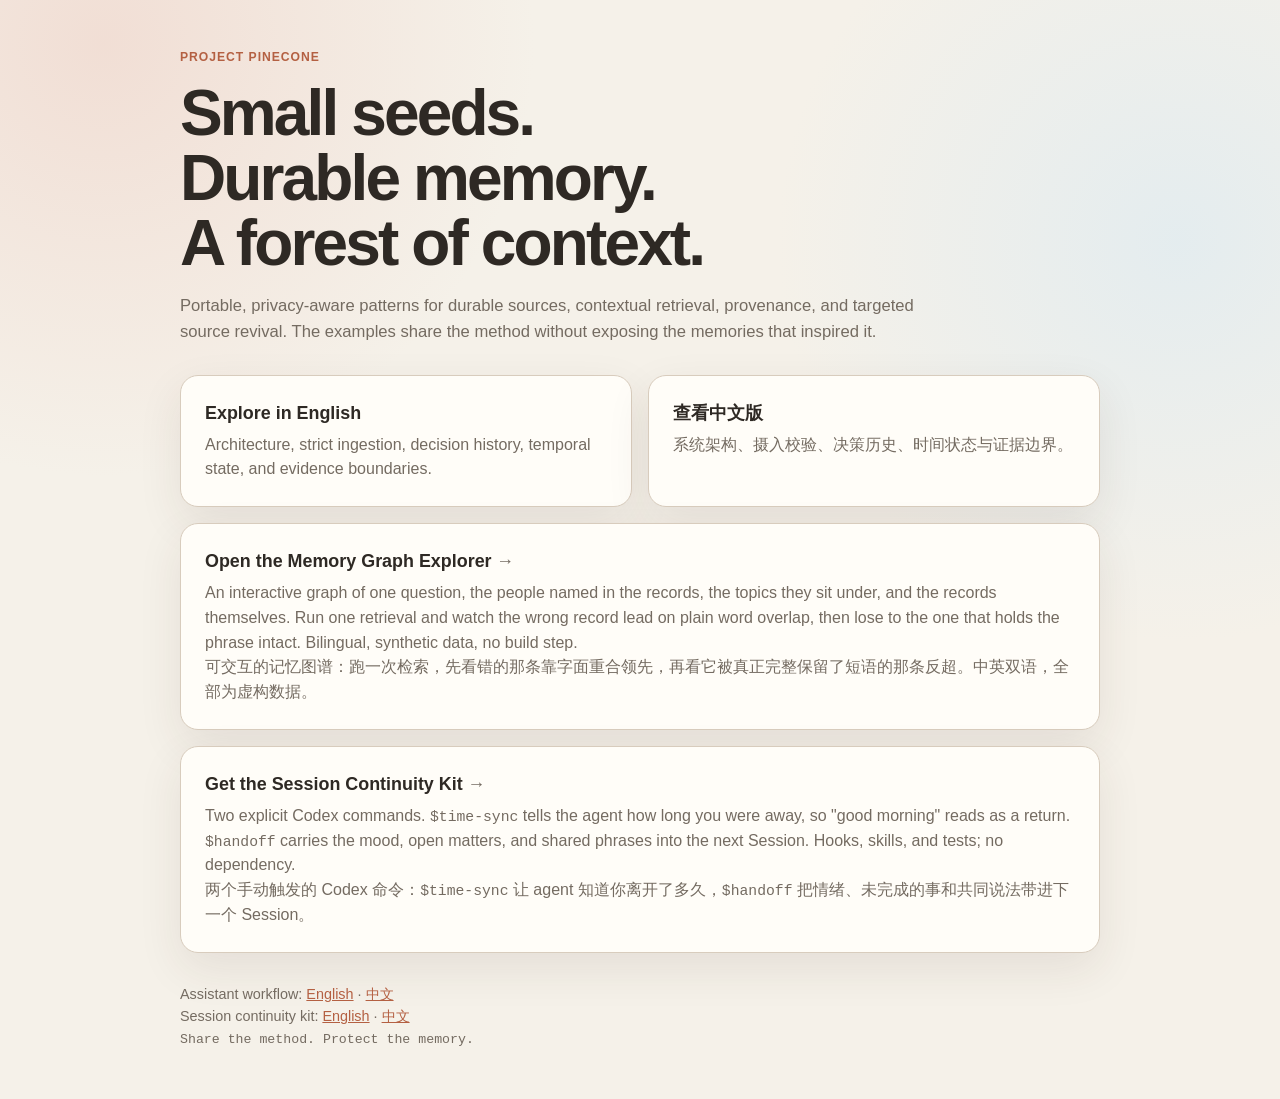
<file: index.html>
<!doctype html>
<html lang="en">
<head>
  <meta charset="utf-8">
  <meta name="viewport" content="width=device-width, initial-scale=1">
  <meta name="description" content="Project Pinecone: durable memory, contextual retrieval, and explainable recall.">
  <title>Project Pinecone</title>
  <link rel="stylesheet" href="docs/architecture.css">
</head>
<body>
  <main class="landing">
    <div class="landing-inner">
      <div class="eyebrow">Project Pinecone</div>
      <h1>Small seeds.<br>Durable memory.<br>A forest of context.</h1>
      <p>Portable, privacy-aware patterns for durable sources, contextual retrieval, provenance, and targeted source revival. The examples share the method without exposing the memories that inspired it.</p>
      <div class="choices" aria-label="Architecture languages">
        <a class="choice" href="docs/memory-system-architecture.en.html">
          <strong>Explore in English</strong>
          <span>Architecture, strict ingestion, decision history, temporal state, and evidence boundaries.</span>
        </a>
        <a class="choice" href="docs/memory-system-architecture.zh.html" lang="zh-CN">
          <strong>查看中文版</strong>
          <span>系统架构、摄入校验、决策历史、时间状态与证据边界。</span>
        </a>
      </div>
      <div class="choices single" aria-label="Interactive demo">
        <a class="choice" href="docs/memory-graph-explorer.html">
          <strong>Open the Memory Graph Explorer <span aria-hidden="true">&rarr;</span></strong>
          <span>An interactive graph of one question, the people named in the records, the topics they sit under, and the records themselves. Run one retrieval and watch the wrong record lead on plain word overlap, then lose to the one that holds the phrase intact. Bilingual, synthetic data, no build step.<br><span lang="zh-CN">可交互的记忆图谱：跑一次检索，先看错的那条靠字面重合领先，再看它被真正完整保留了短语的那条反超。中英双语，全部为虚构数据。</span></span>
        </a>
      </div>
      <div class="choices single" aria-label="Session continuity kit">
        <a class="choice" href="docs/session-continuity.en.html">
          <strong>Get the Session Continuity Kit <span aria-hidden="true">&rarr;</span></strong>
          <span>Two explicit Codex commands. <span class="mono">$time-sync</span> tells the agent how long you were away, so "good morning" reads as a return. <span class="mono">$handoff</span> carries the mood, open matters, and shared phrases into the next Session. Hooks, skills, and tests; no dependency.<br><span lang="zh-CN">两个手动触发的 Codex 命令：<span class="mono">$time-sync</span> 让 agent 知道你离开了多久，<span class="mono">$handoff</span> 把情绪、未完成的事和共同说法带进下一个 Session。</span></span>
        </a>
      </div>
      <div class="resources">
        Assistant workflow:
        <a href="docs/assistant-memory-workflow.en.md">English</a>
        ·
        <a href="docs/assistant-memory-workflow.zh.md" lang="zh-CN">中文</a>
        <br>
        Session continuity kit:
        <a href="docs/session-continuity.en.html">English</a>
        ·
        <a href="docs/session-continuity.zh.html" lang="zh-CN">中文</a>
        <br>
        <span class="mono">Share the method. Protect the memory.</span>
      </div>
    </div>
  </main>
</body>
</html>
</file>
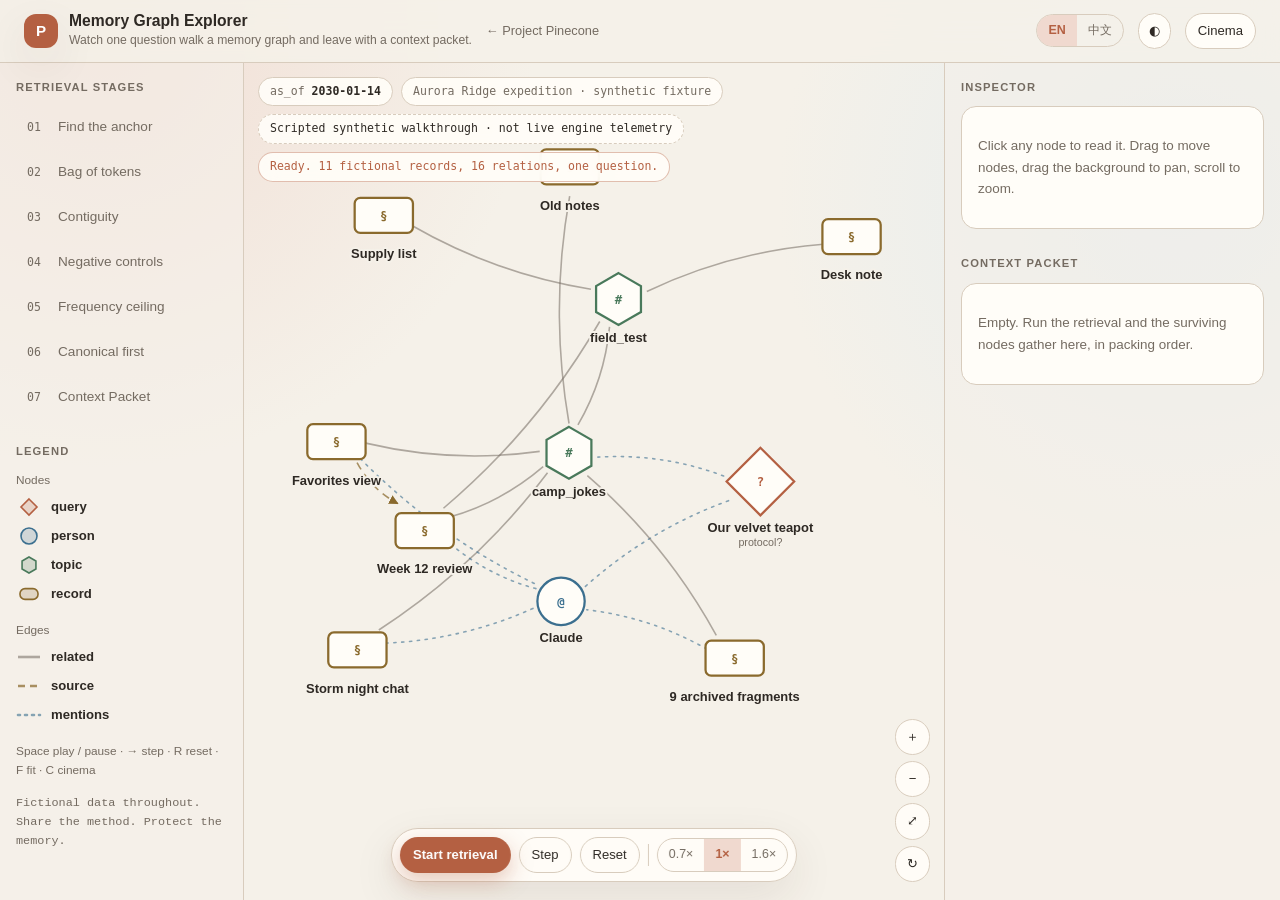
<file: docs/memory-graph-explorer.html>
<!doctype html>
<html lang="en">
<head>
  <meta charset="utf-8">
  <meta name="viewport" content="width=device-width, initial-scale=1">
  <meta name="description" content="An interactive memory graph: one question walks a graph of records, topics and people, and leaves with a context packet.">
  <title>Project Pinecone · Memory Graph Explorer</title>
  <link rel="stylesheet" href="architecture.css">
  <link rel="stylesheet" href="graph.css">
</head>
<body class="explorer">
  <div class="app">
    <header class="topbar">
      <div class="brand">
        <div class="brand-mark" aria-hidden="true">P</div>
        <div><strong id="ui-title">Memory Graph Explorer</strong><span id="ui-sub"></span></div>
      </div>
      <a class="back" href="../index.html" id="ui-back">← Project Pinecone</a>
      <div class="spacer"></div>
      <div class="seg" id="lang-seg" aria-label="Language">
        <button type="button" data-lang="en">EN</button>
        <button type="button" data-lang="zh" lang="zh-CN">中文</button>
      </div>
      <button type="button" class="btn icon" id="theme-btn" title="Light / dark" aria-label="Light or dark theme">◐</button>
      <button type="button" class="btn" id="cinema-btn" aria-pressed="false"><span id="ui-cinema">Cinema</span></button>
    </header>

    <div class="body">
      <aside class="rail" aria-label="Stages and legend">
        <div class="panel">
          <h2 class="panel-title" id="ui-stages">Retrieval stages</h2>
          <div class="stage-list" id="stage-list"></div>
        </div>
        <div class="panel">
          <h2 class="panel-title" id="ui-legend">Legend</h2>
          <div id="legend"></div>
          <p class="hint" id="ui-kbd"></p>
          <p class="hint mono" id="footer-note"></p>
        </div>
      </aside>

      <div class="stage-wrap" id="stage-wrap">
        <svg class="stage" id="stage" role="application" aria-label="Memory graph"></svg>

        <div class="overlay hud">
          <span class="chip" id="asof-chip"></span>
          <span class="chip" id="world-chip"></span>
          <span class="chip disclosure" id="demo-chip"></span>
          <span class="chip stat" id="stat-chip"></span>
        </div>

        <div class="overlay caption">
          <div class="caption-card" id="caption" role="status" aria-live="polite">
            <div class="head"><span id="cap-n">01</span><span id="cap-name"></span></div>
            <p id="cap-note"></p>
          </div>
        </div>

        <div class="overlay dock">
          <button type="button" class="btn primary" id="play"><span id="ui-play">Start retrieval</span></button>
          <button type="button" class="btn ghost" id="step"><span id="ui-step">Step</span></button>
          <button type="button" class="btn ghost" id="reset"><span id="ui-reset">Reset</span></button>
          <span class="sep" aria-hidden="true"></span>
          <div class="seg" id="speed-seg" aria-label="Speed">
            <button type="button" data-speed="0.7">0.7×</button>
            <button type="button" data-speed="1">1×</button>
            <button type="button" data-speed="1.6">1.6×</button>
          </div>
        </div>

        <div class="overlay zoomers">
          <button type="button" class="btn icon" id="zoom-in">＋</button>
          <button type="button" class="btn icon" id="zoom-out">−</button>
          <button type="button" class="btn icon" id="fit">⤢</button>
          <button type="button" class="btn icon" id="relayout">↻</button>
        </div>
      </div>

      <aside class="aside" aria-label="Inspector and context packet">
        <div class="panel">
          <h2 class="panel-title" id="ui-inspector">Inspector</h2>
          <div class="card2" id="inspector"></div>
        </div>
        <div class="panel">
          <h2 class="panel-title" id="ui-packet">Context Packet</h2>
          <div class="card2" id="packet"></div>
        </div>
      </aside>
    </div>
  </div>

  <script src="graph-data.js"></script>
  <script src="graph-explorer.js"></script>
</body>
</html>
</file>
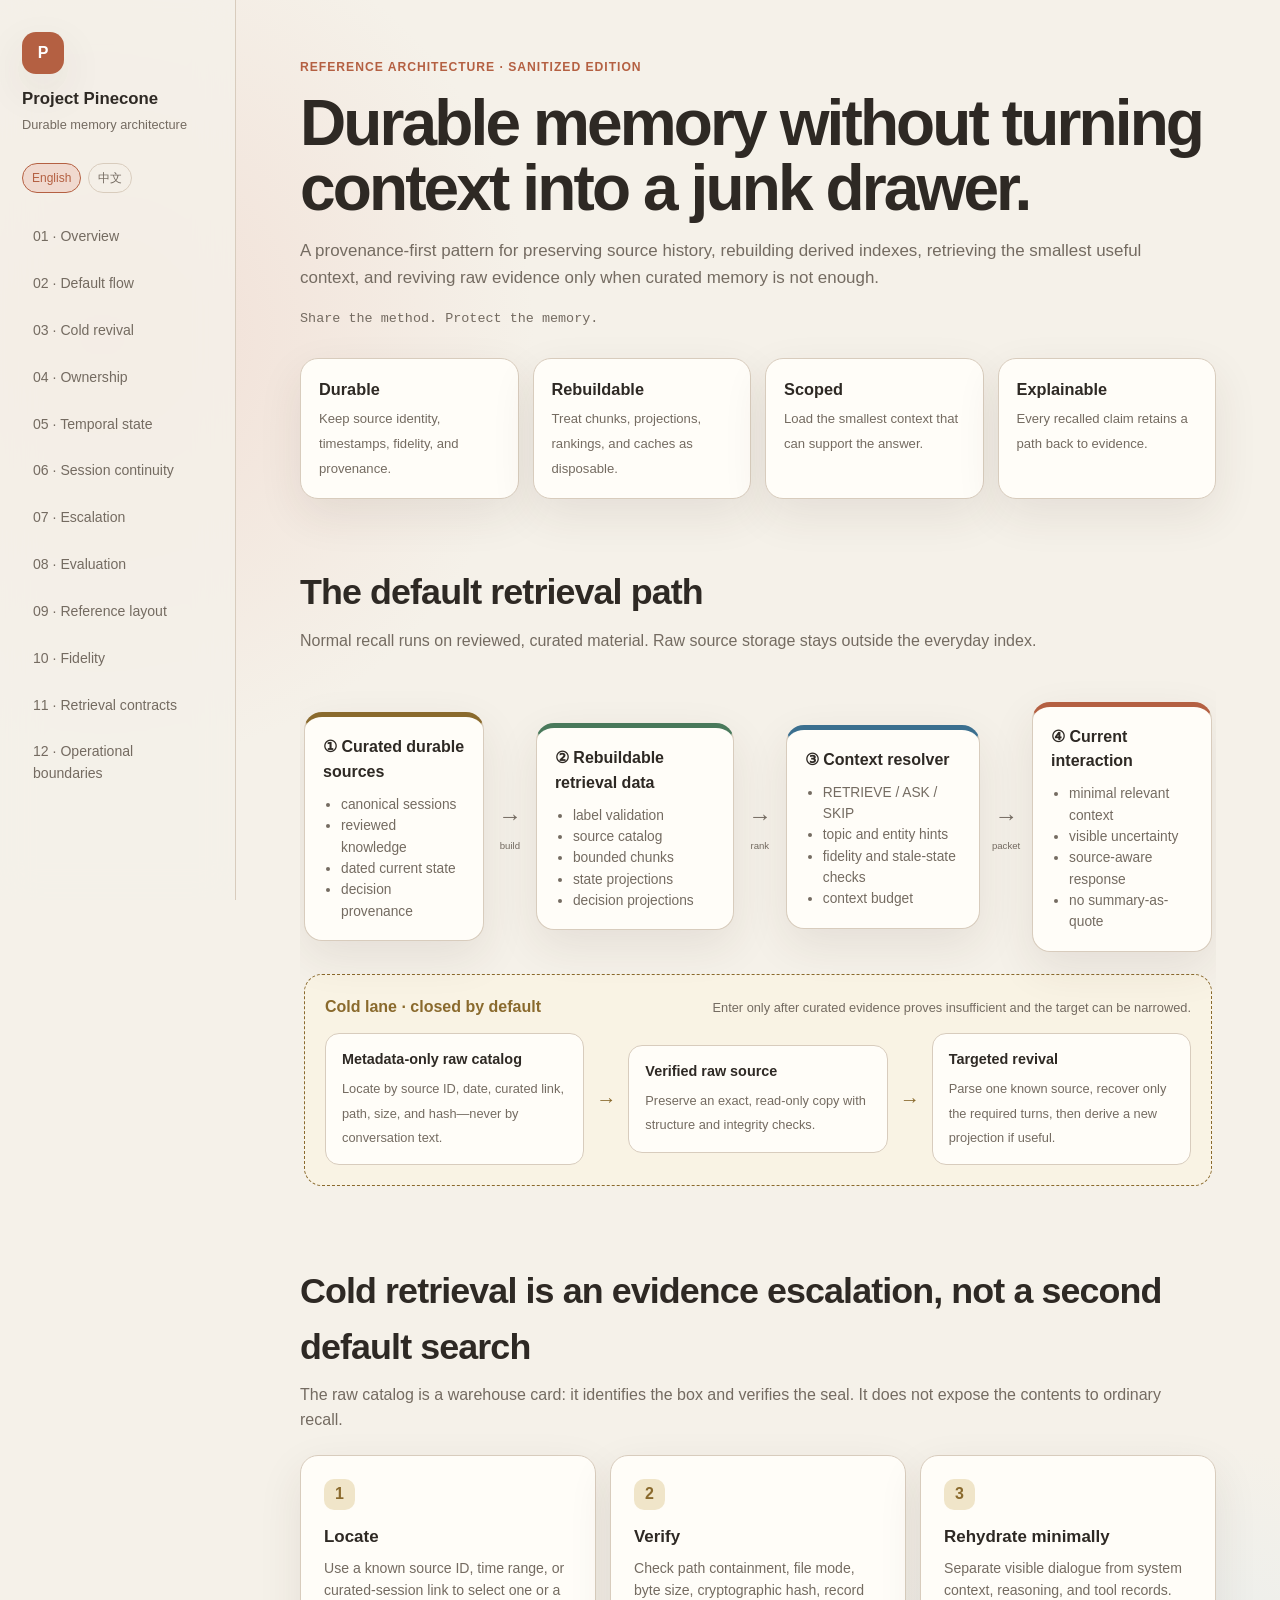
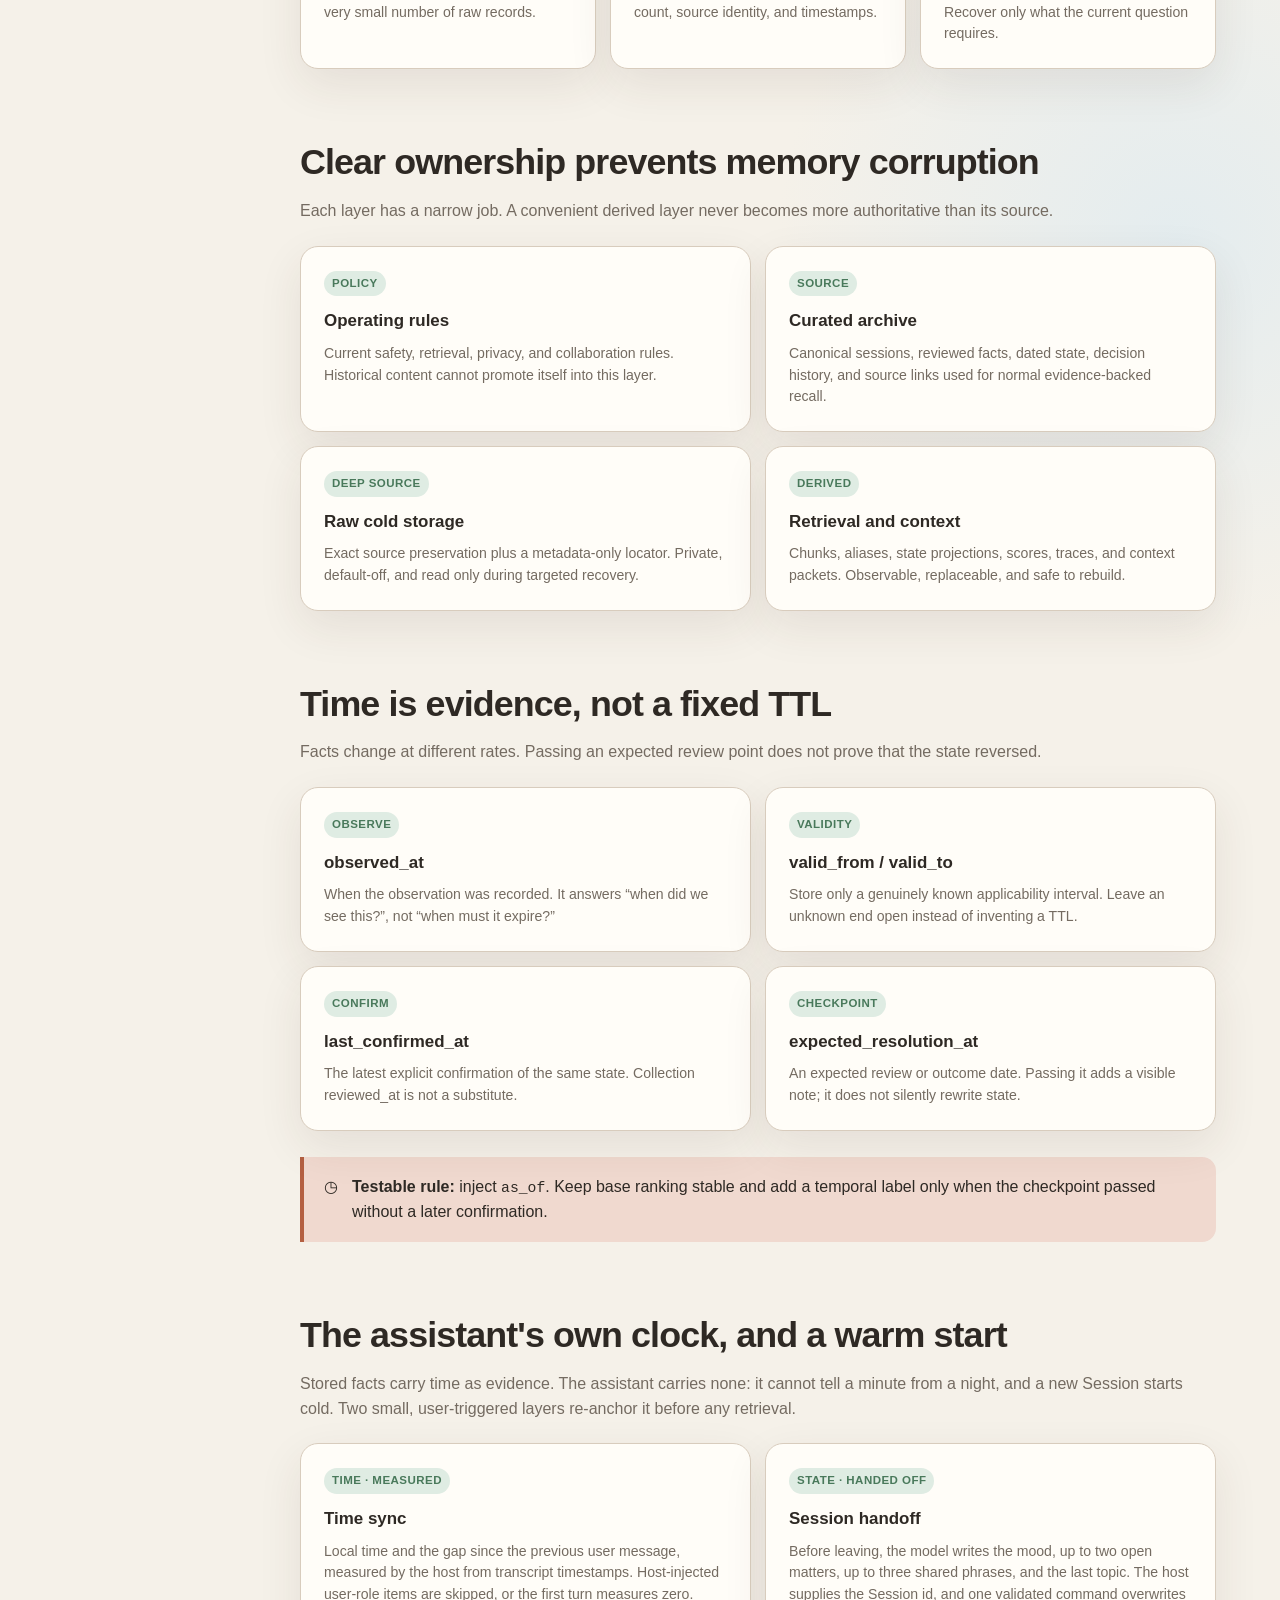
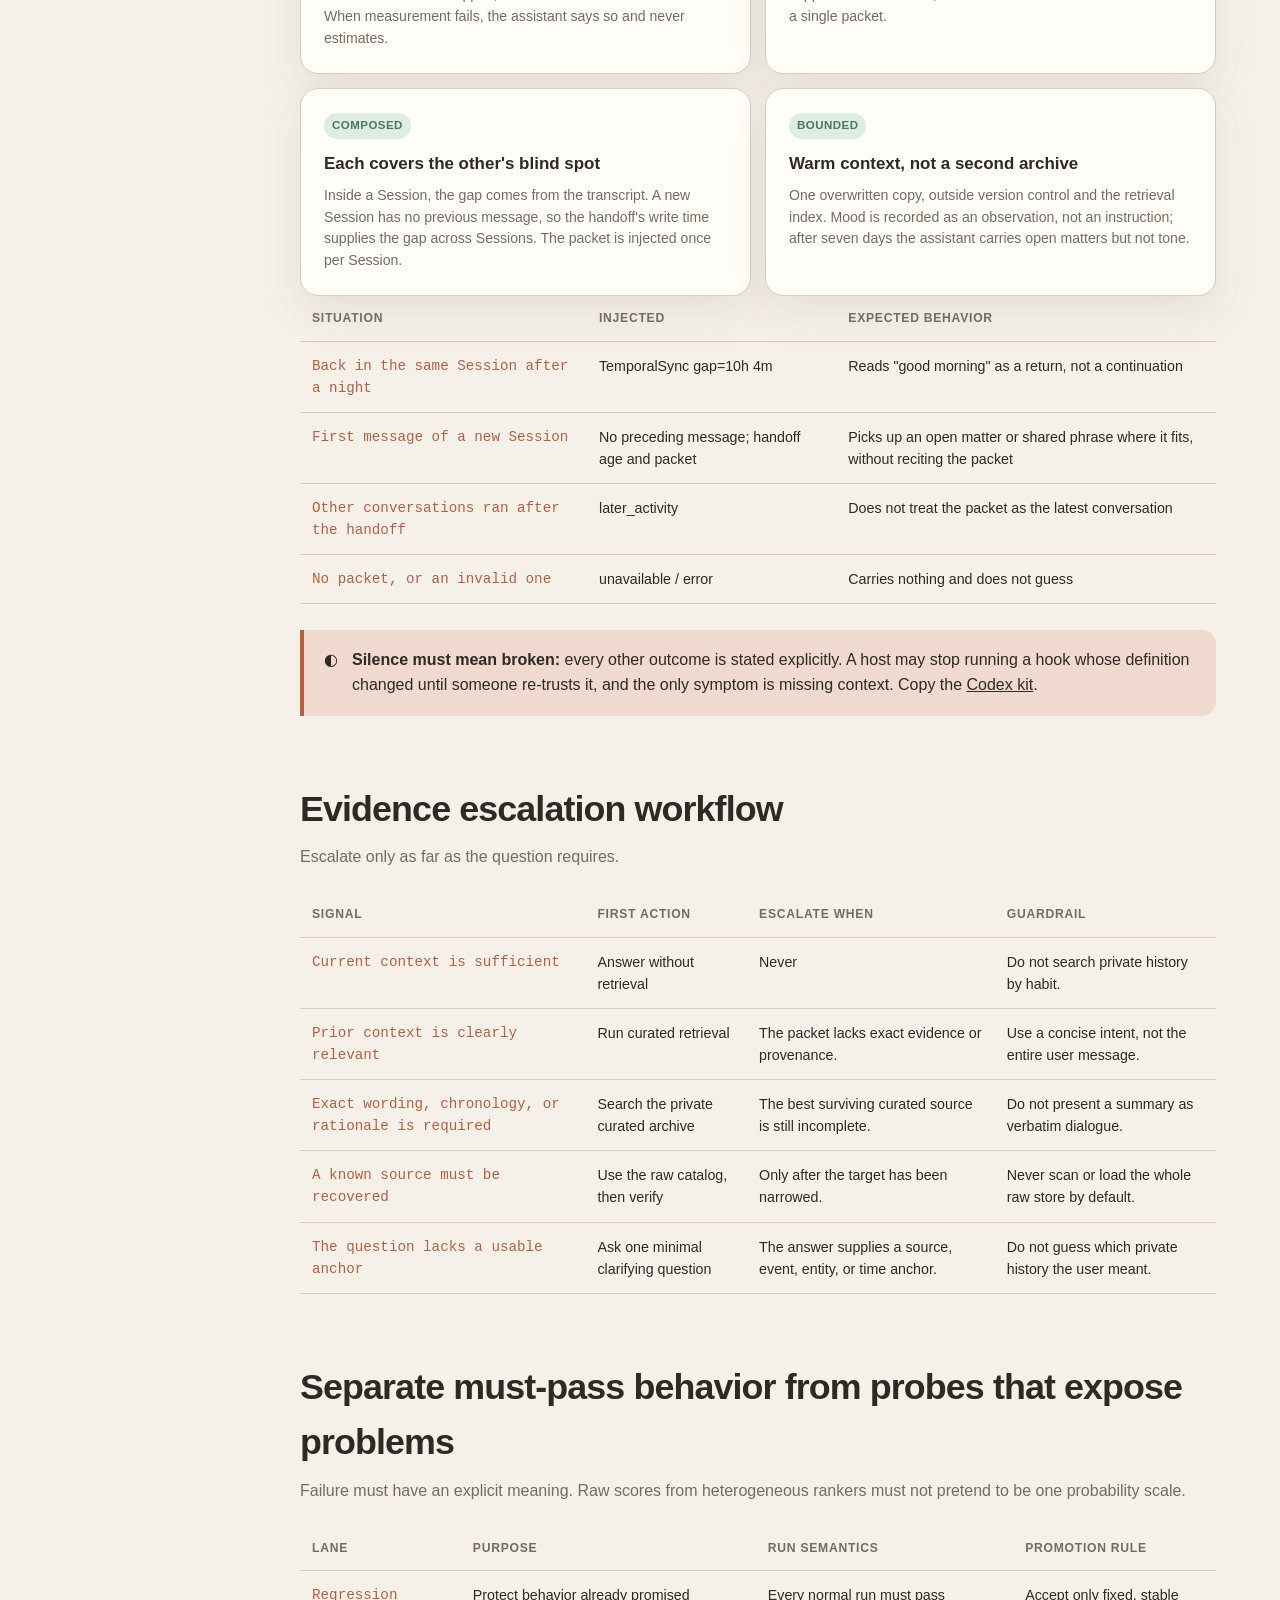
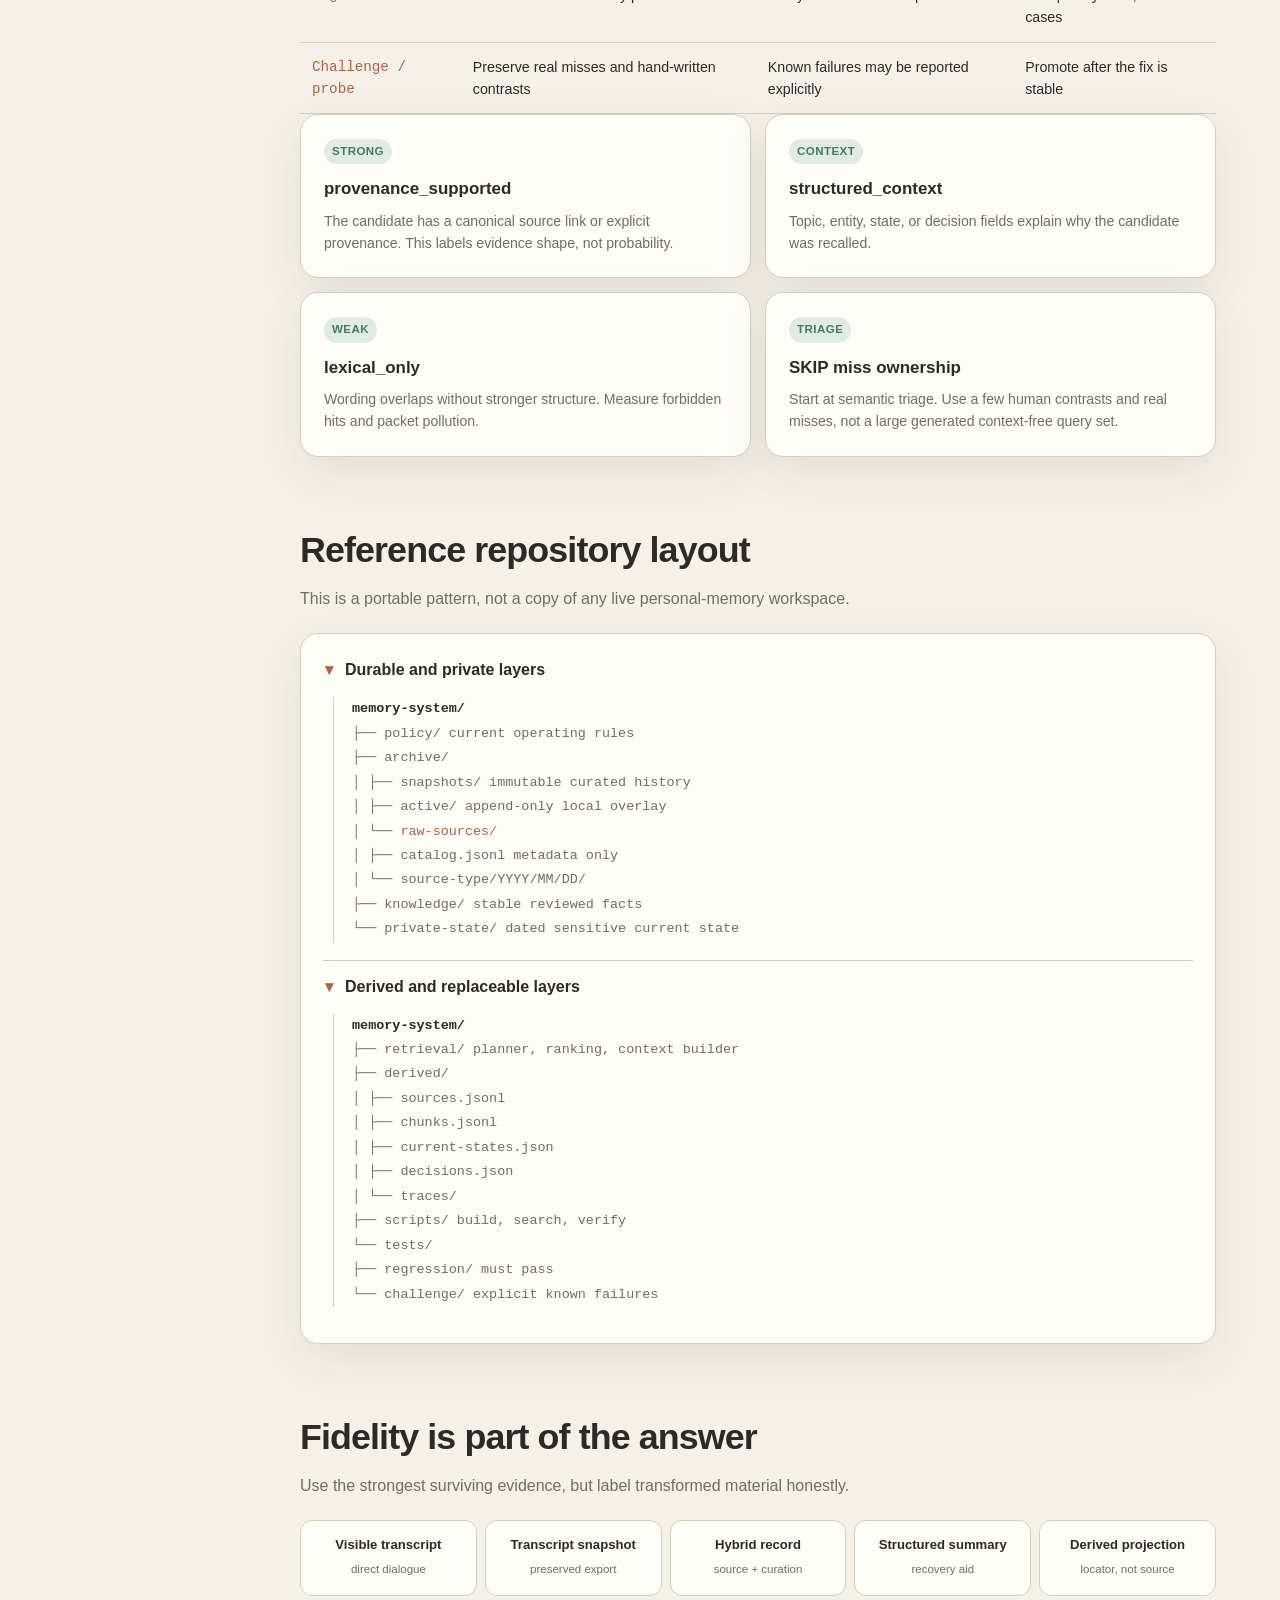
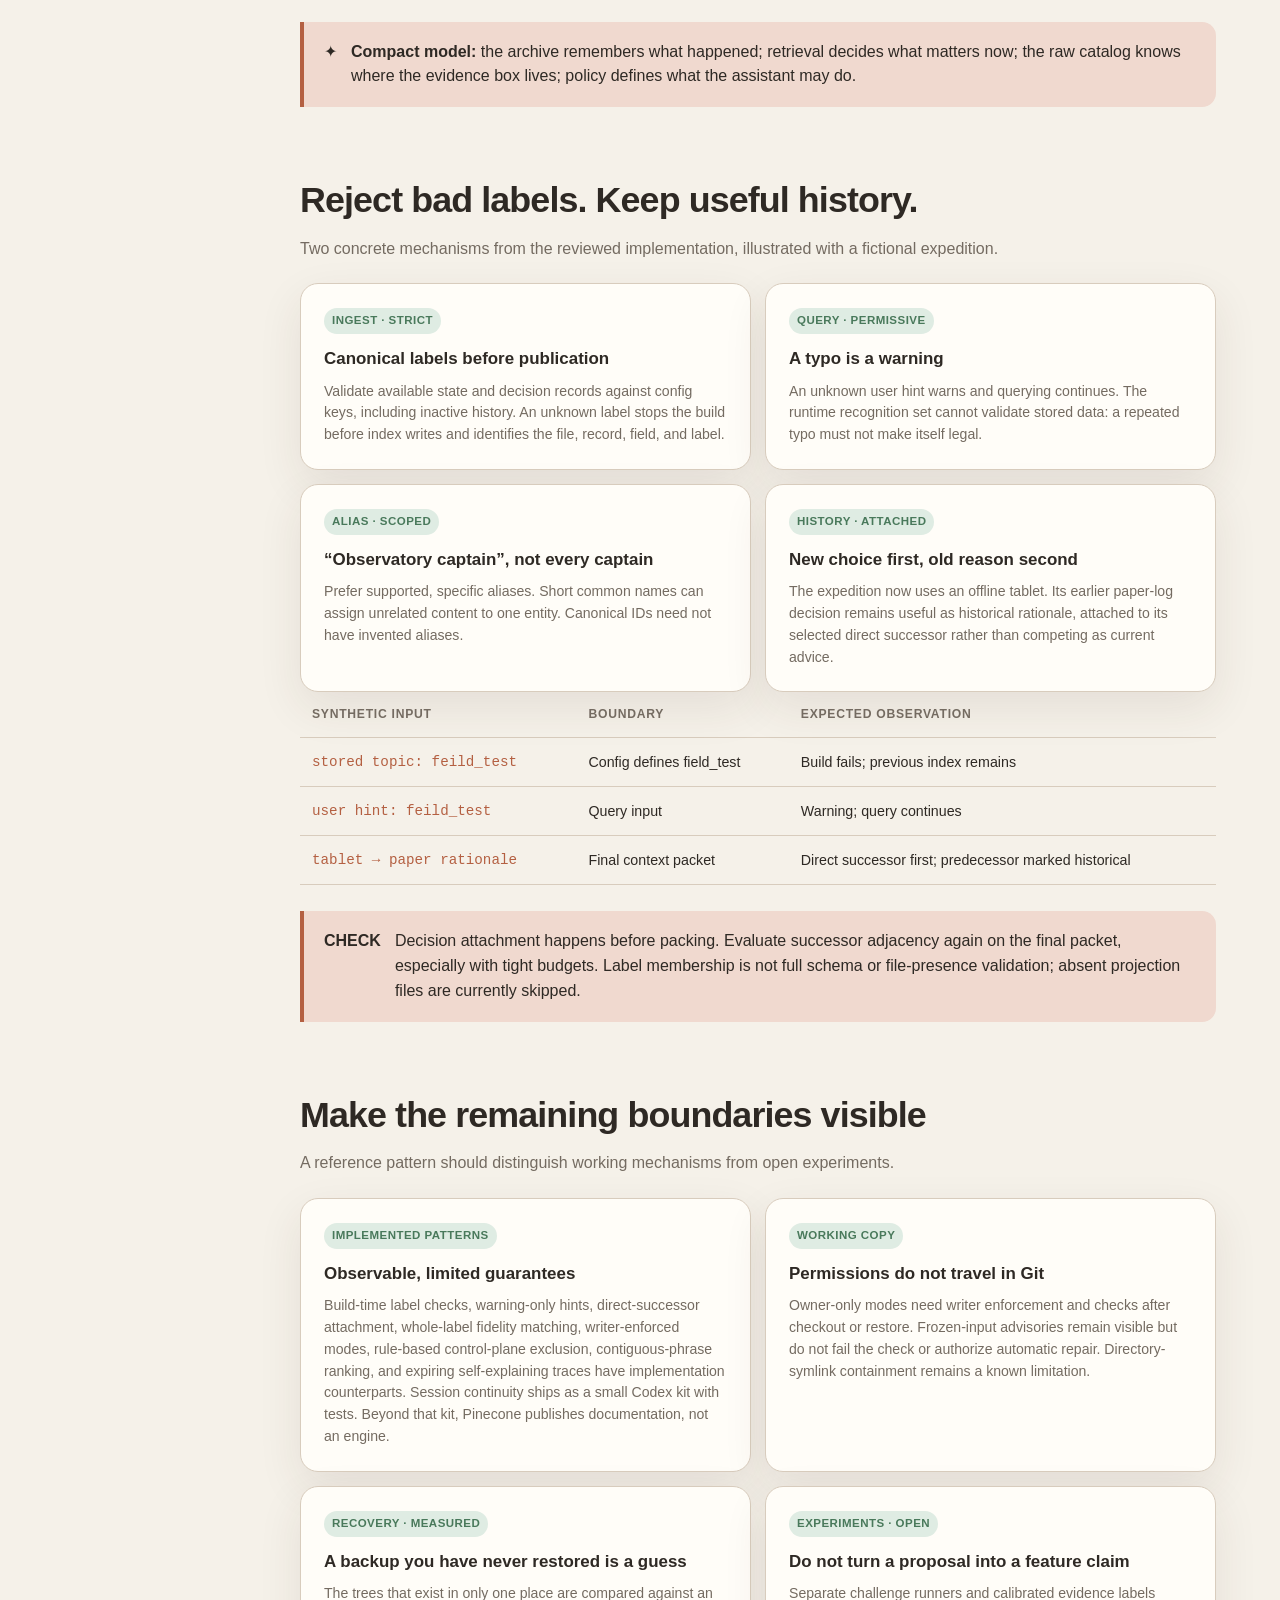
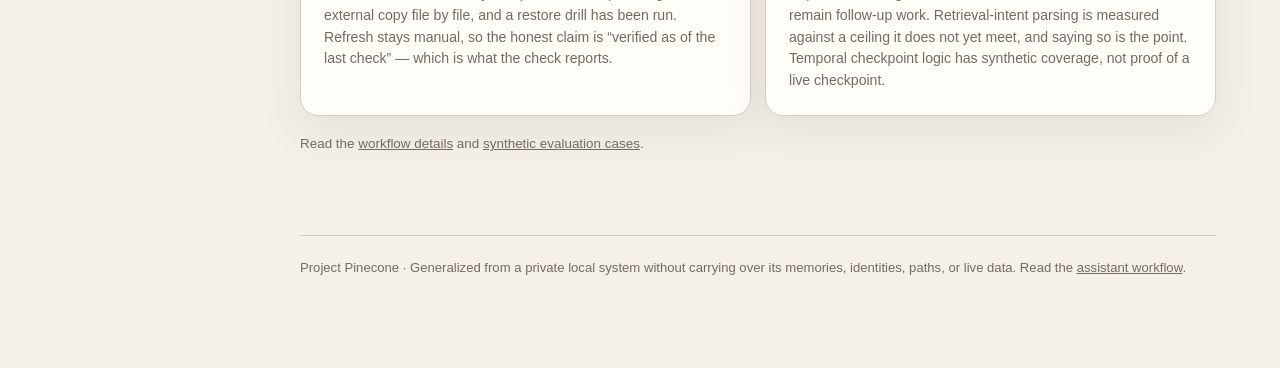
<file: docs/memory-system-architecture.en.html>
<!doctype html>
<html lang="en">
<head>
  <meta charset="utf-8">
  <meta name="viewport" content="width=device-width, initial-scale=1">
  <meta name="description" content="A provenance-first architecture for durable memory, contextual retrieval, and targeted source revival.">
  <title>Project Pinecone · Durable Memory Architecture</title>
  <link rel="stylesheet" href="architecture.css">
</head>
<body>
  <div class="shell">
    <aside class="sidebar" aria-label="Page navigation">
      <div class="brand">
        <div class="brand-mark" aria-hidden="true">P</div>
        <div><strong>Project Pinecone</strong><span>Durable memory architecture</span></div>
      </div>
      <div class="language" aria-label="Language">
        <a href="memory-system-architecture.en.html" aria-current="page">English</a>
        <a href="memory-system-architecture.zh.html" lang="zh-CN">中文</a>
      </div>
      <nav>
        <a href="#overview">01 · Overview</a>
        <a href="#flow">02 · Default flow</a>
        <a href="#revival">03 · Cold revival</a>
        <a href="#layers">04 · Ownership</a>
        <a href="#time">05 · Temporal state</a>
        <a href="#continuity">06 · Session continuity</a>
        <a href="#workflow">07 · Escalation</a>
        <a href="#evaluation">08 · Evaluation</a>
        <a href="#layout">09 · Reference layout</a>
        <a href="#fidelity">10 · Fidelity</a>
        <a href="#contracts">11 · Retrieval contracts</a>
        <a href="#boundaries">12 · Operational boundaries</a>
      </nav>
    </aside>

    <main class="main">
      <header class="hero" id="overview">
        <div class="eyebrow">Reference architecture · sanitized edition</div>
        <h1>Durable memory without turning context into a junk drawer.</h1>
        <p>A provenance-first pattern for preserving source history, rebuilding derived indexes, retrieving the smallest useful context, and reviving raw evidence only when curated memory is not enough.</p>
        <div class="tagline mono">Share the method. Protect the memory.</div>

        <div class="principles" aria-label="Core principles">
          <div class="principle"><strong>Durable</strong><span>Keep source identity, timestamps, fidelity, and provenance.</span></div>
          <div class="principle"><strong>Rebuildable</strong><span>Treat chunks, projections, rankings, and caches as disposable.</span></div>
          <div class="principle"><strong>Scoped</strong><span>Load the smallest context that can support the answer.</span></div>
          <div class="principle"><strong>Explainable</strong><span>Every recalled claim retains a path back to evidence.</span></div>
        </div>
      </header>

      <section id="flow">
        <div class="section-head">
          <h2>The default retrieval path</h2>
          <p>Normal recall runs on reviewed, curated material. Raw source storage stays outside the everyday index.</p>
        </div>
        <div class="diagram" role="img" aria-label="Curated sources flow through a rebuildable index and context resolver into the current conversation">
          <div class="flow">
            <div class="node source">
              <div class="node-title">① Curated durable sources</div>
              <ul><li>canonical sessions</li><li>reviewed knowledge</li><li>dated current state</li><li>decision provenance</li></ul>
            </div>
            <div class="arrow">→<small>build</small></div>
            <div class="node index">
              <div class="node-title">② Rebuildable retrieval data</div>
              <ul><li>label validation</li><li>source catalog</li><li>bounded chunks</li><li>state projections</li><li>decision projections</li></ul>
            </div>
            <div class="arrow">→<small>rank</small></div>
            <div class="node resolve">
              <div class="node-title">③ Context resolver</div>
              <ul><li>RETRIEVE / ASK / SKIP</li><li>topic and entity hints</li><li>fidelity and stale-state checks</li><li>context budget</li></ul>
            </div>
            <div class="arrow">→<small>packet</small></div>
            <div class="node answer">
              <div class="node-title">④ Current interaction</div>
              <ul><li>minimal relevant context</li><li>visible uncertainty</li><li>source-aware response</li><li>no summary-as-quote</li></ul>
            </div>
          </div>

          <div class="cold-lane">
            <div class="cold-label"><strong>Cold lane · closed by default</strong><span>Enter only after curated evidence proves insufficient and the target can be narrowed.</span></div>
            <div class="cold-grid">
              <div class="cold-step"><strong>Metadata-only raw catalog</strong><span>Locate by source ID, date, curated link, path, size, and hash—never by conversation text.</span></div>
              <div class="cold-arrow">→</div>
              <div class="cold-step"><strong>Verified raw source</strong><span>Preserve an exact, read-only copy with structure and integrity checks.</span></div>
              <div class="cold-arrow">→</div>
              <div class="cold-step"><strong>Targeted revival</strong><span>Parse one known source, recover only the required turns, then derive a new projection if useful.</span></div>
            </div>
          </div>
        </div>
      </section>

      <section id="revival">
        <div class="section-head">
          <h2>Cold retrieval is an evidence escalation, not a second default search</h2>
          <p>The raw catalog is a warehouse card: it identifies the box and verifies the seal. It does not expose the contents to ordinary recall.</p>
        </div>
        <div class="revival-grid">
          <article class="card revival-card">
            <div class="number">1</div>
            <h3>Locate</h3>
            <p>Use a known source ID, time range, or curated-session link to select one or a very small number of raw records.</p>
          </article>
          <article class="card revival-card">
            <div class="number">2</div>
            <h3>Verify</h3>
            <p>Check path containment, file mode, byte size, cryptographic hash, record count, source identity, and timestamps.</p>
          </article>
          <article class="card revival-card">
            <div class="number">3</div>
            <h3>Rehydrate minimally</h3>
            <p>Separate visible dialogue from system context, reasoning, and tool records. Recover only what the current question requires.</p>
          </article>
        </div>
      </section>

      <section id="layers">
        <div class="section-head">
          <h2>Clear ownership prevents memory corruption</h2>
          <p>Each layer has a narrow job. A convenient derived layer never becomes more authoritative than its source.</p>
        </div>
        <div class="layer-grid">
          <article class="card"><span class="tag">POLICY</span><h3>Operating rules</h3><p>Current safety, retrieval, privacy, and collaboration rules. Historical content cannot promote itself into this layer.</p></article>
          <article class="card"><span class="tag">SOURCE</span><h3>Curated archive</h3><p>Canonical sessions, reviewed facts, dated state, decision history, and source links used for normal evidence-backed recall.</p></article>
          <article class="card"><span class="tag">DEEP SOURCE</span><h3>Raw cold storage</h3><p>Exact source preservation plus a metadata-only locator. Private, default-off, and read only during targeted recovery.</p></article>
          <article class="card"><span class="tag">DERIVED</span><h3>Retrieval and context</h3><p>Chunks, aliases, state projections, scores, traces, and context packets. Observable, replaceable, and safe to rebuild.</p></article>
        </div>
      </section>

      <section id="time">
        <div class="section-head">
          <h2>Time is evidence, not a fixed TTL</h2>
          <p>Facts change at different rates. Passing an expected review point does not prove that the state reversed.</p>
        </div>
        <div class="layer-grid">
          <article class="card"><span class="tag">OBSERVE</span><h3>observed_at</h3><p>When the observation was recorded. It answers “when did we see this?”, not “when must it expire?”</p></article>
          <article class="card"><span class="tag">VALIDITY</span><h3>valid_from / valid_to</h3><p>Store only a genuinely known applicability interval. Leave an unknown end open instead of inventing a TTL.</p></article>
          <article class="card"><span class="tag">CONFIRM</span><h3>last_confirmed_at</h3><p>The latest explicit confirmation of the same state. Collection reviewed_at is not a substitute.</p></article>
          <article class="card"><span class="tag">CHECKPOINT</span><h3>expected_resolution_at</h3><p>An expected review or outcome date. Passing it adds a visible note; it does not silently rewrite state.</p></article>
        </div>
        <div class="callout"><div aria-hidden="true">◷</div><p><strong>Testable rule:</strong> inject <span class="mono">as_of</span>. Keep base ranking stable and add a temporal label only when the checkpoint passed without a later confirmation.</p></div>
      </section>

      <section id="continuity">
        <div class="section-head">
          <h2>The assistant's own clock, and a warm start</h2>
          <p>Stored facts carry time as evidence. The assistant carries none: it cannot tell a minute from a night, and a new Session starts cold. Two small, user-triggered layers re-anchor it before any retrieval.</p>
        </div>
        <div class="layer-grid">
          <article class="card"><span class="tag">TIME · MEASURED</span><h3>Time sync</h3><p>Local time and the gap since the previous user message, measured by the host from transcript timestamps. Host-injected user-role items are skipped, or the first turn measures zero. When measurement fails, the assistant says so and never estimates.</p></article>
          <article class="card"><span class="tag">STATE · HANDED OFF</span><h3>Session handoff</h3><p>Before leaving, the model writes the mood, up to two open matters, up to three shared phrases, and the last topic. The host supplies the Session id, and one validated command overwrites a single packet.</p></article>
          <article class="card"><span class="tag">COMPOSED</span><h3>Each covers the other's blind spot</h3><p>Inside a Session, the gap comes from the transcript. A new Session has no previous message, so the handoff's write time supplies the gap across Sessions. The packet is injected once per Session.</p></article>
          <article class="card"><span class="tag">BOUNDED</span><h3>Warm context, not a second archive</h3><p>One overwritten copy, outside version control and the retrieval index. Mood is recorded as an observation, not an instruction; after seven days the assistant carries open matters but not tone.</p></article>
        </div>
        <div class="table-wrap"><table><thead><tr><th>Situation</th><th>Injected</th><th>Expected behavior</th></tr></thead><tbody>
          <tr><td>Back in the same Session after a night</td><td>TemporalSync gap=10h 4m</td><td>Reads "good morning" as a return, not a continuation</td></tr>
          <tr><td>First message of a new Session</td><td>No preceding message; handoff age and packet</td><td>Picks up an open matter or shared phrase where it fits, without reciting the packet</td></tr>
          <tr><td>Other conversations ran after the handoff</td><td>later_activity</td><td>Does not treat the packet as the latest conversation</td></tr>
          <tr><td>No packet, or an invalid one</td><td>unavailable / error</td><td>Carries nothing and does not guess</td></tr>
        </tbody></table></div>
        <div class="callout"><div aria-hidden="true">◐</div><p><strong>Silence must mean broken:</strong> every other outcome is stated explicitly. A host may stop running a hook whose definition changed until someone re-trusts it, and the only symptom is missing context. Copy the <a href="session-continuity.en.html">Codex kit</a>.</p></div>
      </section>

      <section id="workflow">
        <div class="section-head">
          <h2>Evidence escalation workflow</h2>
          <p>Escalate only as far as the question requires.</p>
        </div>
        <div class="table-wrap">
          <table>
            <thead><tr><th>Signal</th><th>First action</th><th>Escalate when</th><th>Guardrail</th></tr></thead>
            <tbody>
              <tr><td>Current context is sufficient</td><td>Answer without retrieval</td><td>Never</td><td>Do not search private history by habit.</td></tr>
              <tr><td>Prior context is clearly relevant</td><td>Run curated retrieval</td><td>The packet lacks exact evidence or provenance.</td><td>Use a concise intent, not the entire user message.</td></tr>
              <tr><td>Exact wording, chronology, or rationale is required</td><td>Search the private curated archive</td><td>The best surviving curated source is still incomplete.</td><td>Do not present a summary as verbatim dialogue.</td></tr>
              <tr><td>A known source must be recovered</td><td>Use the raw catalog, then verify</td><td>Only after the target has been narrowed.</td><td>Never scan or load the whole raw store by default.</td></tr>
              <tr><td>The question lacks a usable anchor</td><td>Ask one minimal clarifying question</td><td>The answer supplies a source, event, entity, or time anchor.</td><td>Do not guess which private history the user meant.</td></tr>
            </tbody>
          </table>
        </div>
      </section>

      <section id="evaluation">
        <div class="section-head">
          <h2>Separate must-pass behavior from probes that expose problems</h2>
          <p>Failure must have an explicit meaning. Raw scores from heterogeneous rankers must not pretend to be one probability scale.</p>
        </div>
        <div class="table-wrap">
          <table>
            <thead><tr><th>Lane</th><th>Purpose</th><th>Run semantics</th><th>Promotion rule</th></tr></thead>
            <tbody>
              <tr><td>Regression</td><td>Protect behavior already promised</td><td>Every normal run must pass</td><td>Accept only fixed, stable cases</td></tr>
              <tr><td>Challenge / probe</td><td>Preserve real misses and hand-written contrasts</td><td>Known failures may be reported explicitly</td><td>Promote after the fix is stable</td></tr>
            </tbody>
          </table>
        </div>
        <div class="layer-grid">
          <article class="card"><span class="tag">STRONG</span><h3>provenance_supported</h3><p>The candidate has a canonical source link or explicit provenance. This labels evidence shape, not probability.</p></article>
          <article class="card"><span class="tag">CONTEXT</span><h3>structured_context</h3><p>Topic, entity, state, or decision fields explain why the candidate was recalled.</p></article>
          <article class="card"><span class="tag">WEAK</span><h3>lexical_only</h3><p>Wording overlaps without stronger structure. Measure forbidden hits and packet pollution.</p></article>
          <article class="card"><span class="tag">TRIAGE</span><h3>SKIP miss ownership</h3><p>Start at semantic triage. Use a few human contrasts and real misses, not a large generated context-free query set.</p></article>
        </div>
      </section>

      <section id="layout">
        <div class="section-head">
          <h2>Reference repository layout</h2>
          <p>This is a portable pattern, not a copy of any live personal-memory workspace.</p>
        </div>
        <div class="tree-wrap">
          <details open>
            <summary>Durable and private layers</summary>
            <div class="tree"><b>memory-system/</b><br>├── policy/ <span>current operating rules</span><br>├── archive/<br>│   ├── snapshots/ <span>immutable curated history</span><br>│   ├── active/ <span>append-only local overlay</span><br>│   └── <em>raw-sources/</em><br>│       ├── catalog.jsonl <span>metadata only</span><br>│       └── source-type/YYYY/MM/DD/<br>├── knowledge/ <span>stable reviewed facts</span><br>└── private-state/ <span>dated sensitive current state</span></div>
          </details>
          <details open>
            <summary>Derived and replaceable layers</summary>
            <div class="tree"><b>memory-system/</b><br>├── retrieval/ <span>planner, ranking, context builder</span><br>├── derived/<br>│   ├── sources.jsonl<br>│   ├── chunks.jsonl<br>│   ├── current-states.json<br>│   ├── decisions.json<br>│   └── traces/<br>├── scripts/ <span>build, search, verify</span><br>└── tests/<br>    ├── regression/ <span>must pass</span><br>    └── challenge/ <span>explicit known failures</span></div>
          </details>
        </div>
      </section>

      <section id="fidelity">
        <div class="section-head">
          <h2>Fidelity is part of the answer</h2>
          <p>Use the strongest surviving evidence, but label transformed material honestly.</p>
        </div>
        <div class="ladder" aria-label="Evidence fidelity ladder from strongest to weakest">
          <div class="rung"><strong>Visible transcript</strong><span>direct dialogue</span></div>
          <div class="rung"><strong>Transcript snapshot</strong><span>preserved export</span></div>
          <div class="rung"><strong>Hybrid record</strong><span>source + curation</span></div>
          <div class="rung"><strong>Structured summary</strong><span>recovery aid</span></div>
          <div class="rung"><strong>Derived projection</strong><span>locator, not source</span></div>
        </div>
        <div class="callout"><div aria-hidden="true">✦</div><p><strong>Compact model:</strong> the archive remembers what happened; retrieval decides what matters now; the raw catalog knows where the evidence box lives; policy defines what the assistant may do.</p></div>
      </section>


      <section id="contracts">
        <div class="section-head"><h2>Reject bad labels. Keep useful history.</h2><p>Two concrete mechanisms from the reviewed implementation, illustrated with a fictional expedition.</p></div>
        <div class="layer-grid">
          <article class="card"><span class="tag">INGEST · STRICT</span><h3>Canonical labels before publication</h3><p>Validate available state and decision records against config keys, including inactive history. An unknown label stops the build before index writes and identifies the file, record, field, and label.</p></article>
          <article class="card"><span class="tag">QUERY · PERMISSIVE</span><h3>A typo is a warning</h3><p>An unknown user hint warns and querying continues. The runtime recognition set cannot validate stored data: a repeated typo must not make itself legal.</p></article>
          <article class="card"><span class="tag">ALIAS · SCOPED</span><h3>“Observatory captain”, not every captain</h3><p>Prefer supported, specific aliases. Short common names can assign unrelated content to one entity. Canonical IDs need not have invented aliases.</p></article>
          <article class="card"><span class="tag">HISTORY · ATTACHED</span><h3>New choice first, old reason second</h3><p>The expedition now uses an offline tablet. Its earlier paper-log decision remains useful as historical rationale, attached to its selected direct successor rather than competing as current advice.</p></article>
        </div>
        <div class="table-wrap"><table><thead><tr><th>Synthetic input</th><th>Boundary</th><th>Expected observation</th></tr></thead><tbody>
          <tr><td>stored topic: feild_test</td><td>Config defines field_test</td><td>Build fails; previous index remains</td></tr>
          <tr><td>user hint: feild_test</td><td>Query input</td><td>Warning; query continues</td></tr>
          <tr><td>tablet → paper rationale</td><td>Final context packet</td><td>Direct successor first; predecessor marked historical</td></tr>
        </tbody></table></div>
        <div class="callout"><strong>CHECK</strong><p>Decision attachment happens before packing. Evaluate successor adjacency again on the final packet, especially with tight budgets. Label membership is not full schema or file-presence validation; absent projection files are currently skipped.</p></div>
      </section>
      <section id="boundaries">
        <div class="section-head"><h2>Make the remaining boundaries visible</h2><p>A reference pattern should distinguish working mechanisms from open experiments.</p></div>
        <div class="layer-grid">
          <article class="card"><span class="tag">IMPLEMENTED PATTERNS</span><h3>Observable, limited guarantees</h3><p>Build-time label checks, warning-only hints, direct-successor attachment, whole-label fidelity matching, writer-enforced modes, rule-based control-plane exclusion, contiguous-phrase ranking, and expiring self-explaining traces have implementation counterparts. Session continuity ships as a small Codex kit with tests. Beyond that kit, Pinecone publishes documentation, not an engine.</p></article>
          <article class="card"><span class="tag">WORKING COPY</span><h3>Permissions do not travel in Git</h3><p>Owner-only modes need writer enforcement and checks after checkout or restore. Frozen-input advisories remain visible but do not fail the check or authorize automatic repair. Directory-symlink containment remains a known limitation.</p></article>
          <article class="card"><span class="tag">RECOVERY · MEASURED</span><h3>A backup you have never restored is a guess</h3><p>The trees that exist in only one place are compared against an external copy file by file, and a restore drill has been run. Refresh stays manual, so the honest claim is “verified as of the last check” — which is what the check reports.</p></article>
          <article class="card"><span class="tag">EXPERIMENTS · OPEN</span><h3>Do not turn a proposal into a feature claim</h3><p>Separate challenge runners and calibrated evidence labels remain follow-up work. Retrieval-intent parsing is measured against a ceiling it does not yet meet, and saying so is the point. Temporal checkpoint logic has synthetic coverage, not proof of a live checkpoint.</p></article>
        </div>
        <p class="tagline">Read the <a href="assistant-memory-workflow.en.md">workflow details</a> and <a href="../DRAFT.md#third-candidate-evaluation-strict-data-permissive-input">synthetic evaluation cases</a>.</p>
      </section>

      <footer class="footer">Project Pinecone · Generalized from a private local system without carrying over its memories, identities, paths, or live data. Read the <a href="assistant-memory-workflow.en.md">assistant workflow</a>.</footer>
    </main>
  </div>
</body>
</html>
</file>
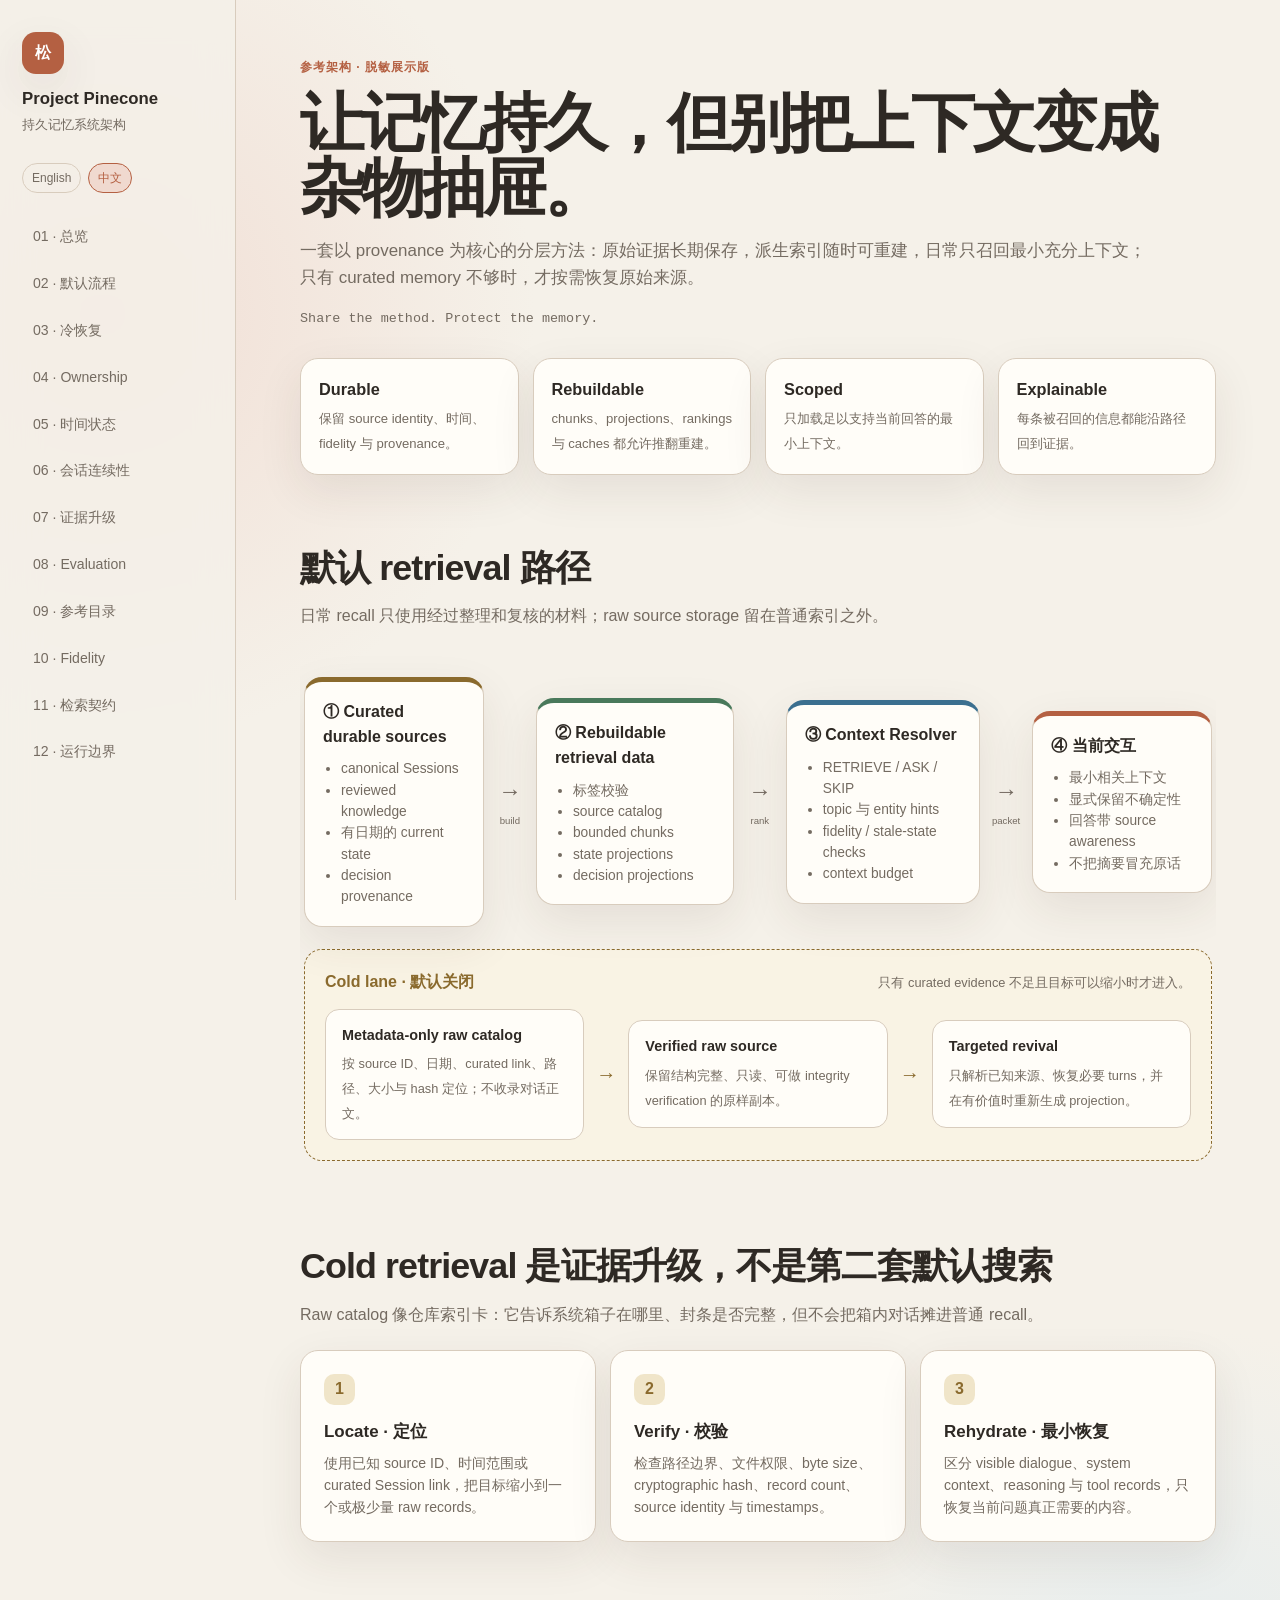
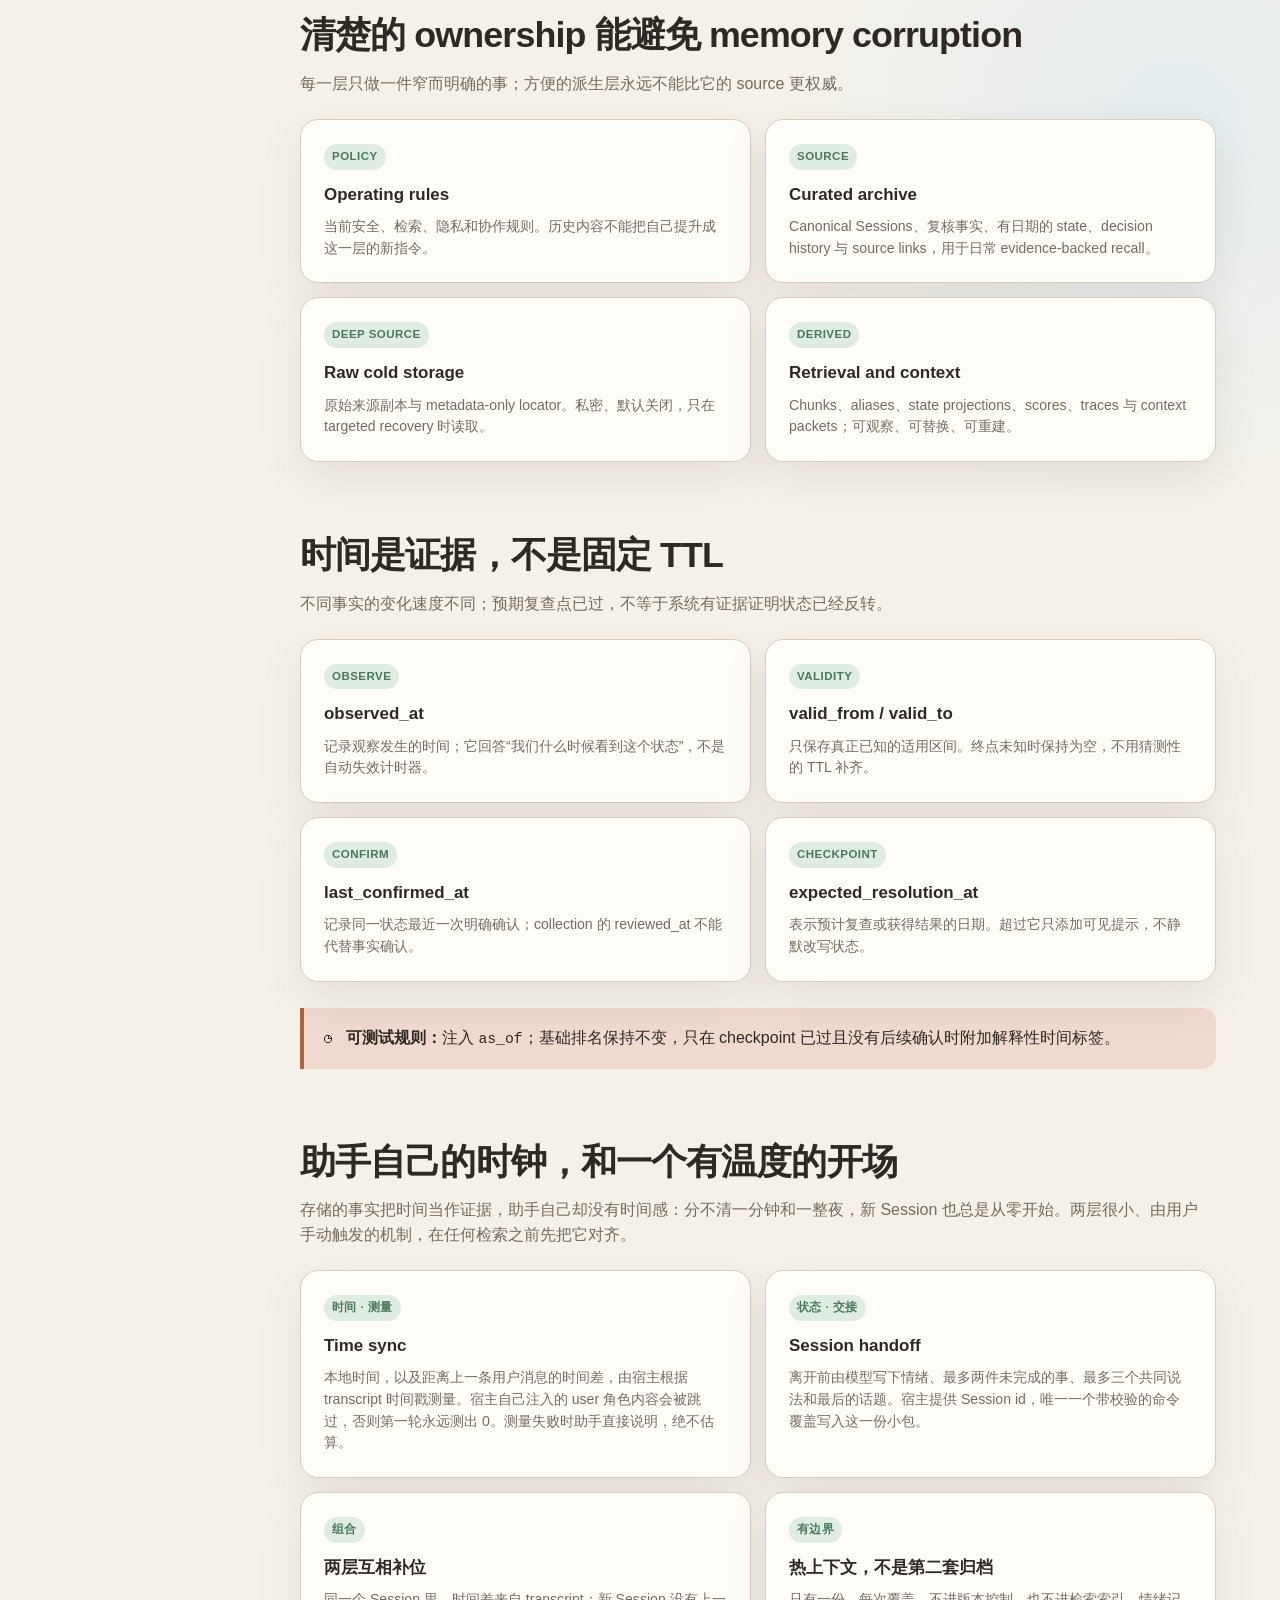
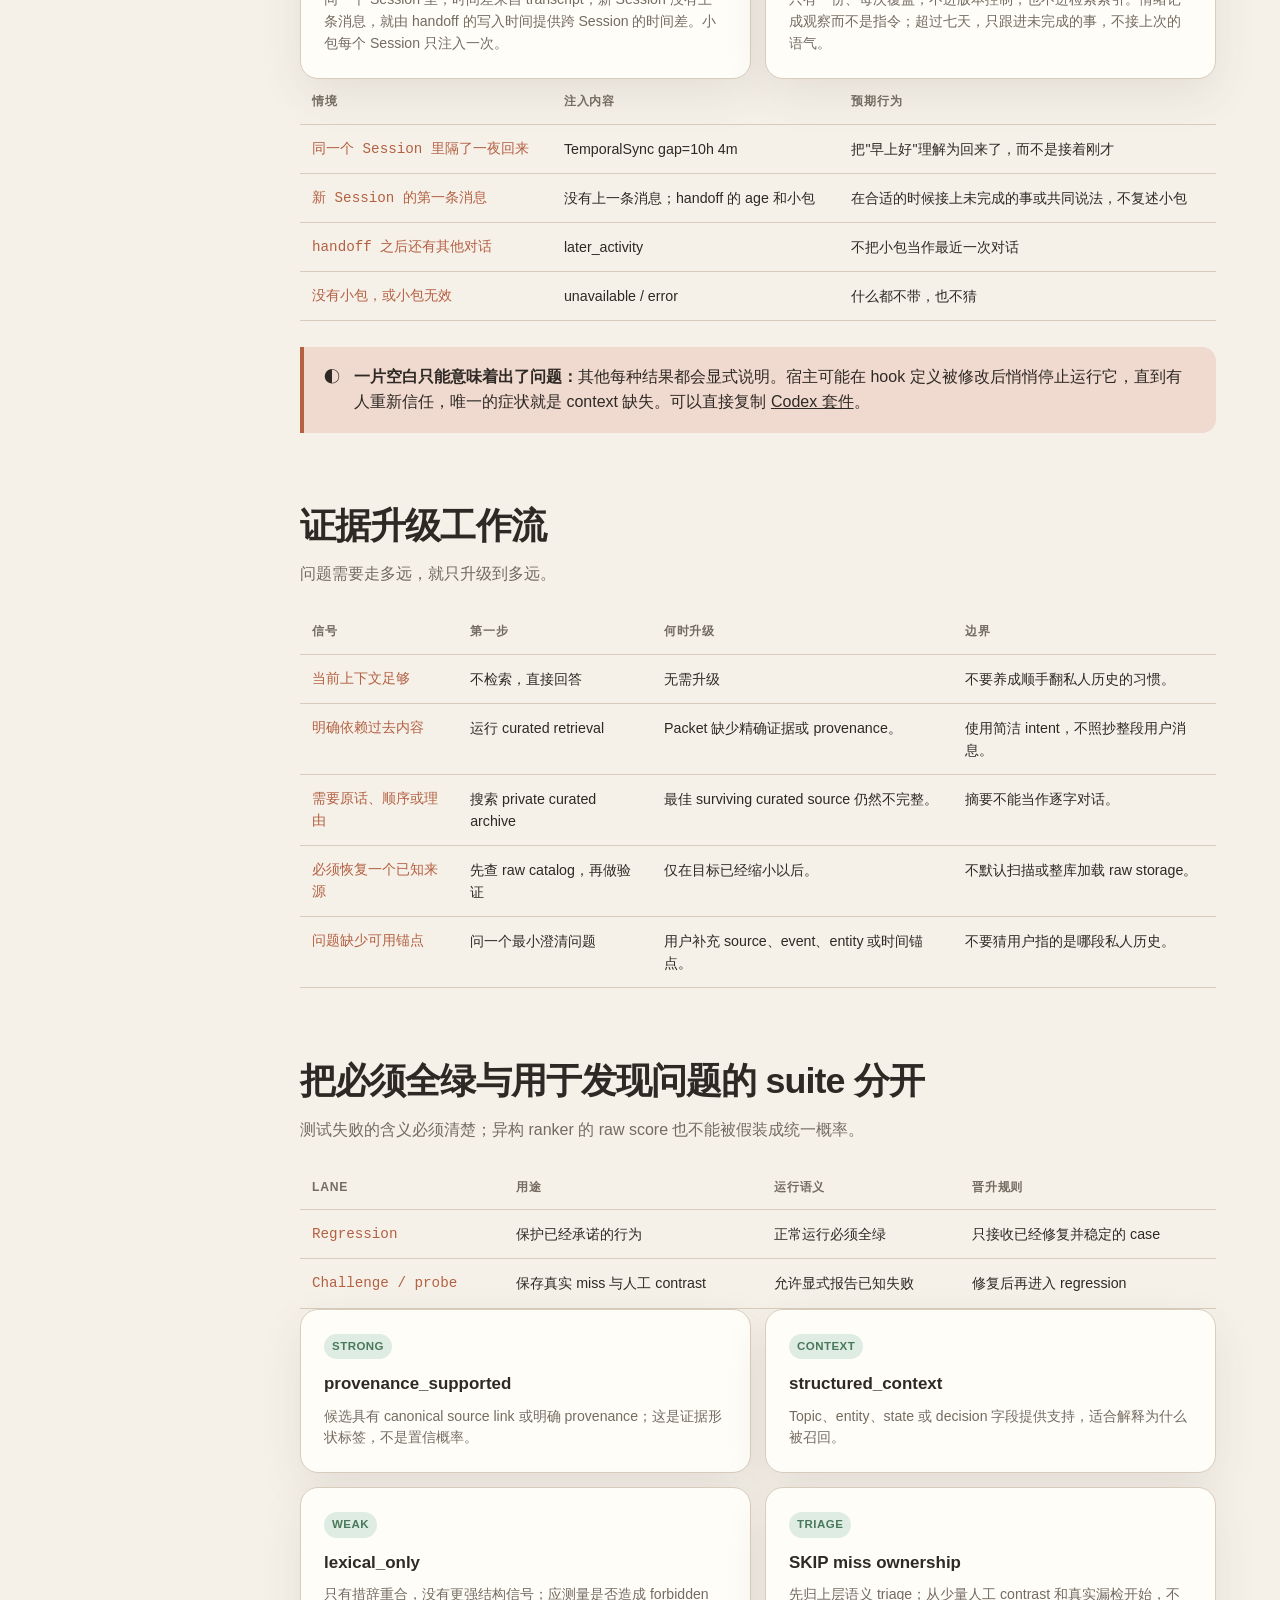
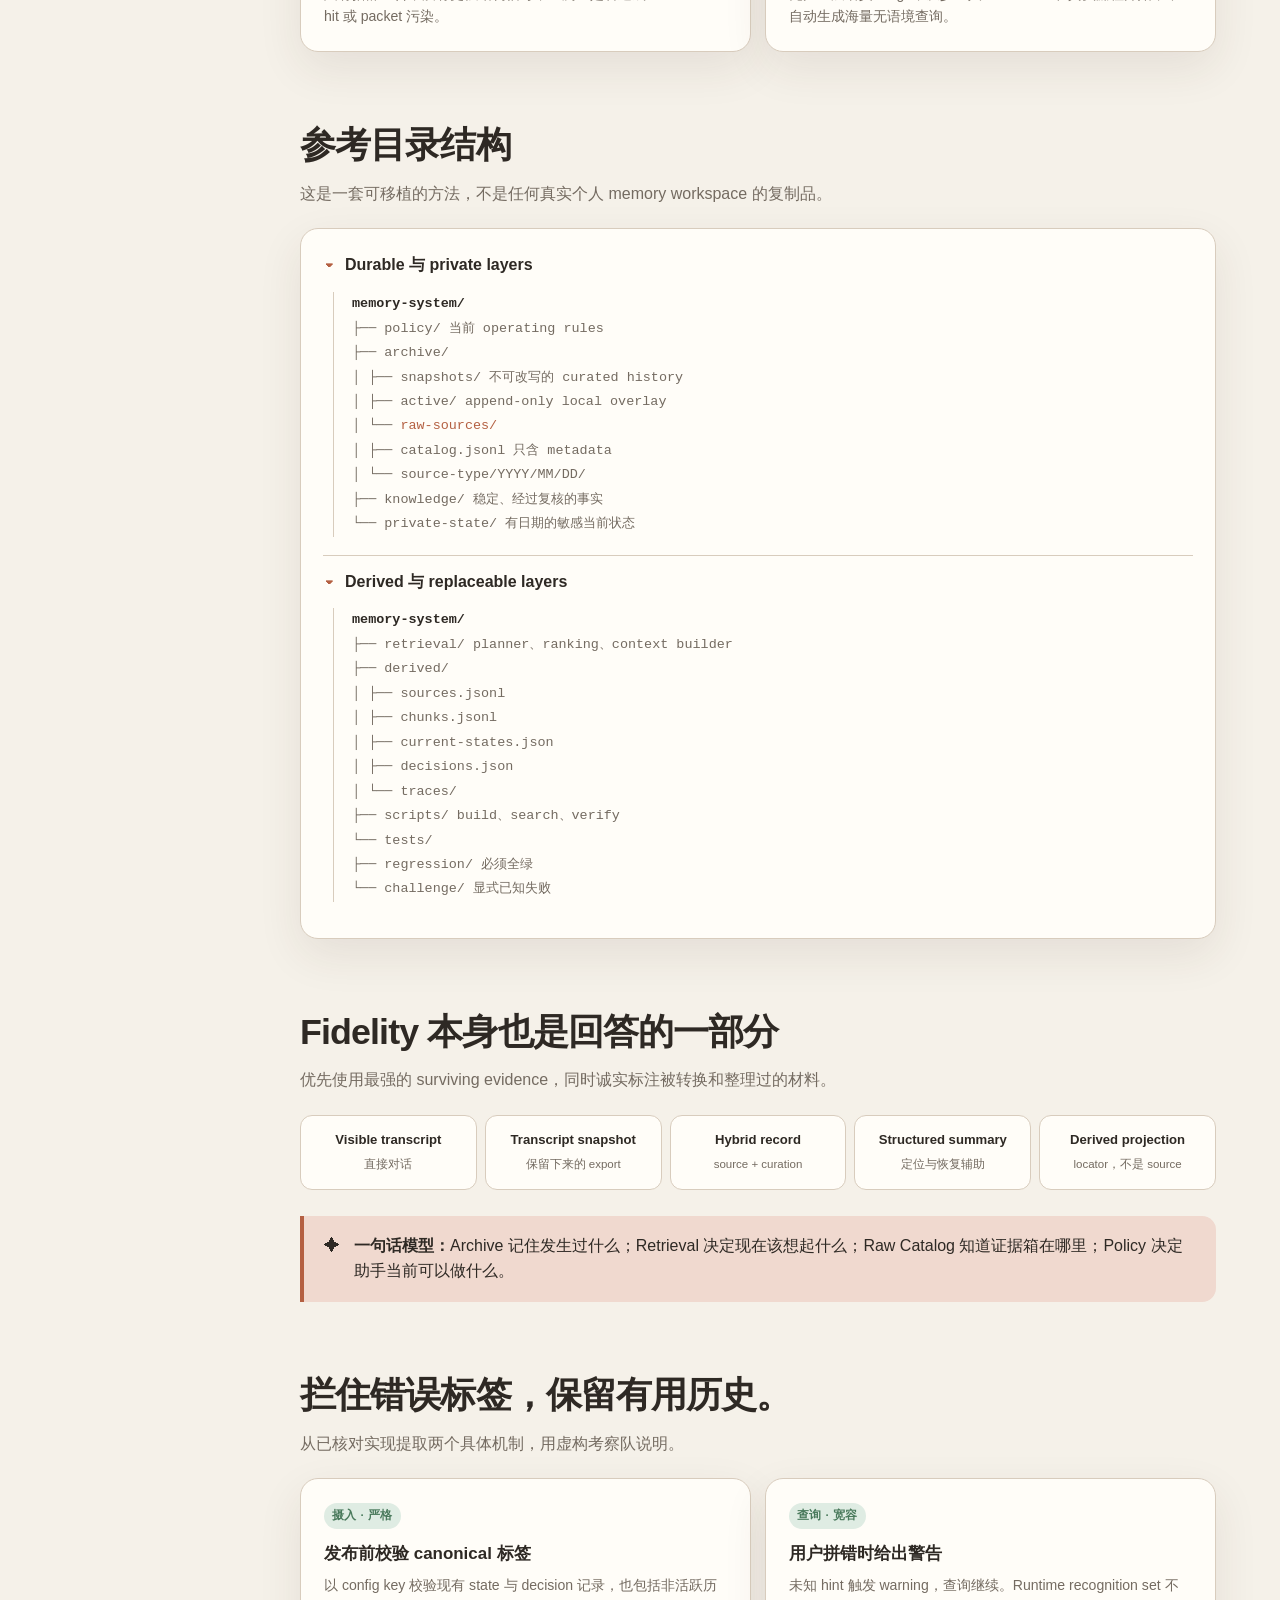
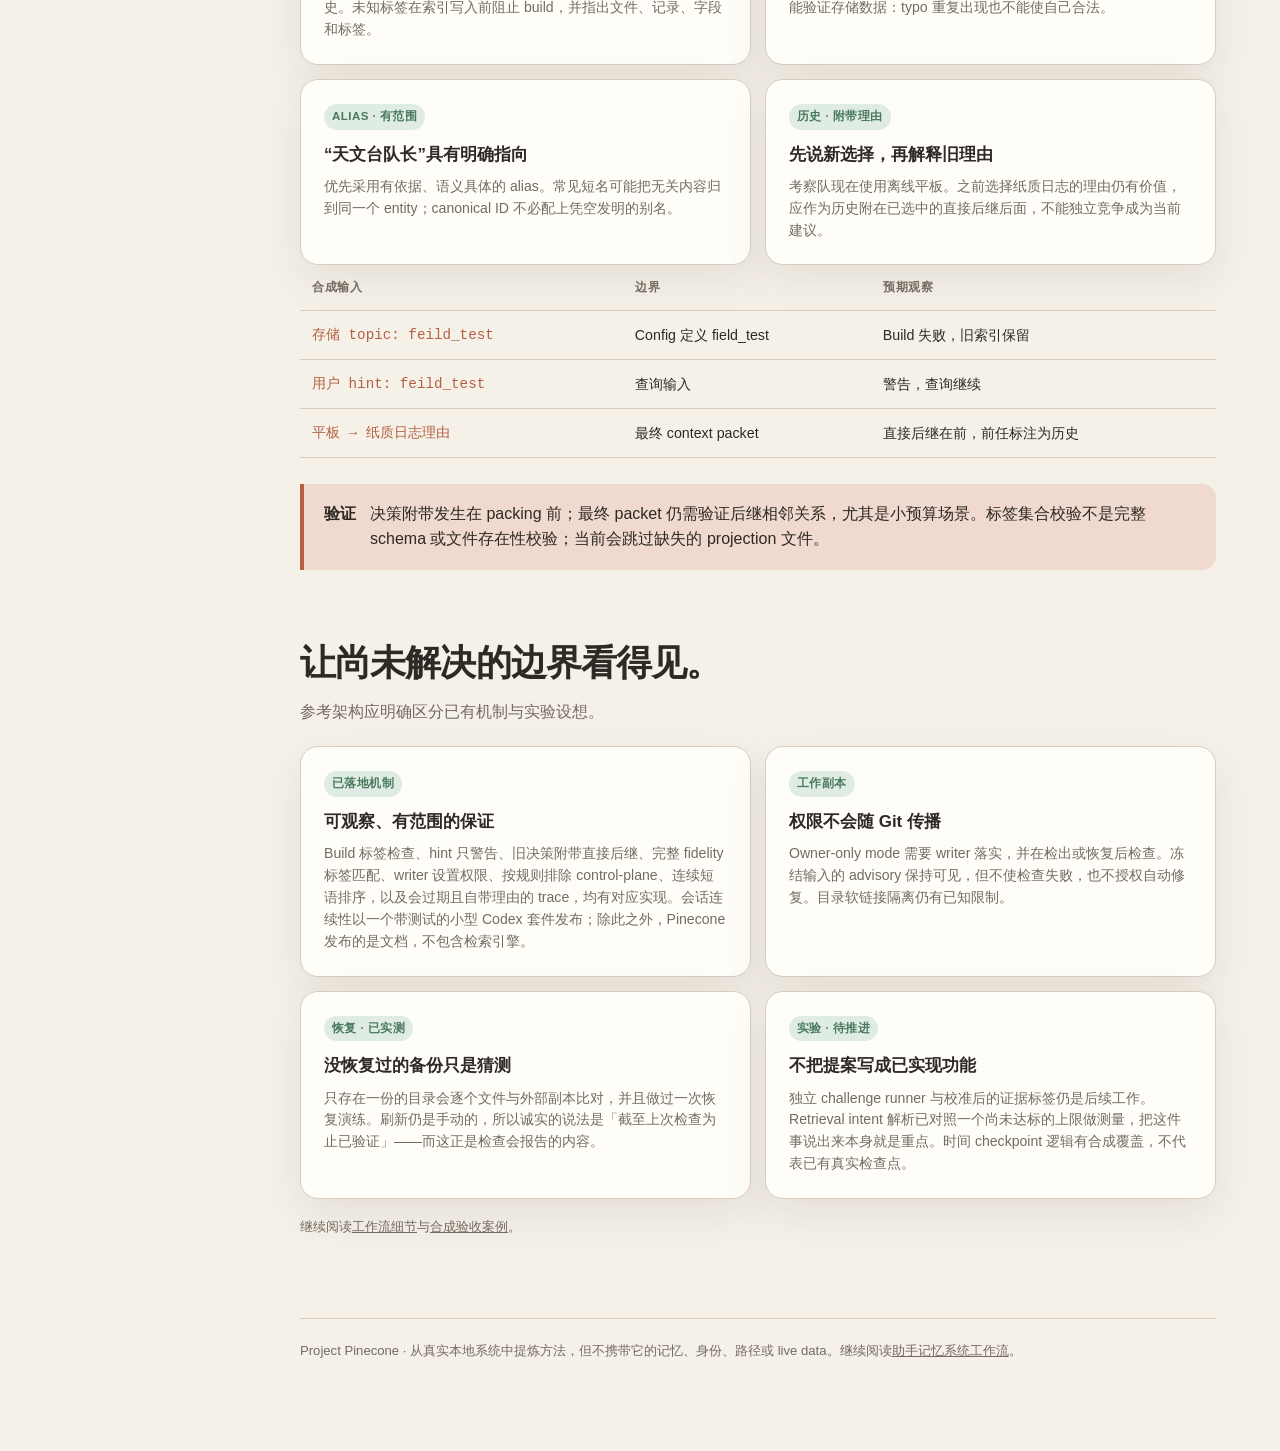
<file: docs/memory-system-architecture.zh.html>
<!doctype html>
<html lang="zh-CN">
<head>
  <meta charset="utf-8">
  <meta name="viewport" content="width=device-width, initial-scale=1">
  <meta name="description" content="一套以 provenance 为核心，兼顾持久记忆、上下文检索与按需原始证据恢复的参考架构。">
  <title>Project Pinecone · 持久记忆系统架构</title>
  <link rel="stylesheet" href="architecture.css">
</head>
<body>
  <div class="shell">
    <aside class="sidebar" aria-label="页面导航">
      <div class="brand">
        <div class="brand-mark" aria-hidden="true">松</div>
        <div><strong>Project Pinecone</strong><span>持久记忆系统架构</span></div>
      </div>
      <div class="language" aria-label="语言">
        <a href="memory-system-architecture.en.html" lang="en">English</a>
        <a href="memory-system-architecture.zh.html" aria-current="page">中文</a>
      </div>
      <nav>
        <a href="#overview">01 · 总览</a>
        <a href="#flow">02 · 默认流程</a>
        <a href="#revival">03 · 冷恢复</a>
        <a href="#layers">04 · Ownership</a>
        <a href="#time">05 · 时间状态</a>
        <a href="#continuity">06 · 会话连续性</a>
        <a href="#workflow">07 · 证据升级</a>
        <a href="#evaluation">08 · Evaluation</a>
        <a href="#layout">09 · 参考目录</a>
        <a href="#fidelity">10 · Fidelity</a>
        <a href="#contracts">11 · 检索契约</a>
        <a href="#boundaries">12 · 运行边界</a>
      </nav>
    </aside>

    <main class="main">
      <header class="hero" id="overview">
        <div class="eyebrow">参考架构 · 脱敏展示版</div>
        <h1>让记忆持久，但别把上下文变成杂物抽屉。</h1>
        <p>一套以 provenance 为核心的分层方法：原始证据长期保存，派生索引随时可重建，日常只召回最小充分上下文；只有 curated memory 不够时，才按需恢复原始来源。</p>
        <div class="tagline mono">Share the method. Protect the memory.</div>

        <div class="principles" aria-label="核心原则">
          <div class="principle"><strong>Durable</strong><span>保留 source identity、时间、fidelity 与 provenance。</span></div>
          <div class="principle"><strong>Rebuildable</strong><span>chunks、projections、rankings 与 caches 都允许推翻重建。</span></div>
          <div class="principle"><strong>Scoped</strong><span>只加载足以支持当前回答的最小上下文。</span></div>
          <div class="principle"><strong>Explainable</strong><span>每条被召回的信息都能沿路径回到证据。</span></div>
        </div>
      </header>

      <section id="flow">
        <div class="section-head">
          <h2>默认 retrieval 路径</h2>
          <p>日常 recall 只使用经过整理和复核的材料；raw source storage 留在普通索引之外。</p>
        </div>
        <div class="diagram" role="img" aria-label="经过整理的持久来源经可重建索引和 Context Resolver 进入当前对话">
          <div class="flow">
            <div class="node source">
              <div class="node-title">① Curated durable sources</div>
              <ul><li>canonical Sessions</li><li>reviewed knowledge</li><li>有日期的 current state</li><li>decision provenance</li></ul>
            </div>
            <div class="arrow">→<small>build</small></div>
            <div class="node index">
              <div class="node-title">② Rebuildable retrieval data</div>
              <ul><li>标签校验</li><li>source catalog</li><li>bounded chunks</li><li>state projections</li><li>decision projections</li></ul>
            </div>
            <div class="arrow">→<small>rank</small></div>
            <div class="node resolve">
              <div class="node-title">③ Context Resolver</div>
              <ul><li>RETRIEVE / ASK / SKIP</li><li>topic 与 entity hints</li><li>fidelity / stale-state checks</li><li>context budget</li></ul>
            </div>
            <div class="arrow">→<small>packet</small></div>
            <div class="node answer">
              <div class="node-title">④ 当前交互</div>
              <ul><li>最小相关上下文</li><li>显式保留不确定性</li><li>回答带 source awareness</li><li>不把摘要冒充原话</li></ul>
            </div>
          </div>

          <div class="cold-lane">
            <div class="cold-label"><strong>Cold lane · 默认关闭</strong><span>只有 curated evidence 不足且目标可以缩小时才进入。</span></div>
            <div class="cold-grid">
              <div class="cold-step"><strong>Metadata-only raw catalog</strong><span>按 source ID、日期、curated link、路径、大小与 hash 定位；不收录对话正文。</span></div>
              <div class="cold-arrow">→</div>
              <div class="cold-step"><strong>Verified raw source</strong><span>保留结构完整、只读、可做 integrity verification 的原样副本。</span></div>
              <div class="cold-arrow">→</div>
              <div class="cold-step"><strong>Targeted revival</strong><span>只解析已知来源、恢复必要 turns，并在有价值时重新生成 projection。</span></div>
            </div>
          </div>
        </div>
      </section>

      <section id="revival">
        <div class="section-head">
          <h2>Cold retrieval 是证据升级，不是第二套默认搜索</h2>
          <p>Raw catalog 像仓库索引卡：它告诉系统箱子在哪里、封条是否完整，但不会把箱内对话摊进普通 recall。</p>
        </div>
        <div class="revival-grid">
          <article class="card revival-card">
            <div class="number">1</div>
            <h3>Locate · 定位</h3>
            <p>使用已知 source ID、时间范围或 curated Session link，把目标缩小到一个或极少量 raw records。</p>
          </article>
          <article class="card revival-card">
            <div class="number">2</div>
            <h3>Verify · 校验</h3>
            <p>检查路径边界、文件权限、byte size、cryptographic hash、record count、source identity 与 timestamps。</p>
          </article>
          <article class="card revival-card">
            <div class="number">3</div>
            <h3>Rehydrate · 最小恢复</h3>
            <p>区分 visible dialogue、system context、reasoning 与 tool records，只恢复当前问题真正需要的内容。</p>
          </article>
        </div>
      </section>

      <section id="layers">
        <div class="section-head">
          <h2>清楚的 ownership 能避免 memory corruption</h2>
          <p>每一层只做一件窄而明确的事；方便的派生层永远不能比它的 source 更权威。</p>
        </div>
        <div class="layer-grid">
          <article class="card"><span class="tag">POLICY</span><h3>Operating rules</h3><p>当前安全、检索、隐私和协作规则。历史内容不能把自己提升成这一层的新指令。</p></article>
          <article class="card"><span class="tag">SOURCE</span><h3>Curated archive</h3><p>Canonical Sessions、复核事实、有日期的 state、decision history 与 source links，用于日常 evidence-backed recall。</p></article>
          <article class="card"><span class="tag">DEEP SOURCE</span><h3>Raw cold storage</h3><p>原始来源副本与 metadata-only locator。私密、默认关闭，只在 targeted recovery 时读取。</p></article>
          <article class="card"><span class="tag">DERIVED</span><h3>Retrieval and context</h3><p>Chunks、aliases、state projections、scores、traces 与 context packets；可观察、可替换、可重建。</p></article>
        </div>
      </section>

      <section id="time">
        <div class="section-head">
          <h2>时间是证据，不是固定 TTL</h2>
          <p>不同事实的变化速度不同；预期复查点已过，不等于系统有证据证明状态已经反转。</p>
        </div>
        <div class="layer-grid">
          <article class="card"><span class="tag">OBSERVE</span><h3>observed_at</h3><p>记录观察发生的时间；它回答“我们什么时候看到这个状态”，不是自动失效计时器。</p></article>
          <article class="card"><span class="tag">VALIDITY</span><h3>valid_from / valid_to</h3><p>只保存真正已知的适用区间。终点未知时保持为空，不用猜测性的 TTL 补齐。</p></article>
          <article class="card"><span class="tag">CONFIRM</span><h3>last_confirmed_at</h3><p>记录同一状态最近一次明确确认；collection 的 reviewed_at 不能代替事实确认。</p></article>
          <article class="card"><span class="tag">CHECKPOINT</span><h3>expected_resolution_at</h3><p>表示预计复查或获得结果的日期。超过它只添加可见提示，不静默改写状态。</p></article>
        </div>
        <div class="callout"><div aria-hidden="true">◷</div><p><strong>可测试规则：</strong>注入 <span class="mono">as_of</span>；基础排名保持不变，只在 checkpoint 已过且没有后续确认时附加解释性时间标签。</p></div>
      </section>

      <section id="continuity">
        <div class="section-head">
          <h2>助手自己的时钟，和一个有温度的开场</h2>
          <p>存储的事实把时间当作证据，助手自己却没有时间感：分不清一分钟和一整夜，新 Session 也总是从零开始。两层很小、由用户手动触发的机制，在任何检索之前先把它对齐。</p>
        </div>
        <div class="layer-grid">
          <article class="card"><span class="tag">时间 · 测量</span><h3>Time sync</h3><p>本地时间，以及距离上一条用户消息的时间差，由宿主根据 transcript 时间戳测量。宿主自己注入的 user 角色内容会被跳过，否则第一轮永远测出 0。测量失败时助手直接说明，绝不估算。</p></article>
          <article class="card"><span class="tag">状态 · 交接</span><h3>Session handoff</h3><p>离开前由模型写下情绪、最多两件未完成的事、最多三个共同说法和最后的话题。宿主提供 Session id，唯一一个带校验的命令覆盖写入这一份小包。</p></article>
          <article class="card"><span class="tag">组合</span><h3>两层互相补位</h3><p>同一个 Session 里，时间差来自 transcript；新 Session 没有上一条消息，就由 handoff 的写入时间提供跨 Session 的时间差。小包每个 Session 只注入一次。</p></article>
          <article class="card"><span class="tag">有边界</span><h3>热上下文，不是第二套归档</h3><p>只有一份、每次覆盖，不进版本控制，也不进检索索引。情绪记成观察而不是指令；超过七天，只跟进未完成的事，不接上次的语气。</p></article>
        </div>
        <div class="table-wrap"><table><thead><tr><th>情境</th><th>注入内容</th><th>预期行为</th></tr></thead><tbody>
          <tr><td>同一个 Session 里隔了一夜回来</td><td>TemporalSync gap=10h 4m</td><td>把"早上好"理解为回来了，而不是接着刚才</td></tr>
          <tr><td>新 Session 的第一条消息</td><td>没有上一条消息；handoff 的 age 和小包</td><td>在合适的时候接上未完成的事或共同说法，不复述小包</td></tr>
          <tr><td>handoff 之后还有其他对话</td><td>later_activity</td><td>不把小包当作最近一次对话</td></tr>
          <tr><td>没有小包，或小包无效</td><td>unavailable / error</td><td>什么都不带，也不猜</td></tr>
        </tbody></table></div>
        <div class="callout"><div aria-hidden="true">◐</div><p><strong>一片空白只能意味着出了问题：</strong>其他每种结果都会显式说明。宿主可能在 hook 定义被修改后悄悄停止运行它，直到有人重新信任，唯一的症状就是 context 缺失。可以直接复制 <a href="session-continuity.zh.html">Codex 套件</a>。</p></div>
      </section>

      <section id="workflow">
        <div class="section-head">
          <h2>证据升级工作流</h2>
          <p>问题需要走多远，就只升级到多远。</p>
        </div>
        <div class="table-wrap">
          <table>
            <thead><tr><th>信号</th><th>第一步</th><th>何时升级</th><th>边界</th></tr></thead>
            <tbody>
              <tr><td>当前上下文足够</td><td>不检索，直接回答</td><td>无需升级</td><td>不要养成顺手翻私人历史的习惯。</td></tr>
              <tr><td>明确依赖过去内容</td><td>运行 curated retrieval</td><td>Packet 缺少精确证据或 provenance。</td><td>使用简洁 intent，不照抄整段用户消息。</td></tr>
              <tr><td>需要原话、顺序或理由</td><td>搜索 private curated archive</td><td>最佳 surviving curated source 仍然不完整。</td><td>摘要不能当作逐字对话。</td></tr>
              <tr><td>必须恢复一个已知来源</td><td>先查 raw catalog，再做验证</td><td>仅在目标已经缩小以后。</td><td>不默认扫描或整库加载 raw storage。</td></tr>
              <tr><td>问题缺少可用锚点</td><td>问一个最小澄清问题</td><td>用户补充 source、event、entity 或时间锚点。</td><td>不要猜用户指的是哪段私人历史。</td></tr>
            </tbody>
          </table>
        </div>
      </section>

      <section id="evaluation">
        <div class="section-head">
          <h2>把必须全绿与用于发现问题的 suite 分开</h2>
          <p>测试失败的含义必须清楚；异构 ranker 的 raw score 也不能被假装成统一概率。</p>
        </div>
        <div class="table-wrap">
          <table>
            <thead><tr><th>Lane</th><th>用途</th><th>运行语义</th><th>晋升规则</th></tr></thead>
            <tbody>
              <tr><td>Regression</td><td>保护已经承诺的行为</td><td>正常运行必须全绿</td><td>只接收已经修复并稳定的 case</td></tr>
              <tr><td>Challenge / probe</td><td>保存真实 miss 与人工 contrast</td><td>允许显式报告已知失败</td><td>修复后再进入 regression</td></tr>
            </tbody>
          </table>
        </div>
        <div class="layer-grid">
          <article class="card"><span class="tag">STRONG</span><h3>provenance_supported</h3><p>候选具有 canonical source link 或明确 provenance；这是证据形状标签，不是置信概率。</p></article>
          <article class="card"><span class="tag">CONTEXT</span><h3>structured_context</h3><p>Topic、entity、state 或 decision 字段提供支持，适合解释为什么被召回。</p></article>
          <article class="card"><span class="tag">WEAK</span><h3>lexical_only</h3><p>只有措辞重合，没有更强结构信号；应测量是否造成 forbidden hit 或 packet 污染。</p></article>
          <article class="card"><span class="tag">TRIAGE</span><h3>SKIP miss ownership</h3><p>先归上层语义 triage；从少量人工 contrast 和真实漏检开始，不自动生成海量无语境查询。</p></article>
        </div>
      </section>

      <section id="layout">
        <div class="section-head">
          <h2>参考目录结构</h2>
          <p>这是一套可移植的方法，不是任何真实个人 memory workspace 的复制品。</p>
        </div>
        <div class="tree-wrap">
          <details open>
            <summary>Durable 与 private layers</summary>
            <div class="tree"><b>memory-system/</b><br>├── policy/ <span>当前 operating rules</span><br>├── archive/<br>│   ├── snapshots/ <span>不可改写的 curated history</span><br>│   ├── active/ <span>append-only local overlay</span><br>│   └── <em>raw-sources/</em><br>│       ├── catalog.jsonl <span>只含 metadata</span><br>│       └── source-type/YYYY/MM/DD/<br>├── knowledge/ <span>稳定、经过复核的事实</span><br>└── private-state/ <span>有日期的敏感当前状态</span></div>
          </details>
          <details open>
            <summary>Derived 与 replaceable layers</summary>
            <div class="tree"><b>memory-system/</b><br>├── retrieval/ <span>planner、ranking、context builder</span><br>├── derived/<br>│   ├── sources.jsonl<br>│   ├── chunks.jsonl<br>│   ├── current-states.json<br>│   ├── decisions.json<br>│   └── traces/<br>├── scripts/ <span>build、search、verify</span><br>└── tests/<br>    ├── regression/ <span>必须全绿</span><br>    └── challenge/ <span>显式已知失败</span></div>
          </details>
        </div>
      </section>

      <section id="fidelity">
        <div class="section-head">
          <h2>Fidelity 本身也是回答的一部分</h2>
          <p>优先使用最强的 surviving evidence，同时诚实标注被转换和整理过的材料。</p>
        </div>
        <div class="ladder" aria-label="从强到弱的证据 fidelity">
          <div class="rung"><strong>Visible transcript</strong><span>直接对话</span></div>
          <div class="rung"><strong>Transcript snapshot</strong><span>保留下来的 export</span></div>
          <div class="rung"><strong>Hybrid record</strong><span>source + curation</span></div>
          <div class="rung"><strong>Structured summary</strong><span>定位与恢复辅助</span></div>
          <div class="rung"><strong>Derived projection</strong><span>locator，不是 source</span></div>
        </div>
        <div class="callout"><div aria-hidden="true">✦</div><p><strong>一句话模型：</strong>Archive 记住发生过什么；Retrieval 决定现在该想起什么；Raw Catalog 知道证据箱在哪里；Policy 决定助手当前可以做什么。</p></div>
      </section>


      <section id="contracts">
        <div class="section-head"><h2>拦住错误标签，保留有用历史。</h2><p>从已核对实现提取两个具体机制，用虚构考察队说明。</p></div>
        <div class="layer-grid">
          <article class="card"><span class="tag">摄入 · 严格</span><h3>发布前校验 canonical 标签</h3><p>以 config key 校验现有 state 与 decision 记录，也包括非活跃历史。未知标签在索引写入前阻止 build，并指出文件、记录、字段和标签。</p></article>
          <article class="card"><span class="tag">查询 · 宽容</span><h3>用户拼错时给出警告</h3><p>未知 hint 触发 warning，查询继续。Runtime recognition set 不能验证存储数据：typo 重复出现也不能使自己合法。</p></article>
          <article class="card"><span class="tag">ALIAS · 有范围</span><h3>“天文台队长”具有明确指向</h3><p>优先采用有依据、语义具体的 alias。常见短名可能把无关内容归到同一个 entity；canonical ID 不必配上凭空发明的别名。</p></article>
          <article class="card"><span class="tag">历史 · 附带理由</span><h3>先说新选择，再解释旧理由</h3><p>考察队现在使用离线平板。之前选择纸质日志的理由仍有价值，应作为历史附在已选中的直接后继后面，不能独立竞争成为当前建议。</p></article>
        </div>
        <div class="table-wrap"><table><thead><tr><th>合成输入</th><th>边界</th><th>预期观察</th></tr></thead><tbody>
          <tr><td>存储 topic: feild_test</td><td>Config 定义 field_test</td><td>Build 失败，旧索引保留</td></tr>
          <tr><td>用户 hint: feild_test</td><td>查询输入</td><td>警告，查询继续</td></tr>
          <tr><td>平板 → 纸质日志理由</td><td>最终 context packet</td><td>直接后继在前，前任标注为历史</td></tr>
        </tbody></table></div>
        <div class="callout"><strong>验证</strong><p>决策附带发生在 packing 前；最终 packet 仍需验证后继相邻关系，尤其是小预算场景。标签集合校验不是完整 schema 或文件存在性校验；当前会跳过缺失的 projection 文件。</p></div>
      </section>
      <section id="boundaries">
        <div class="section-head"><h2>让尚未解决的边界看得见。</h2><p>参考架构应明确区分已有机制与实验设想。</p></div>
        <div class="layer-grid">
          <article class="card"><span class="tag">已落地机制</span><h3>可观察、有范围的保证</h3><p>Build 标签检查、hint 只警告、旧决策附带直接后继、完整 fidelity 标签匹配、writer 设置权限、按规则排除 control-plane、连续短语排序，以及会过期且自带理由的 trace，均有对应实现。会话连续性以一个带测试的小型 Codex 套件发布；除此之外，Pinecone 发布的是文档，不包含检索引擎。</p></article>
          <article class="card"><span class="tag">工作副本</span><h3>权限不会随 Git 传播</h3><p>Owner-only mode 需要 writer 落实，并在检出或恢复后检查。冻结输入的 advisory 保持可见，但不使检查失败，也不授权自动修复。目录软链接隔离仍有已知限制。</p></article>
          <article class="card"><span class="tag">恢复 · 已实测</span><h3>没恢复过的备份只是猜测</h3><p>只存在一份的目录会逐个文件与外部副本比对，并且做过一次恢复演练。刷新仍是手动的，所以诚实的说法是「截至上次检查为止已验证」——而这正是检查会报告的内容。</p></article>
          <article class="card"><span class="tag">实验 · 待推进</span><h3>不把提案写成已实现功能</h3><p>独立 challenge runner 与校准后的证据标签仍是后续工作。Retrieval intent 解析已对照一个尚未达标的上限做测量，把这件事说出来本身就是重点。时间 checkpoint 逻辑有合成覆盖，不代表已有真实检查点。</p></article>
        </div>
        <p class="tagline">继续阅读<a href="assistant-memory-workflow.zh.md">工作流细节</a>与<a href="../DRAFT.md#third-candidate-evaluation-strict-data-permissive-input">合成验收案例</a>。</p>
      </section>

      <footer class="footer">Project Pinecone · 从真实本地系统中提炼方法，但不携带它的记忆、身份、路径或 live data。继续阅读<a href="assistant-memory-workflow.zh.md">助手记忆系统工作流</a>。</footer>
    </main>
  </div>
</body>
</html>
</file>
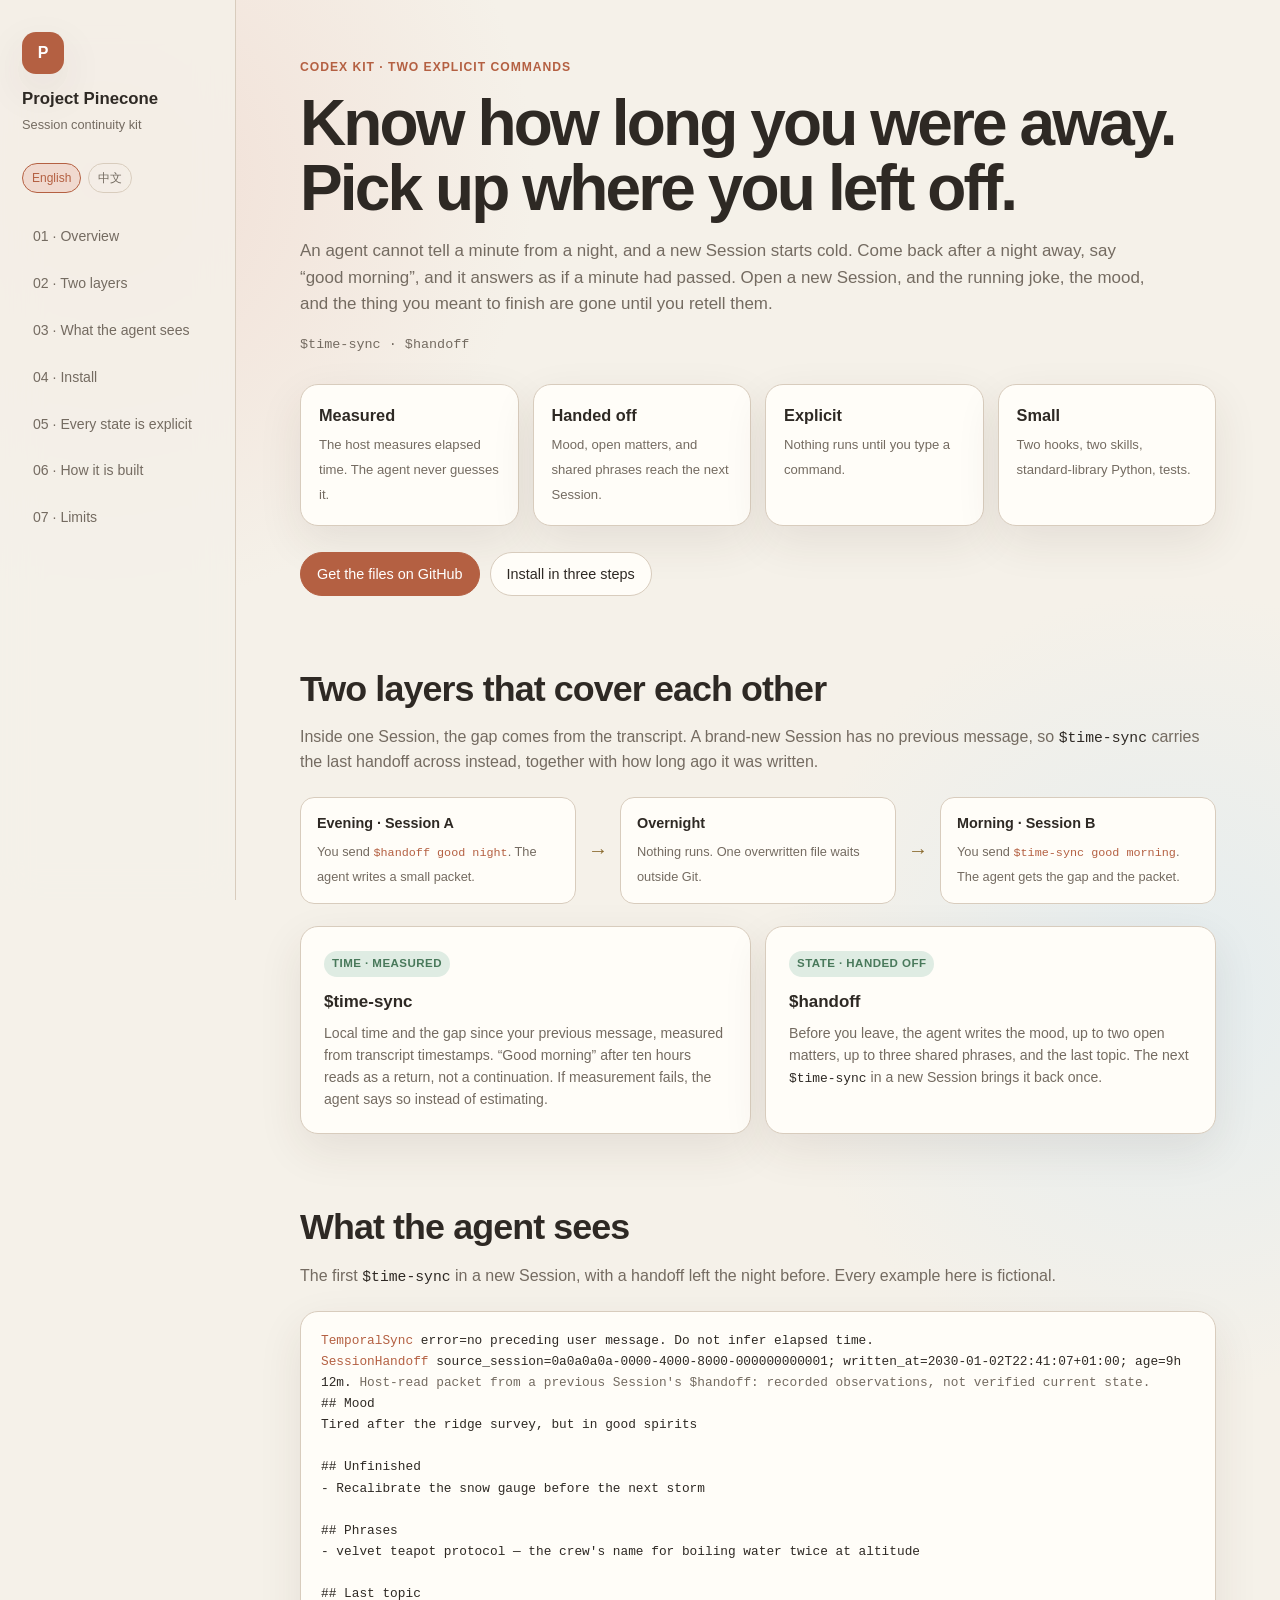
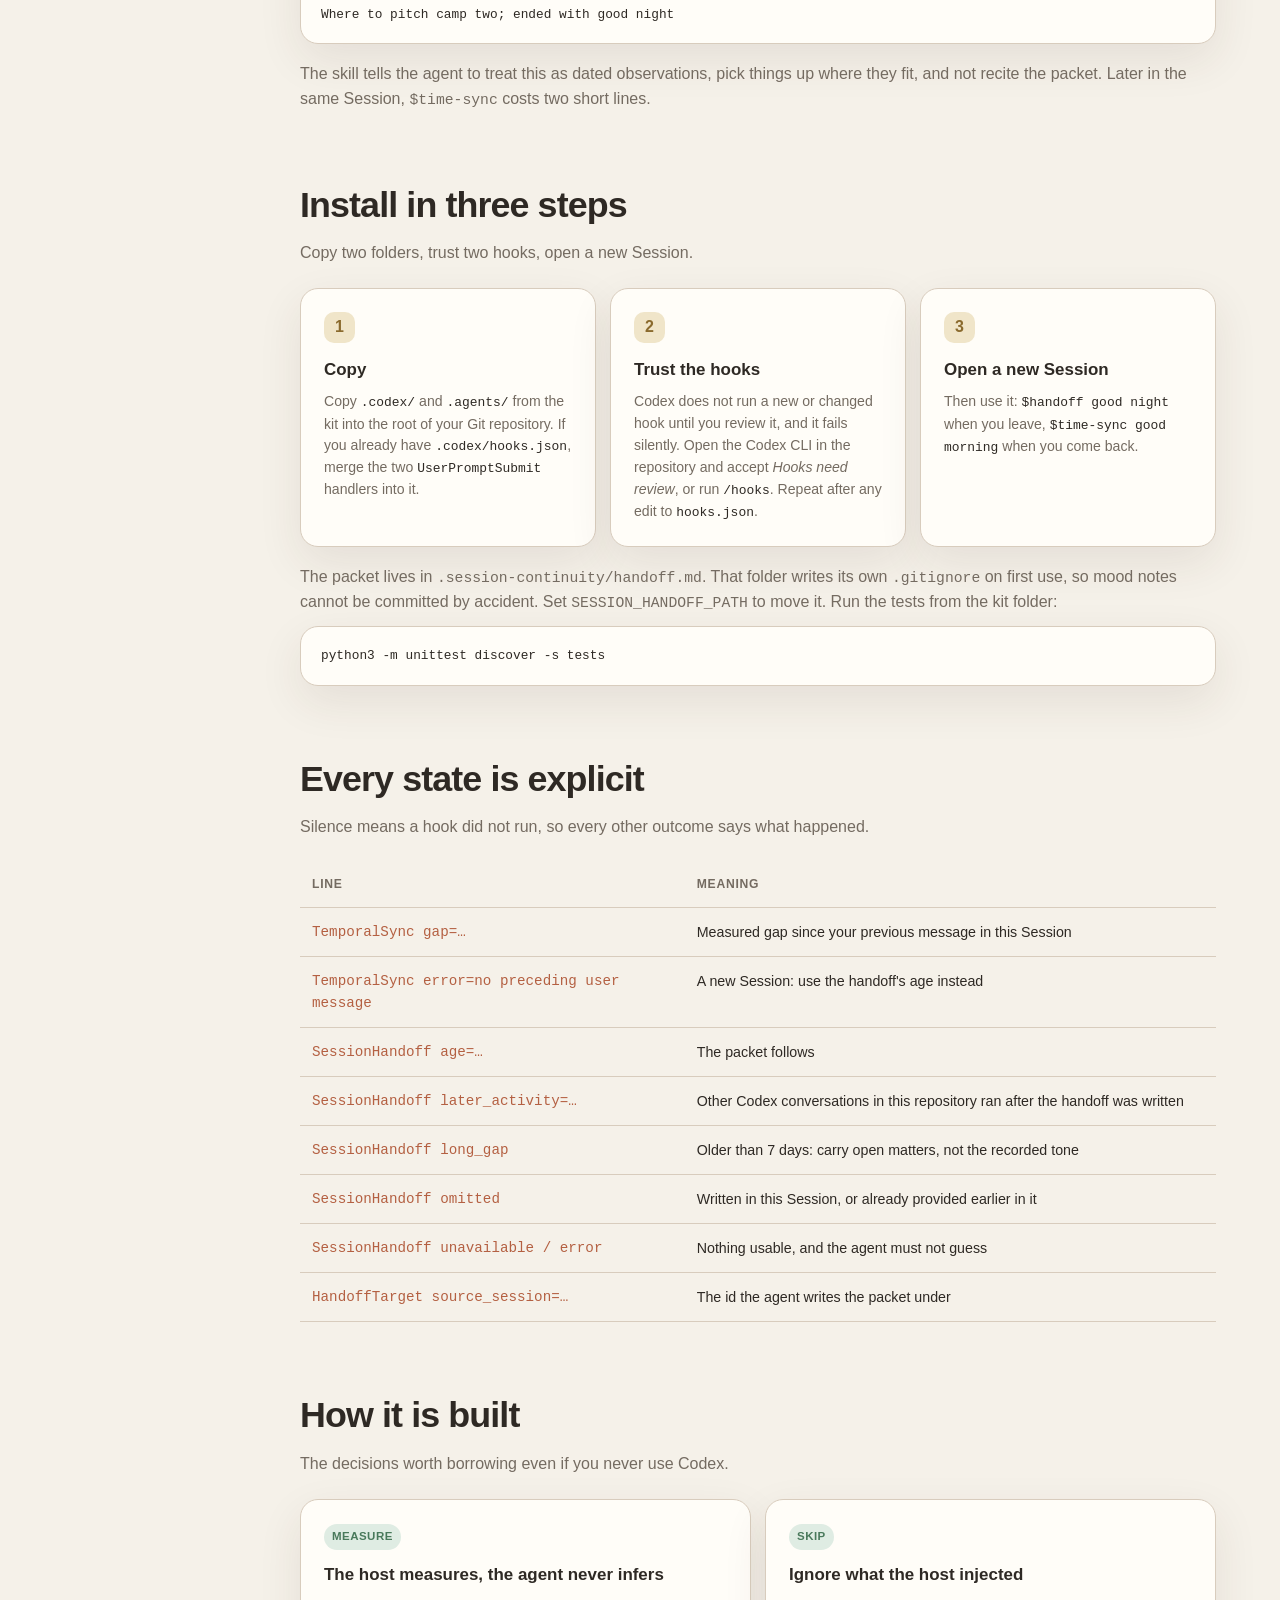
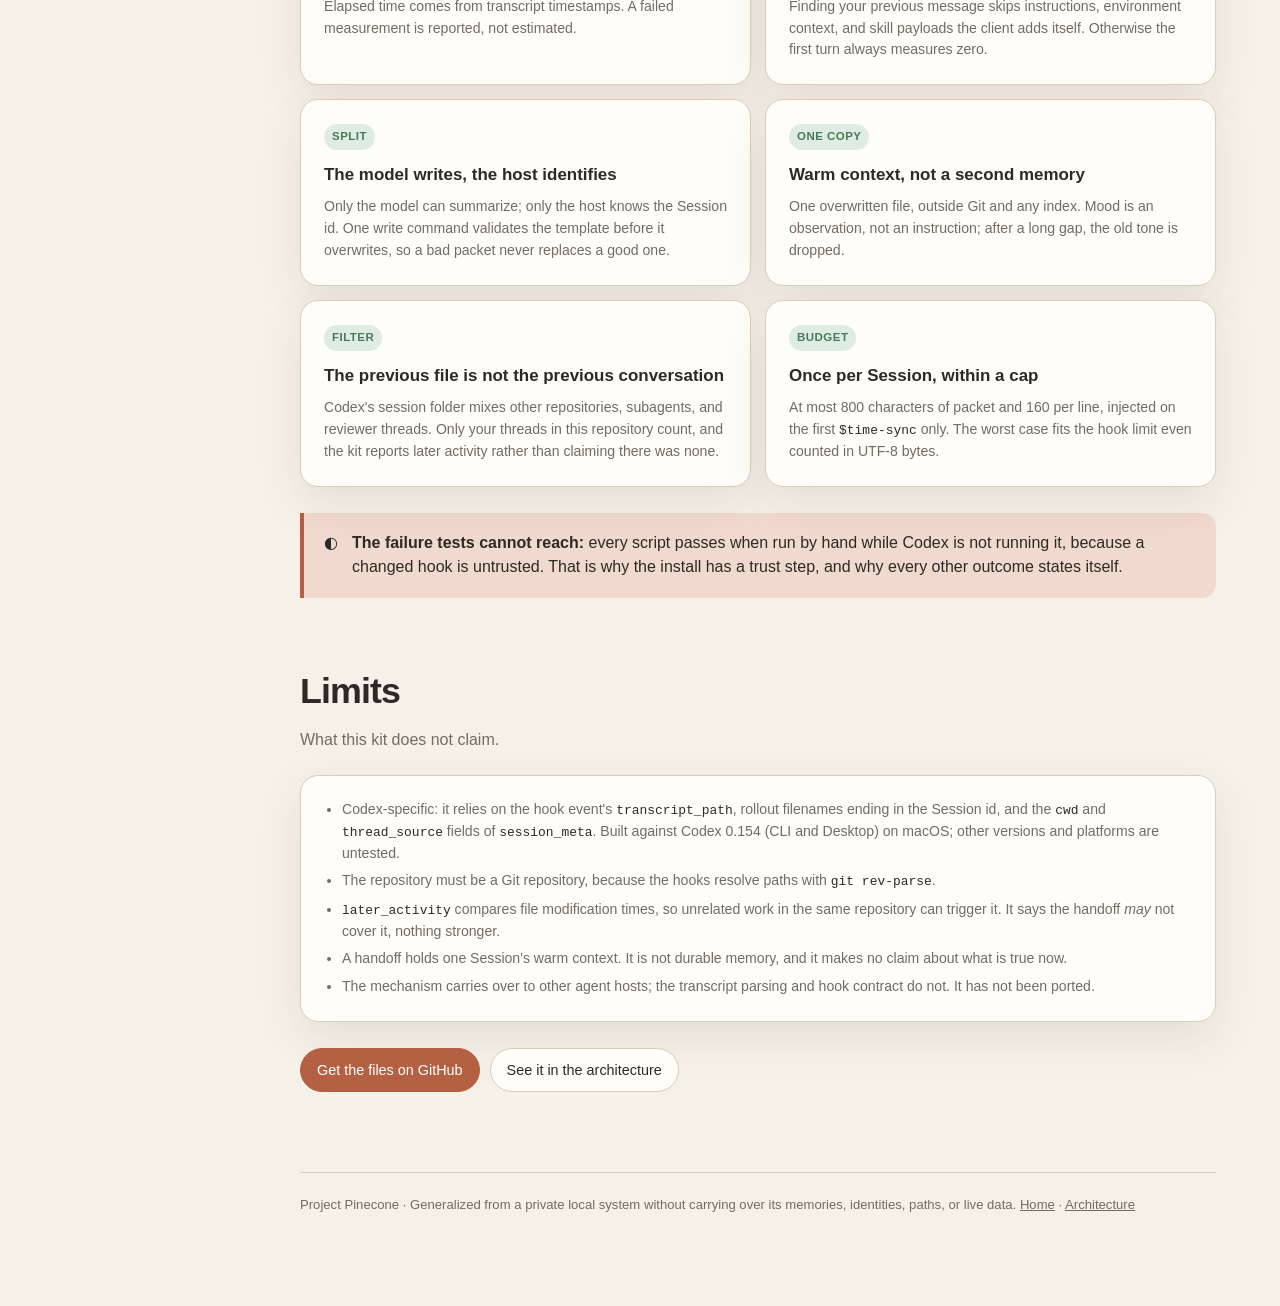
<file: docs/session-continuity.en.html>
<!doctype html>
<html lang="en">
<head>
  <meta charset="utf-8">
  <meta name="viewport" content="width=device-width, initial-scale=1">
  <meta name="description" content="Two explicit Codex commands that give an agent a sense of elapsed time and a warm start in a new Session.">
  <title>Project Pinecone · Session Continuity Kit</title>
  <link rel="stylesheet" href="architecture.css">
  <style>
    .actions { display: flex; flex-wrap: wrap; gap: 10px; margin-top: 26px; }
    .button { display: inline-block; padding: 10px 16px; border: 1px solid var(--line); border-radius: 999px; background: var(--surface); font-size: .9rem; text-decoration: none; }
    .button.primary { border-color: var(--accent); background: var(--accent); color: #fff; }
    .code { margin: 0; padding: 18px 20px; border: 1px solid var(--line); border-radius: var(--radius); background: var(--surface); box-shadow: var(--shadow); font-family: "SFMono-Regular", Consolas, "Liberation Mono", monospace; font-size: .8rem; line-height: 1.65; white-space: pre-wrap; overflow-wrap: anywhere; }
    .code .dim { color: var(--muted); }
    .code .key { color: var(--accent); }
    .timeline { margin-bottom: 22px; }
    .timeline .cold-step { min-height: 0; }
    .timeline .cold-step code { color: var(--accent); }
    .card ul { margin: 0; padding-left: 18px; color: var(--muted); font-size: .88rem; }
    .card ul li + li { margin-top: 6px; }
    .card code, .section-head code { color: var(--text); }
    .note { margin: 18px 0 12px; color: var(--muted); max-width: 900px; }
    #states table { min-width: 0; }
    #states td:first-child { width: 42%; overflow-wrap: anywhere; }
    @media (max-width: 560px) {
      #states thead { display: none; }
      #states tr { display: block; padding: 12px 0; border-bottom: 1px solid var(--line); }
      #states td, #states td:first-child { display: block; width: auto; padding: 2px 0; border: 0; }
    }
  </style>
</head>
<body>
  <div class="shell">
    <aside class="sidebar" aria-label="Page navigation">
      <div class="brand">
        <div class="brand-mark" aria-hidden="true">P</div>
        <div><strong>Project Pinecone</strong><span>Session continuity kit</span></div>
      </div>
      <div class="language" aria-label="Language">
        <a href="session-continuity.en.html" aria-current="page">English</a>
        <a href="session-continuity.zh.html" lang="zh-CN">中文</a>
      </div>
      <nav>
        <a href="#overview">01 · Overview</a>
        <a href="#layers">02 · Two layers</a>
        <a href="#sees">03 · What the agent sees</a>
        <a href="#install">04 · Install</a>
        <a href="#states">05 · Every state is explicit</a>
        <a href="#design">06 · How it is built</a>
        <a href="#limits">07 · Limits</a>
      </nav>
    </aside>

    <main class="main">
      <header class="hero" id="overview">
        <div class="eyebrow">Codex kit · two explicit commands</div>
        <h1>Know how long you were away. Pick up where you left off.</h1>
        <p>An agent cannot tell a minute from a night, and a new Session starts cold. Come back after a night away, say “good morning”, and it answers as if a minute had passed. Open a new Session, and the running joke, the mood, and the thing you meant to finish are gone until you retell them.</p>
        <div class="tagline mono">$time-sync · $handoff</div>

        <div class="principles" aria-label="Properties">
          <div class="principle"><strong>Measured</strong><span>The host measures elapsed time. The agent never guesses it.</span></div>
          <div class="principle"><strong>Handed off</strong><span>Mood, open matters, and shared phrases reach the next Session.</span></div>
          <div class="principle"><strong>Explicit</strong><span>Nothing runs until you type a command.</span></div>
          <div class="principle"><strong>Small</strong><span>Two hooks, two skills, standard-library Python, tests.</span></div>
        </div>

        <div class="actions">
          <a class="button primary" href="https://github.com/wangylhs/project-pinecone/tree/main/kits/codex-session-continuity">Get the files on GitHub</a>
          <a class="button" href="#install">Install in three steps</a>
        </div>
      </header>

      <section id="layers">
        <div class="section-head">
          <h2>Two layers that cover each other</h2>
          <p>Inside one Session, the gap comes from the transcript. A brand-new Session has no previous message, so <code>$time-sync</code> carries the last handoff across instead, together with how long ago it was written.</p>
        </div>
        <div class="cold-grid timeline" role="img" aria-label="An evening Session writes a handoff, nothing runs overnight, and the morning Session reads it back with the measured gap">
          <div class="cold-step"><strong>Evening · Session A</strong><span>You send <code>$handoff good night</code>. The agent writes a small packet.</span></div>
          <div class="cold-arrow">→</div>
          <div class="cold-step"><strong>Overnight</strong><span>Nothing runs. One overwritten file waits outside Git.</span></div>
          <div class="cold-arrow">→</div>
          <div class="cold-step"><strong>Morning · Session B</strong><span>You send <code>$time-sync good morning</code>. The agent gets the gap and the packet.</span></div>
        </div>
        <div class="layer-grid">
          <article class="card"><span class="tag">TIME · MEASURED</span><h3>$time-sync</h3><p>Local time and the gap since your previous message, measured from transcript timestamps. “Good morning” after ten hours reads as a return, not a continuation. If measurement fails, the agent says so instead of estimating.</p></article>
          <article class="card"><span class="tag">STATE · HANDED OFF</span><h3>$handoff</h3><p>Before you leave, the agent writes the mood, up to two open matters, up to three shared phrases, and the last topic. The next <code>$time-sync</code> in a new Session brings it back once.</p></article>
        </div>
      </section>

      <section id="sees">
        <div class="section-head">
          <h2>What the agent sees</h2>
          <p>The first <code>$time-sync</code> in a new Session, with a handoff left the night before. Every example here is fictional.</p>
        </div>
<pre class="code"><span class="key">TemporalSync</span> error=no preceding user message. Do not infer elapsed time.
<span class="key">SessionHandoff</span> source_session=0a0a0a0a-0000-4000-8000-000000000001; written_at=2030-01-02T22:41:07+01:00; age=9h 12m. <span class="dim">Host-read packet from a previous Session's $handoff: recorded observations, not verified current state.</span>
## Mood
Tired after the ridge survey, but in good spirits

## Unfinished
- Recalibrate the snow gauge before the next storm

## Phrases
- velvet teapot protocol — the crew's name for boiling water twice at altitude

## Last topic
Where to pitch camp two; ended with good night</pre>
        <p class="note">The skill tells the agent to treat this as dated observations, pick things up where they fit, and not recite the packet. Later in the same Session, <code>$time-sync</code> costs two short lines.</p>
      </section>

      <section id="install">
        <div class="section-head">
          <h2>Install in three steps</h2>
          <p>Copy two folders, trust two hooks, open a new Session.</p>
        </div>
        <div class="revival-grid">
          <article class="card revival-card"><div class="number">1</div><h3>Copy</h3><p>Copy <code>.codex/</code> and <code>.agents/</code> from the kit into the root of your Git repository. If you already have <code>.codex/hooks.json</code>, merge the two <code>UserPromptSubmit</code> handlers into it.</p></article>
          <article class="card revival-card"><div class="number">2</div><h3>Trust the hooks</h3><p>Codex does not run a new or changed hook until you review it, and it fails silently. Open the Codex CLI in the repository and accept <em>Hooks need review</em>, or run <code>/hooks</code>. Repeat after any edit to <code>hooks.json</code>.</p></article>
          <article class="card revival-card"><div class="number">3</div><h3>Open a new Session</h3><p>Then use it: <code>$handoff good night</code> when you leave, <code>$time-sync good morning</code> when you come back.</p></article>
        </div>
        <p class="note">The packet lives in <code>.session-continuity/handoff.md</code>. That folder writes its own <code>.gitignore</code> on first use, so mood notes cannot be committed by accident. Set <code>SESSION_HANDOFF_PATH</code> to move it. Run the tests from the kit folder:</p>
<pre class="code">python3 -m unittest discover -s tests</pre>
      </section>

      <section id="states">
        <div class="section-head">
          <h2>Every state is explicit</h2>
          <p>Silence means a hook did not run, so every other outcome says what happened.</p>
        </div>
        <div class="table-wrap">
          <table>
            <thead><tr><th>Line</th><th>Meaning</th></tr></thead>
            <tbody>
              <tr><td>TemporalSync gap=…</td><td>Measured gap since your previous message in this Session</td></tr>
              <tr><td>TemporalSync error=no preceding user message</td><td>A new Session: use the handoff's age instead</td></tr>
              <tr><td>SessionHandoff age=…</td><td>The packet follows</td></tr>
              <tr><td>SessionHandoff later_activity=…</td><td>Other Codex conversations in this repository ran after the handoff was written</td></tr>
              <tr><td>SessionHandoff long_gap</td><td>Older than 7 days: carry open matters, not the recorded tone</td></tr>
              <tr><td>SessionHandoff omitted</td><td>Written in this Session, or already provided earlier in it</td></tr>
              <tr><td>SessionHandoff unavailable / error</td><td>Nothing usable, and the agent must not guess</td></tr>
              <tr><td>HandoffTarget source_session=…</td><td>The id the agent writes the packet under</td></tr>
            </tbody>
          </table>
        </div>
      </section>

      <section id="design">
        <div class="section-head">
          <h2>How it is built</h2>
          <p>The decisions worth borrowing even if you never use Codex.</p>
        </div>
        <div class="layer-grid">
          <article class="card"><span class="tag">MEASURE</span><h3>The host measures, the agent never infers</h3><p>Elapsed time comes from transcript timestamps. A failed measurement is reported, not estimated.</p></article>
          <article class="card"><span class="tag">SKIP</span><h3>Ignore what the host injected</h3><p>Finding your previous message skips instructions, environment context, and skill payloads the client adds itself. Otherwise the first turn always measures zero.</p></article>
          <article class="card"><span class="tag">SPLIT</span><h3>The model writes, the host identifies</h3><p>Only the model can summarize; only the host knows the Session id. One write command validates the template before it overwrites, so a bad packet never replaces a good one.</p></article>
          <article class="card"><span class="tag">ONE COPY</span><h3>Warm context, not a second memory</h3><p>One overwritten file, outside Git and any index. Mood is an observation, not an instruction; after a long gap, the old tone is dropped.</p></article>
          <article class="card"><span class="tag">FILTER</span><h3>The previous file is not the previous conversation</h3><p>Codex's session folder mixes other repositories, subagents, and reviewer threads. Only your threads in this repository count, and the kit reports later activity rather than claiming there was none.</p></article>
          <article class="card"><span class="tag">BUDGET</span><h3>Once per Session, within a cap</h3><p>At most 800 characters of packet and 160 per line, injected on the first <code>$time-sync</code> only. The worst case fits the hook limit even counted in UTF-8 bytes.</p></article>
        </div>
        <div class="callout"><div aria-hidden="true">◐</div><p><strong>The failure tests cannot reach:</strong> every script passes when run by hand while Codex is not running it, because a changed hook is untrusted. That is why the install has a trust step, and why every other outcome states itself.</p></div>
      </section>

      <section id="limits">
        <div class="section-head">
          <h2>Limits</h2>
          <p>What this kit does not claim.</p>
        </div>
        <article class="card">
          <ul>
            <li>Codex-specific: it relies on the hook event's <code>transcript_path</code>, rollout filenames ending in the Session id, and the <code>cwd</code> and <code>thread_source</code> fields of <code>session_meta</code>. Built against Codex 0.154 (CLI and Desktop) on macOS; other versions and platforms are untested.</li>
            <li>The repository must be a Git repository, because the hooks resolve paths with <code>git rev-parse</code>.</li>
            <li><code>later_activity</code> compares file modification times, so unrelated work in the same repository can trigger it. It says the handoff <em>may</em> not cover it, nothing stronger.</li>
            <li>A handoff holds one Session's warm context. It is not durable memory, and it makes no claim about what is true now.</li>
            <li>The mechanism carries over to other agent hosts; the transcript parsing and hook contract do not. It has not been ported.</li>
          </ul>
        </article>
        <div class="actions">
          <a class="button primary" href="https://github.com/wangylhs/project-pinecone/tree/main/kits/codex-session-continuity">Get the files on GitHub</a>
          <a class="button" href="memory-system-architecture.en.html#continuity">See it in the architecture</a>
        </div>
      </section>

      <footer class="footer">Project Pinecone · Generalized from a private local system without carrying over its memories, identities, paths, or live data. <a href="../index.html">Home</a> · <a href="memory-system-architecture.en.html">Architecture</a></footer>
    </main>
  </div>
</body>
</html>
</file>
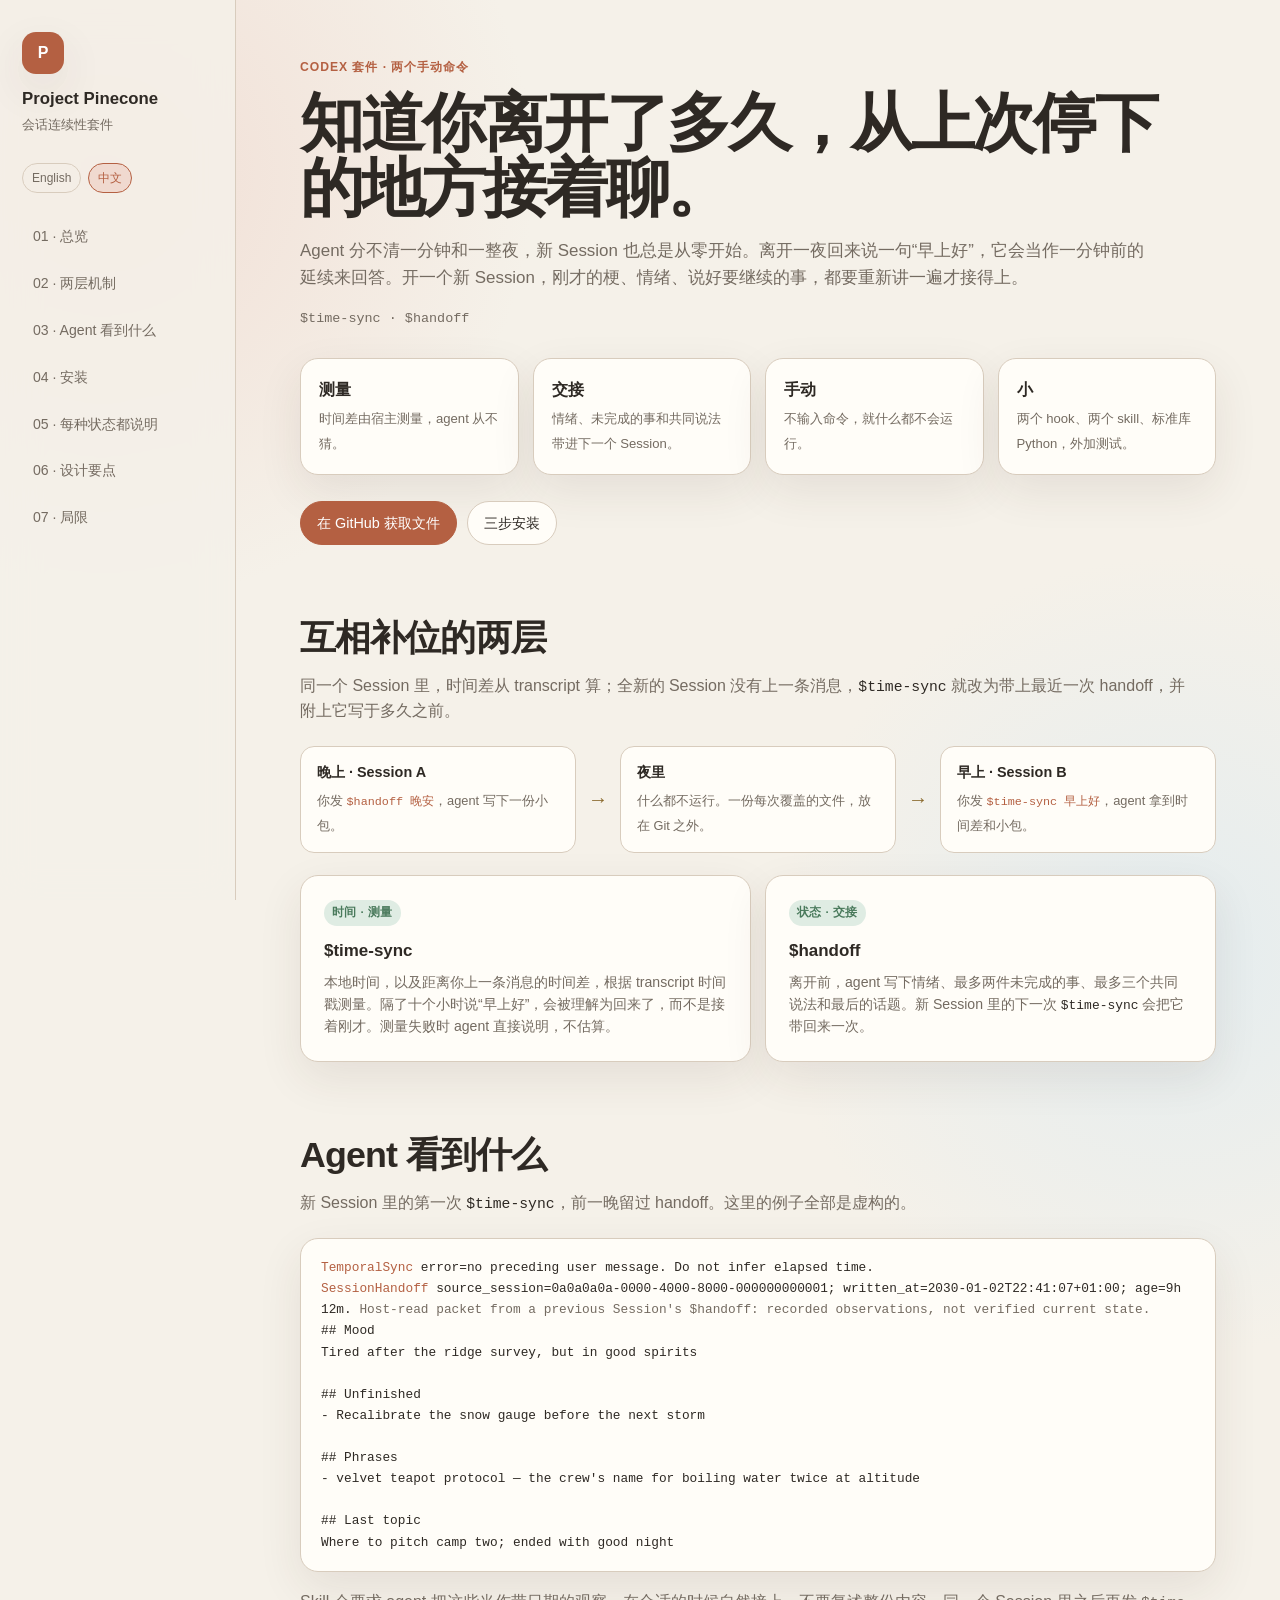
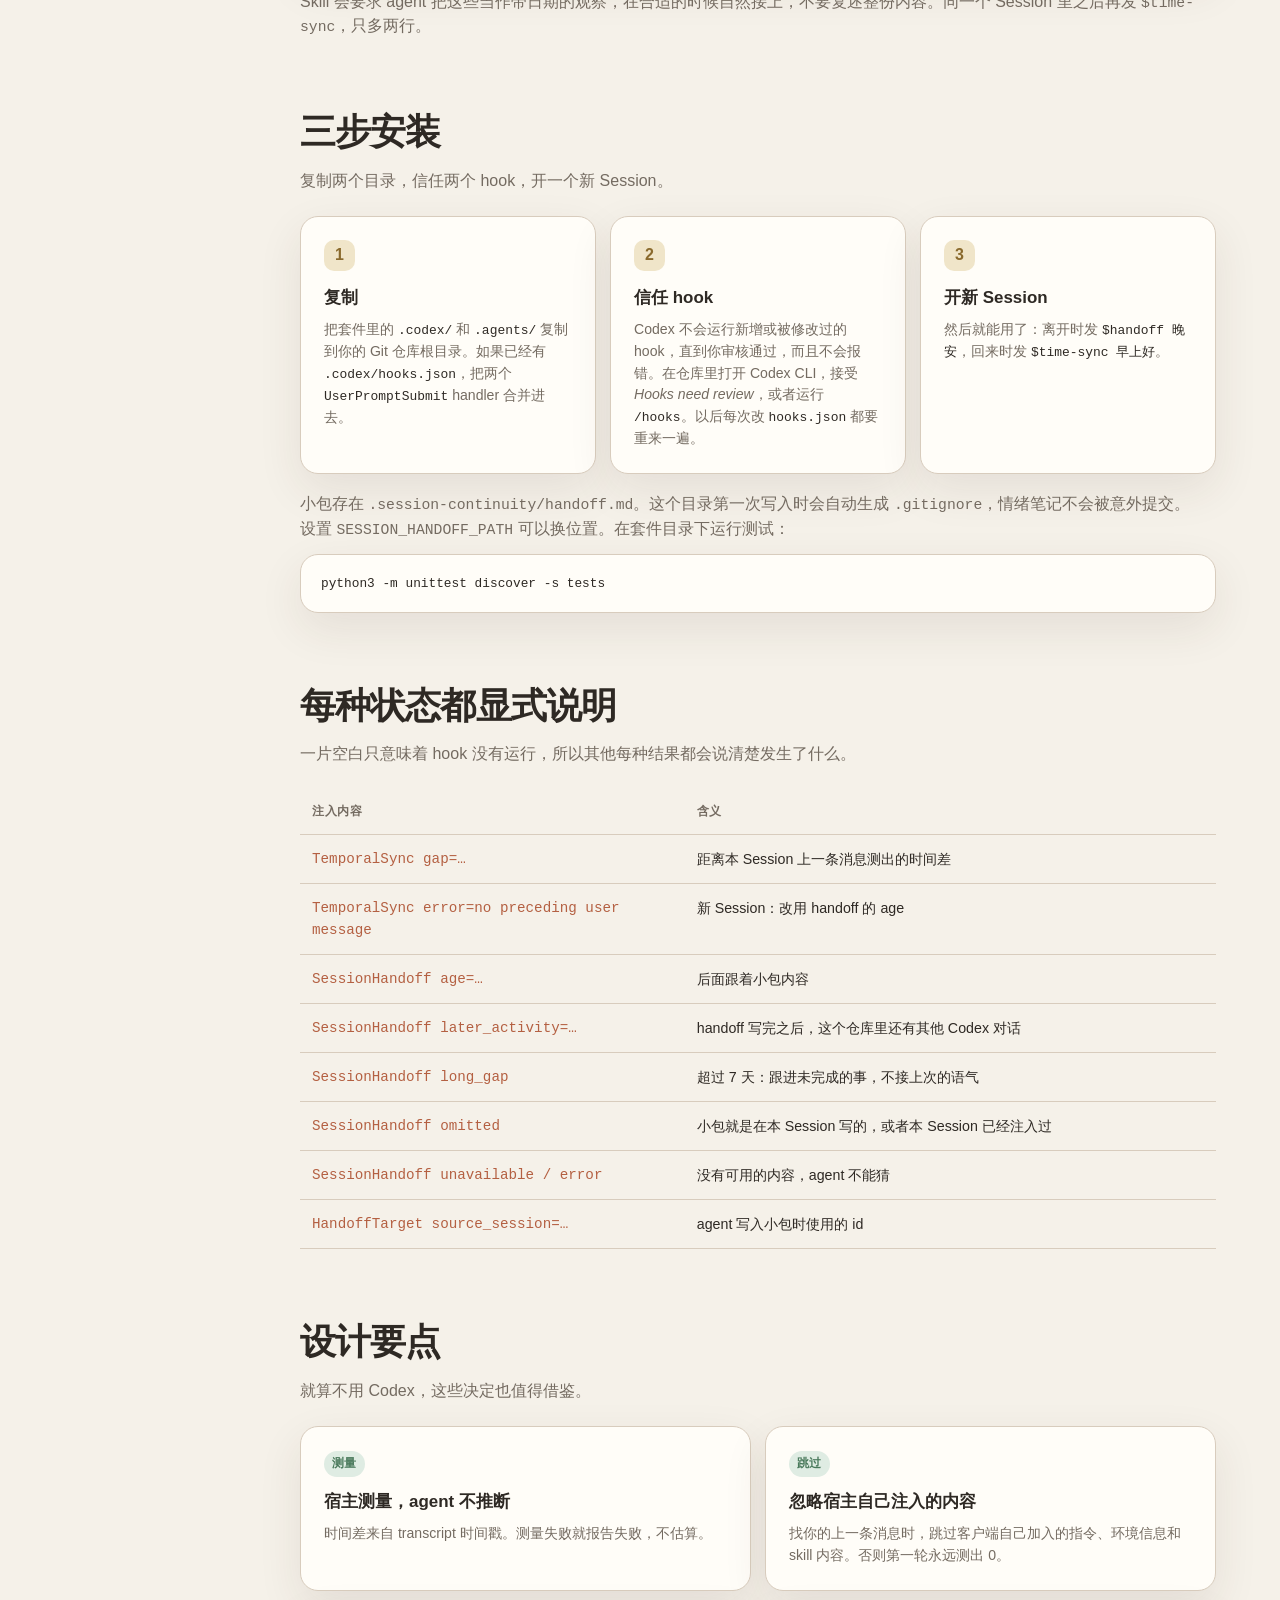
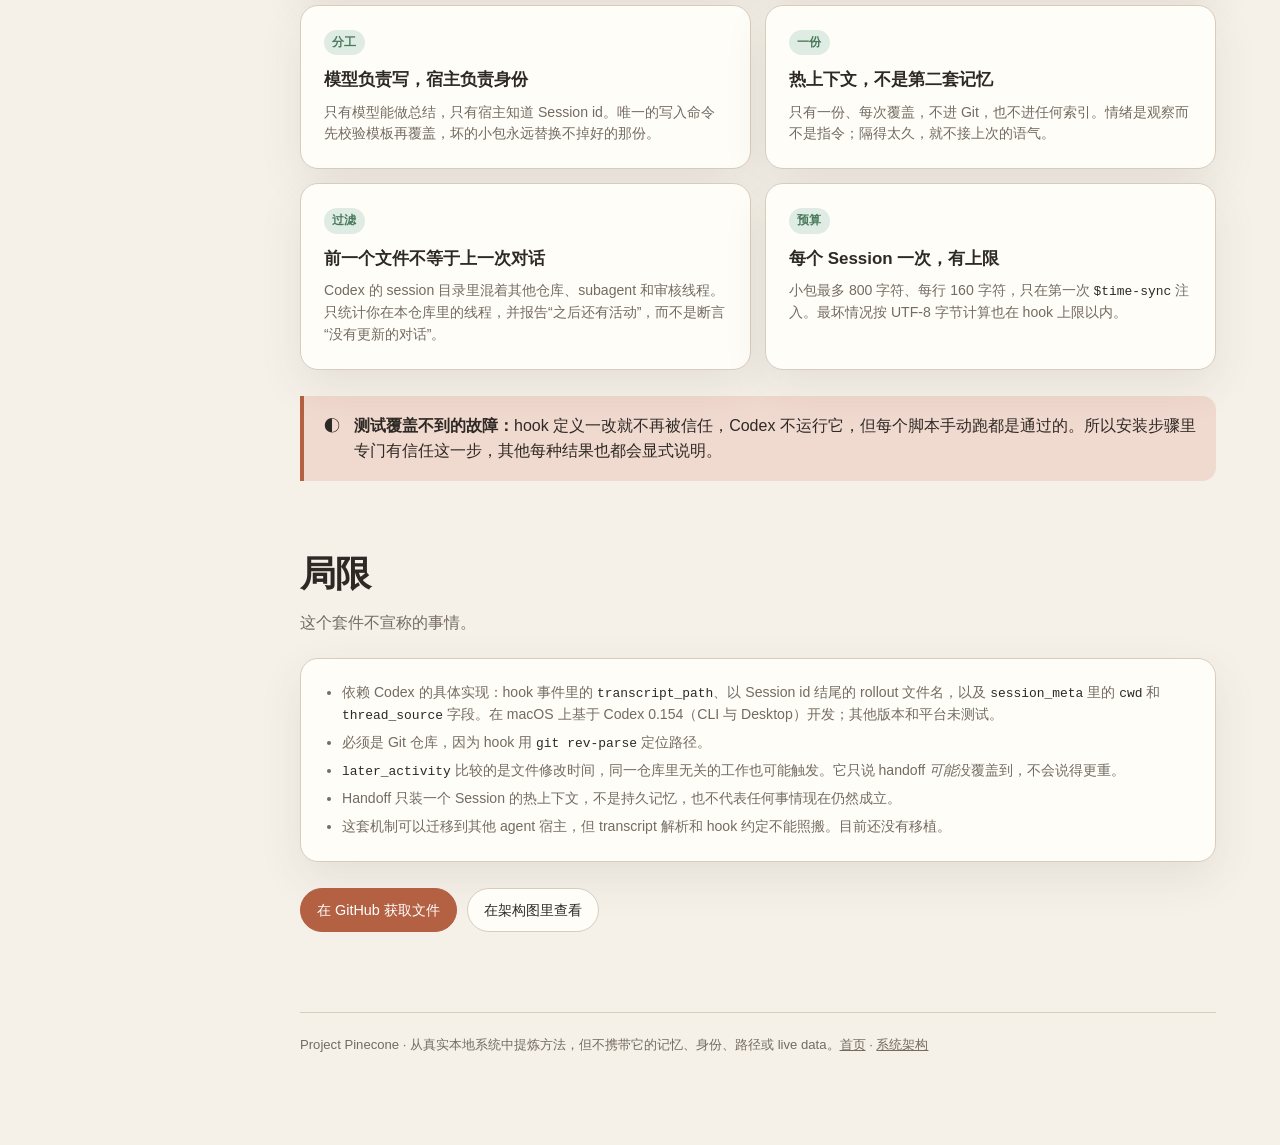
<file: docs/session-continuity.zh.html>
<!doctype html>
<html lang="zh-CN">
<head>
  <meta charset="utf-8">
  <meta name="viewport" content="width=device-width, initial-scale=1">
  <meta name="description" content="两个手动触发的 Codex 命令：让 agent 知道你离开了多久，并把上一个 Session 的状态带进新 Session。">
  <title>Project Pinecone · 会话连续性套件</title>
  <link rel="stylesheet" href="architecture.css">
  <style>
    .actions { display: flex; flex-wrap: wrap; gap: 10px; margin-top: 26px; }
    .button { display: inline-block; padding: 10px 16px; border: 1px solid var(--line); border-radius: 999px; background: var(--surface); font-size: .9rem; text-decoration: none; }
    .button.primary { border-color: var(--accent); background: var(--accent); color: #fff; }
    .code { margin: 0; padding: 18px 20px; border: 1px solid var(--line); border-radius: var(--radius); background: var(--surface); box-shadow: var(--shadow); font-family: "SFMono-Regular", Consolas, "Liberation Mono", monospace; font-size: .8rem; line-height: 1.65; white-space: pre-wrap; overflow-wrap: anywhere; }
    .code .dim { color: var(--muted); }
    .code .key { color: var(--accent); }
    .timeline { margin-bottom: 22px; }
    .timeline .cold-step { min-height: 0; }
    .timeline .cold-step code { color: var(--accent); }
    .card ul { margin: 0; padding-left: 18px; color: var(--muted); font-size: .88rem; }
    .card ul li + li { margin-top: 6px; }
    .card code, .section-head code { color: var(--text); }
    .note { margin: 18px 0 12px; color: var(--muted); max-width: 900px; }
    #states table { min-width: 0; }
    #states td:first-child { width: 42%; overflow-wrap: anywhere; }
    @media (max-width: 560px) {
      #states thead { display: none; }
      #states tr { display: block; padding: 12px 0; border-bottom: 1px solid var(--line); }
      #states td, #states td:first-child { display: block; width: auto; padding: 2px 0; border: 0; }
    }
  </style>
</head>
<body>
  <div class="shell">
    <aside class="sidebar" aria-label="页面导航">
      <div class="brand">
        <div class="brand-mark" aria-hidden="true">P</div>
        <div><strong>Project Pinecone</strong><span>会话连续性套件</span></div>
      </div>
      <div class="language" aria-label="语言">
        <a href="session-continuity.en.html" lang="en">English</a>
        <a href="session-continuity.zh.html" aria-current="page">中文</a>
      </div>
      <nav>
        <a href="#overview">01 · 总览</a>
        <a href="#layers">02 · 两层机制</a>
        <a href="#sees">03 · Agent 看到什么</a>
        <a href="#install">04 · 安装</a>
        <a href="#states">05 · 每种状态都说明</a>
        <a href="#design">06 · 设计要点</a>
        <a href="#limits">07 · 局限</a>
      </nav>
    </aside>

    <main class="main">
      <header class="hero" id="overview">
        <div class="eyebrow">Codex 套件 · 两个手动命令</div>
        <h1>知道你离开了多久，从上次停下的地方接着聊。</h1>
        <p>Agent 分不清一分钟和一整夜，新 Session 也总是从零开始。离开一夜回来说一句“早上好”，它会当作一分钟前的延续来回答。开一个新 Session，刚才的梗、情绪、说好要继续的事，都要重新讲一遍才接得上。</p>
        <div class="tagline mono">$time-sync · $handoff</div>

        <div class="principles" aria-label="特性">
          <div class="principle"><strong>测量</strong><span>时间差由宿主测量，agent 从不猜。</span></div>
          <div class="principle"><strong>交接</strong><span>情绪、未完成的事和共同说法带进下一个 Session。</span></div>
          <div class="principle"><strong>手动</strong><span>不输入命令，就什么都不会运行。</span></div>
          <div class="principle"><strong>小</strong><span>两个 hook、两个 skill、标准库 Python，外加测试。</span></div>
        </div>

        <div class="actions">
          <a class="button primary" href="https://github.com/wangylhs/project-pinecone/tree/main/kits/codex-session-continuity">在 GitHub 获取文件</a>
          <a class="button" href="#install">三步安装</a>
        </div>
      </header>

      <section id="layers">
        <div class="section-head">
          <h2>互相补位的两层</h2>
          <p>同一个 Session 里，时间差从 transcript 算；全新的 Session 没有上一条消息，<code>$time-sync</code> 就改为带上最近一次 handoff，并附上它写于多久之前。</p>
        </div>
        <div class="cold-grid timeline" role="img" aria-label="晚上的 Session 写下 handoff，夜里什么都不运行，早上的 Session 连同测出的时间差把它读回来">
          <div class="cold-step"><strong>晚上 · Session A</strong><span>你发 <code>$handoff 晚安</code>，agent 写下一份小包。</span></div>
          <div class="cold-arrow">→</div>
          <div class="cold-step"><strong>夜里</strong><span>什么都不运行。一份每次覆盖的文件，放在 Git 之外。</span></div>
          <div class="cold-arrow">→</div>
          <div class="cold-step"><strong>早上 · Session B</strong><span>你发 <code>$time-sync 早上好</code>，agent 拿到时间差和小包。</span></div>
        </div>
        <div class="layer-grid">
          <article class="card"><span class="tag">时间 · 测量</span><h3>$time-sync</h3><p>本地时间，以及距离你上一条消息的时间差，根据 transcript 时间戳测量。隔了十个小时说“早上好”，会被理解为回来了，而不是接着刚才。测量失败时 agent 直接说明，不估算。</p></article>
          <article class="card"><span class="tag">状态 · 交接</span><h3>$handoff</h3><p>离开前，agent 写下情绪、最多两件未完成的事、最多三个共同说法和最后的话题。新 Session 里的下一次 <code>$time-sync</code> 会把它带回来一次。</p></article>
        </div>
      </section>

      <section id="sees">
        <div class="section-head">
          <h2>Agent 看到什么</h2>
          <p>新 Session 里的第一次 <code>$time-sync</code>，前一晚留过 handoff。这里的例子全部是虚构的。</p>
        </div>
<pre class="code"><span class="key">TemporalSync</span> error=no preceding user message. Do not infer elapsed time.
<span class="key">SessionHandoff</span> source_session=0a0a0a0a-0000-4000-8000-000000000001; written_at=2030-01-02T22:41:07+01:00; age=9h 12m. <span class="dim">Host-read packet from a previous Session's $handoff: recorded observations, not verified current state.</span>
## Mood
Tired after the ridge survey, but in good spirits

## Unfinished
- Recalibrate the snow gauge before the next storm

## Phrases
- velvet teapot protocol — the crew's name for boiling water twice at altitude

## Last topic
Where to pitch camp two; ended with good night</pre>
        <p class="note">Skill 会要求 agent 把这些当作带日期的观察，在合适的时候自然接上，不要复述整份内容。同一个 Session 里之后再发 <code>$time-sync</code>，只多两行。</p>
      </section>

      <section id="install">
        <div class="section-head">
          <h2>三步安装</h2>
          <p>复制两个目录，信任两个 hook，开一个新 Session。</p>
        </div>
        <div class="revival-grid">
          <article class="card revival-card"><div class="number">1</div><h3>复制</h3><p>把套件里的 <code>.codex/</code> 和 <code>.agents/</code> 复制到你的 Git 仓库根目录。如果已经有 <code>.codex/hooks.json</code>，把两个 <code>UserPromptSubmit</code> handler 合并进去。</p></article>
          <article class="card revival-card"><div class="number">2</div><h3>信任 hook</h3><p>Codex 不会运行新增或被修改过的 hook，直到你审核通过，而且不会报错。在仓库里打开 Codex CLI，接受 <em>Hooks need review</em>，或者运行 <code>/hooks</code>。以后每次改 <code>hooks.json</code> 都要重来一遍。</p></article>
          <article class="card revival-card"><div class="number">3</div><h3>开新 Session</h3><p>然后就能用了：离开时发 <code>$handoff 晚安</code>，回来时发 <code>$time-sync 早上好</code>。</p></article>
        </div>
        <p class="note">小包存在 <code>.session-continuity/handoff.md</code>。这个目录第一次写入时会自动生成 <code>.gitignore</code>，情绪笔记不会被意外提交。设置 <code>SESSION_HANDOFF_PATH</code> 可以换位置。在套件目录下运行测试：</p>
<pre class="code">python3 -m unittest discover -s tests</pre>
      </section>

      <section id="states">
        <div class="section-head">
          <h2>每种状态都显式说明</h2>
          <p>一片空白只意味着 hook 没有运行，所以其他每种结果都会说清楚发生了什么。</p>
        </div>
        <div class="table-wrap">
          <table>
            <thead><tr><th>注入内容</th><th>含义</th></tr></thead>
            <tbody>
              <tr><td>TemporalSync gap=…</td><td>距离本 Session 上一条消息测出的时间差</td></tr>
              <tr><td>TemporalSync error=no preceding user message</td><td>新 Session：改用 handoff 的 age</td></tr>
              <tr><td>SessionHandoff age=…</td><td>后面跟着小包内容</td></tr>
              <tr><td>SessionHandoff later_activity=…</td><td>handoff 写完之后，这个仓库里还有其他 Codex 对话</td></tr>
              <tr><td>SessionHandoff long_gap</td><td>超过 7 天：跟进未完成的事，不接上次的语气</td></tr>
              <tr><td>SessionHandoff omitted</td><td>小包就是在本 Session 写的，或者本 Session 已经注入过</td></tr>
              <tr><td>SessionHandoff unavailable / error</td><td>没有可用的内容，agent 不能猜</td></tr>
              <tr><td>HandoffTarget source_session=…</td><td>agent 写入小包时使用的 id</td></tr>
            </tbody>
          </table>
        </div>
      </section>

      <section id="design">
        <div class="section-head">
          <h2>设计要点</h2>
          <p>就算不用 Codex，这些决定也值得借鉴。</p>
        </div>
        <div class="layer-grid">
          <article class="card"><span class="tag">测量</span><h3>宿主测量，agent 不推断</h3><p>时间差来自 transcript 时间戳。测量失败就报告失败，不估算。</p></article>
          <article class="card"><span class="tag">跳过</span><h3>忽略宿主自己注入的内容</h3><p>找你的上一条消息时，跳过客户端自己加入的指令、环境信息和 skill 内容。否则第一轮永远测出 0。</p></article>
          <article class="card"><span class="tag">分工</span><h3>模型负责写，宿主负责身份</h3><p>只有模型能做总结，只有宿主知道 Session id。唯一的写入命令先校验模板再覆盖，坏的小包永远替换不掉好的那份。</p></article>
          <article class="card"><span class="tag">一份</span><h3>热上下文，不是第二套记忆</h3><p>只有一份、每次覆盖，不进 Git，也不进任何索引。情绪是观察而不是指令；隔得太久，就不接上次的语气。</p></article>
          <article class="card"><span class="tag">过滤</span><h3>前一个文件不等于上一次对话</h3><p>Codex 的 session 目录里混着其他仓库、subagent 和审核线程。只统计你在本仓库里的线程，并报告“之后还有活动”，而不是断言“没有更新的对话”。</p></article>
          <article class="card"><span class="tag">预算</span><h3>每个 Session 一次，有上限</h3><p>小包最多 800 字符、每行 160 字符，只在第一次 <code>$time-sync</code> 注入。最坏情况按 UTF-8 字节计算也在 hook 上限以内。</p></article>
        </div>
        <div class="callout"><div aria-hidden="true">◐</div><p><strong>测试覆盖不到的故障：</strong>hook 定义一改就不再被信任，Codex 不运行它，但每个脚本手动跑都是通过的。所以安装步骤里专门有信任这一步，其他每种结果也都会显式说明。</p></div>
      </section>

      <section id="limits">
        <div class="section-head">
          <h2>局限</h2>
          <p>这个套件不宣称的事情。</p>
        </div>
        <article class="card">
          <ul>
            <li>依赖 Codex 的具体实现：hook 事件里的 <code>transcript_path</code>、以 Session id 结尾的 rollout 文件名，以及 <code>session_meta</code> 里的 <code>cwd</code> 和 <code>thread_source</code> 字段。在 macOS 上基于 Codex 0.154（CLI 与 Desktop）开发；其他版本和平台未测试。</li>
            <li>必须是 Git 仓库，因为 hook 用 <code>git rev-parse</code> 定位路径。</li>
            <li><code>later_activity</code> 比较的是文件修改时间，同一仓库里无关的工作也可能触发。它只说 handoff <em>可能</em>没覆盖到，不会说得更重。</li>
            <li>Handoff 只装一个 Session 的热上下文，不是持久记忆，也不代表任何事情现在仍然成立。</li>
            <li>这套机制可以迁移到其他 agent 宿主，但 transcript 解析和 hook 约定不能照搬。目前还没有移植。</li>
          </ul>
        </article>
        <div class="actions">
          <a class="button primary" href="https://github.com/wangylhs/project-pinecone/tree/main/kits/codex-session-continuity">在 GitHub 获取文件</a>
          <a class="button" href="memory-system-architecture.zh.html#continuity">在架构图里查看</a>
        </div>
      </section>

      <footer class="footer">Project Pinecone · 从真实本地系统中提炼方法，但不携带它的记忆、身份、路径或 live data。<a href="../index.html">首页</a> · <a href="memory-system-architecture.zh.html">系统架构</a></footer>
    </main>
  </div>
</body>
</html>
</file>
<file: docs/architecture.css>
:root {
  color-scheme: light dark;
  --bg: #f5f1e9;
  --surface: #fffdf8;
  --surface-2: #f0ebe1;
  --text: #2e2924;
  --muted: #746b61;
  --line: #d8ccbd;
  --accent: #b46042;
  --accent-soft: #f0d9cf;
  --blue: #3b6f8f;
  --blue-soft: #dbeaf2;
  --green: #49795b;
  --green-soft: #dfece3;
  --purple: #725a8e;
  --purple-soft: #e8e0f0;
  --gold: #8a6a2d;
  --gold-soft: #f0e5c9;
  --shadow: 0 16px 45px rgba(72, 49, 32, .09);
  --radius: 18px;
}

@media (prefers-color-scheme: dark) {
  :root {
    --bg: #171513;
    --surface: #211e1b;
    --surface-2: #2b2723;
    --text: #f2ece4;
    --muted: #b9aea2;
    --line: #4b423a;
    --accent: #e39070;
    --accent-soft: #493027;
    --blue: #79b2d2;
    --blue-soft: #243d4a;
    --green: #87bd95;
    --green-soft: #293f30;
    --purple: #b49ace;
    --purple-soft: #3c3049;
    --gold: #d3ae61;
    --gold-soft: #493d25;
    --shadow: 0 16px 45px rgba(0, 0, 0, .28);
  }
}

* { box-sizing: border-box; }
html { scroll-behavior: smooth; }
body {
  margin: 0;
  background:
    radial-gradient(circle at 8% 4%, color-mix(in srgb, var(--accent-soft) 78%, transparent), transparent 27rem),
    radial-gradient(circle at 92% 22%, color-mix(in srgb, var(--blue-soft) 65%, transparent), transparent 25rem),
    var(--bg);
  color: var(--text);
  font-family: ui-rounded, "SF Pro Rounded", "SF Pro Text", Inter, -apple-system, BlinkMacSystemFont, "Segoe UI", sans-serif;
  line-height: 1.55;
}

a { color: inherit; }
code, .mono {
  font-family: "SFMono-Regular", Consolas, "Liberation Mono", monospace;
  font-size: .92em;
}

.shell {
  display: grid;
  grid-template-columns: 236px minmax(0, 1fr);
  max-width: 1480px;
  min-height: 100vh;
  margin: 0 auto;
}

.sidebar {
  position: sticky;
  top: 0;
  height: 100vh;
  padding: 32px 22px;
  border-right: 1px solid var(--line);
  background: color-mix(in srgb, var(--bg) 82%, transparent);
  backdrop-filter: blur(18px);
}

.brand { margin-bottom: 26px; }
.brand-mark {
  display: grid;
  width: 42px;
  height: 42px;
  margin-bottom: 12px;
  place-items: center;
  border-radius: 14px;
  background: var(--accent);
  color: #fff;
  box-shadow: var(--shadow);
  font-weight: 750;
}
.brand strong { display: block; font-size: 1.05rem; }
.brand span { color: var(--muted); font-size: .8rem; }

.language {
  display: flex;
  gap: 7px;
  margin-bottom: 24px;
}
.language a {
  padding: 5px 9px;
  border: 1px solid var(--line);
  border-radius: 999px;
  color: var(--muted);
  font-size: .75rem;
  text-decoration: none;
}
.language a[aria-current="page"] {
  border-color: var(--accent);
  background: var(--accent-soft);
  color: var(--accent);
}

nav { display: grid; gap: 7px; }
nav a {
  padding: 9px 11px;
  border-radius: 10px;
  color: var(--muted);
  font-size: .88rem;
  text-decoration: none;
}
nav a:hover, nav a:focus-visible {
  background: var(--surface-2);
  color: var(--text);
  outline: none;
}

.main { min-width: 0; padding: 58px clamp(24px, 5vw, 76px) 90px; }
.hero { max-width: 1020px; margin-bottom: 42px; }
.eyebrow {
  color: var(--accent);
  font-size: .76rem;
  font-weight: 700;
  letter-spacing: .08em;
  text-transform: uppercase;
}
h1 {
  max-width: 960px;
  margin: 14px 0 14px;
  font-size: clamp(2.2rem, 5vw, 4.8rem);
  letter-spacing: -.045em;
  line-height: 1.02;
}
.hero > p { max-width: 850px; color: var(--muted); font-size: 1.06rem; }
.tagline { margin-top: 18px; color: var(--muted); font-size: .84rem; }

section { margin-top: 66px; scroll-margin-top: 28px; }
.section-head { max-width: 900px; margin-bottom: 22px; }
h2 { margin: 0 0 8px; font-size: clamp(1.5rem, 2.8vw, 2.35rem); letter-spacing: -.025em; }
h3 { margin: 0; font-size: 1rem; }
.section-head p { margin: 0; color: var(--muted); }

.principles {
  display: grid;
  grid-template-columns: repeat(4, minmax(0, 1fr));
  gap: 14px;
  margin-top: 28px;
}
.principle {
  padding: 18px;
  border: 1px solid var(--line);
  border-radius: var(--radius);
  background: var(--surface);
  box-shadow: var(--shadow);
}
.principle strong { display: block; margin-bottom: 4px; font-size: 1.02rem; }
.principle span { color: var(--muted); font-size: .82rem; }

.diagram { overflow-x: auto; padding: 26px 4px 12px; }
.flow {
  display: grid;
  min-width: 860px;
  grid-template-columns: 1fr 52px 1.1fr 52px 1.08fr 52px 1fr;
  align-items: center;
}
.node {
  min-height: 158px;
  padding: 18px;
  border: 1px solid var(--line);
  border-radius: var(--radius);
  background: var(--surface);
  box-shadow: var(--shadow);
}
.node.source { border-top: 5px solid var(--gold); }
.node.index { border-top: 5px solid var(--green); }
.node.resolve { border-top: 5px solid var(--blue); }
.node.answer { border-top: 5px solid var(--accent); }
.node-title { margin-bottom: 9px; font-weight: 700; }
.node ul { margin: 0; padding-left: 18px; color: var(--muted); font-size: .86rem; }
.arrow { color: var(--muted); font-size: 1.45rem; text-align: center; }
.arrow small { display: block; margin-top: 4px; font-size: .6rem; }

.cold-lane {
  margin-top: 22px;
  padding: 20px;
  border: 1px dashed var(--gold);
  border-radius: var(--radius);
  background: color-mix(in srgb, var(--gold-soft) 42%, var(--surface));
}
.cold-label {
  display: flex;
  align-items: baseline;
  justify-content: space-between;
  gap: 16px;
  margin-bottom: 14px;
}
.cold-label strong { color: var(--gold); }
.cold-label span { color: var(--muted); font-size: .8rem; }
.cold-grid {
  display: grid;
  grid-template-columns: 1fr 44px 1fr 44px 1fr;
  align-items: center;
}
.cold-step {
  min-height: 108px;
  padding: 14px 16px;
  border: 1px solid var(--line);
  border-radius: 14px;
  background: var(--surface);
}
.cold-step strong { display: block; margin-bottom: 5px; font-size: .9rem; }
.cold-step span { color: var(--muted); font-size: .8rem; }
.cold-arrow { color: var(--gold); font-size: 1.25rem; text-align: center; }

.layer-grid, .revival-grid {
  display: grid;
  grid-template-columns: repeat(3, minmax(0, 1fr));
  gap: 14px;
}
.layer-grid { grid-template-columns: repeat(2, minmax(0, 1fr)); }
.card {
  padding: 23px;
  border: 1px solid var(--line);
  border-radius: var(--radius);
  background: var(--surface);
  box-shadow: var(--shadow);
}
.card h3 { margin-bottom: 8px; font-size: 1.06rem; }
.card p { margin: 0; color: var(--muted); font-size: .88rem; }
.card .tag {
  display: inline-block;
  margin-bottom: 12px;
  padding: 4px 8px;
  border-radius: 999px;
  background: var(--green-soft);
  color: var(--green);
  font-size: .72rem;
  font-weight: 700;
  letter-spacing: .04em;
}
.revival-card .number {
  display: grid;
  width: 31px;
  height: 31px;
  margin-bottom: 14px;
  place-items: center;
  border-radius: 10px;
  background: var(--gold-soft);
  color: var(--gold);
  font-weight: 750;
}

.table-wrap { overflow-x: auto; }
table { width: 100%; min-width: 720px; border-collapse: collapse; }
th, td { padding: 13px 12px; border-bottom: 1px solid var(--line); text-align: left; vertical-align: top; }
th { color: var(--muted); font-size: .76rem; letter-spacing: .06em; text-transform: uppercase; }
td { font-size: .89rem; }
td:first-child { color: var(--accent); font-family: "SFMono-Regular", Consolas, monospace; }

.tree-wrap {
  padding: 10px 22px 18px;
  border: 1px solid var(--line);
  border-radius: var(--radius);
  background: var(--surface);
  box-shadow: var(--shadow);
}
details { border-top: 1px solid var(--line); }
details:first-child { border-top: 0; }
summary { padding: 14px 2px; cursor: pointer; font-weight: 700; list-style: none; }
summary::-webkit-details-marker { display: none; }
summary::before { display: inline-block; width: 20px; color: var(--accent); content: "▸"; }
details[open] > summary::before { content: "▾"; }
.tree {
  margin: 0 0 18px 10px;
  padding-left: 18px;
  border-left: 1px solid var(--line);
  color: var(--muted);
  font-family: "SFMono-Regular", Consolas, monospace;
  font-size: .84rem;
  line-height: 1.82;
}
.tree b { color: var(--text); }
.tree em { color: var(--accent); font-style: normal; }

.ladder {
  display: grid;
  grid-template-columns: repeat(5, minmax(0, 1fr));
  gap: 8px;
}
.rung {
  padding: 14px 10px;
  border: 1px solid var(--line);
  border-radius: 12px;
  background: var(--surface);
  text-align: center;
}
.rung strong { display: block; font-size: .82rem; }
.rung span { color: var(--muted); font-size: .72rem; }

.callout {
  display: grid;
  grid-template-columns: auto 1fr;
  gap: 14px;
  margin-top: 26px;
  padding: 18px 20px;
  border-left: 4px solid var(--accent);
  border-radius: 0 14px 14px 0;
  background: var(--accent-soft);
}
.callout p { margin: 0; }
.footer {
  margin-top: 80px;
  padding-top: 22px;
  border-top: 1px solid var(--line);
  color: var(--muted);
  font-size: .82rem;
}

.landing {
  display: grid;
  min-height: 100vh;
  padding: 48px 24px;
  place-items: center;
}
.landing-inner { width: min(920px, 100%); }
.landing h1 { max-width: 820px; }
.landing-inner > p { max-width: 760px; color: var(--muted); font-size: 1.04rem; }
.choices {
  display: grid;
  grid-template-columns: repeat(2, minmax(0, 1fr));
  gap: 16px;
  margin-top: 30px;
}
.choices.single { grid-template-columns: minmax(0, 1fr); margin-top: 16px; }
.choice {
  display: block;
  padding: 24px;
  border: 1px solid var(--line);
  border-radius: var(--radius);
  background: var(--surface);
  box-shadow: var(--shadow);
  text-decoration: none;
}
.choice:hover, .choice:focus-visible { border-color: var(--accent); outline: none; }
.choice strong { display: block; margin-bottom: 5px; font-size: 1.12rem; }
.choice span { color: var(--muted); }
.resources { margin-top: 30px; color: var(--muted); font-size: .9rem; }
.resources a { color: var(--accent); }

@media (max-width: 900px) {
  .shell { display: block; }
  .sidebar {
    position: static;
    width: 100%;
    height: auto;
    padding: 18px 22px;
    border-right: 0;
    border-bottom: 1px solid var(--line);
  }
  .brand { display: flex; align-items: center; gap: 12px; margin: 0 0 14px; }
  .brand-mark { width: 36px; height: 36px; margin: 0; }
  .language { margin-bottom: 0; }
  nav { display: none; }
  .main { padding-top: 38px; }
  .principles { grid-template-columns: repeat(2, 1fr); }
  .layer-grid, .revival-grid { grid-template-columns: 1fr; }
  .ladder { grid-template-columns: 1fr; }
}

@media (max-width: 560px) {
  .main { padding-inline: 18px; }
  .principles, .choices { grid-template-columns: 1fr; }
  .cold-label { display: block; }
  .cold-grid { grid-template-columns: 1fr; gap: 8px; }
  .cold-arrow { transform: rotate(90deg); }
  .tree-wrap { padding-inline: 14px; }
}
</file>
<file: docs/graph.css>
/* Project Pinecone · Memory Graph Explorer
   Layered on top of architecture.css: it reuses the palette tokens and adds
   an explicit theme switch, the app shell, and the SVG graph styling. */

:root {
  --teal: #2c7d75;
  --teal-soft: #d8ece8;
  --g-query: var(--accent);
  --g-person: var(--blue);
  --g-topic: var(--green);
  --g-session: var(--gold);
  --panel: color-mix(in srgb, var(--surface) 88%, transparent);
  --dock: color-mix(in srgb, var(--surface) 92%, transparent);
}

@media (prefers-color-scheme: dark) {
  :root { --teal: #6fc2b8; --teal-soft: #23423e; }
}

/* Explicit theme choices must win over the media query in both directions. */
:root[data-theme="light"] {
  --bg: #f5f1e9; --surface: #fffdf8; --surface-2: #f0ebe1;
  --text: #2e2924; --muted: #746b61; --line: #d8ccbd;
  --accent: #b46042; --accent-soft: #f0d9cf;
  --blue: #3b6f8f; --blue-soft: #dbeaf2;
  --green: #49795b; --green-soft: #dfece3;
  --purple: #725a8e; --purple-soft: #e8e0f0;
  --gold: #8a6a2d; --gold-soft: #f0e5c9;
  --teal: #2c7d75; --teal-soft: #d8ece8;
  --shadow: 0 16px 45px rgba(72, 49, 32, .09);
}
:root[data-theme="dark"] {
  --bg: #171513; --surface: #211e1b; --surface-2: #2b2723;
  --text: #f2ece4; --muted: #b9aea2; --line: #4b423a;
  --accent: #e39070; --accent-soft: #493027;
  --blue: #79b2d2; --blue-soft: #243d4a;
  --green: #87bd95; --green-soft: #293f30;
  --purple: #b49ace; --purple-soft: #3c3049;
  --gold: #d3ae61; --gold-soft: #493d25;
  --teal: #6fc2b8; --teal-soft: #23423e;
  --shadow: 0 16px 45px rgba(0, 0, 0, .28);
}

html, body { height: 100%; }
body.explorer { margin: 0; overflow: hidden; }

/* ------------------------------------------------------------- shell --- */

.app {
  display: grid;
  height: 100dvh;
  grid-template-rows: auto minmax(0, 1fr);
}

.topbar {
  display: flex;
  align-items: center;
  gap: 14px;
  padding: 12px clamp(14px, 2.4vw, 24px);
  border-bottom: 1px solid var(--line);
  background: color-mix(in srgb, var(--bg) 86%, transparent);
  backdrop-filter: blur(16px);
}
.topbar .brand { display: flex; align-items: center; gap: 11px; margin: 0; min-width: 0; }
.topbar .brand-mark { width: 34px; height: 34px; margin: 0; border-radius: 12px; font-size: .95rem; }
.topbar .brand strong { font-size: .98rem; line-height: 1.2; }
.topbar .brand span { display: block; font-size: .76rem; color: var(--muted); }
.topbar .spacer { flex: 1; }

.btn {
  display: inline-flex;
  align-items: center;
  gap: 6px;
  padding: 7px 12px;
  border: 1px solid var(--line);
  border-radius: 999px;
  background: var(--surface);
  color: var(--text);
  font: inherit;
  font-size: .82rem;
  cursor: pointer;
  transition: border-color .18s, background .18s, transform .12s;
}
.btn:hover { border-color: var(--accent); }
.btn:active { transform: translateY(1px); }
.btn:focus-visible { outline: 2px solid var(--accent); outline-offset: 2px; }
.btn[aria-pressed="true"] { border-color: var(--accent); background: var(--accent-soft); color: var(--accent); }
.btn.icon { padding: 7px 10px; }
.btn.primary {
  border-color: transparent;
  background: var(--accent);
  color: #fff;
  font-weight: 650;
  box-shadow: 0 8px 22px color-mix(in srgb, var(--accent) 34%, transparent);
}
.btn.primary:hover { filter: brightness(1.06); }
.btn.ghost { background: transparent; }
.btn:disabled { opacity: .4; cursor: not-allowed; }

.seg { display: inline-flex; border: 1px solid var(--line); border-radius: 999px; overflow: hidden; }
.seg button {
  padding: 6px 11px;
  border: 0;
  background: transparent;
  color: var(--muted);
  font: inherit;
  font-size: .78rem;
  cursor: pointer;
}
.seg button[aria-pressed="true"] { background: var(--accent-soft); color: var(--accent); font-weight: 650; }
.topbar .back { color: var(--muted); font-size: .8rem; text-decoration: none; white-space: nowrap; }
.topbar .back:hover { color: var(--accent); }

.body {
  display: grid;
  min-height: 0;
  grid-template-columns: 244px minmax(0, 1fr) 336px;
}

.rail, .aside {
  min-height: 0;
  padding: 16px 16px 26px;
  overflow-y: auto;
  background: color-mix(in srgb, var(--bg) 60%, transparent);
}
.rail { border-right: 1px solid var(--line); }
.aside { border-left: 1px solid var(--line); }

.panel-title {
  margin: 0 0 10px;
  color: var(--muted);
  font-size: .7rem;
  font-weight: 700;
  letter-spacing: .1em;
  text-transform: uppercase;
}
.panel + .panel { margin-top: 26px; }

/* -------------------------------------------------------- stage rail --- */

.stage-list { display: grid; gap: 4px; }
.stage-item {
  display: grid;
  align-items: baseline;
  gap: 9px;
  grid-template-columns: 22px 1fr;
  width: 100%;
  padding: 9px 10px;
  border: 1px solid transparent;
  border-radius: 11px;
  background: transparent;
  color: var(--muted);
  font: inherit;
  font-size: .85rem;
  text-align: left;
  cursor: pointer;
}
.stage-item:hover { background: var(--surface-2); color: var(--text); }
.stage-item .n { color: var(--muted); font-family: "SFMono-Regular", Consolas, monospace; font-size: .72rem; }
.stage-item.done { color: var(--text); }
.stage-item.done .n { color: var(--green); }
.stage-item.active {
  border-color: color-mix(in srgb, var(--accent) 45%, transparent);
  background: var(--accent-soft);
  color: var(--accent);
  font-weight: 650;
}
.stage-item.active .n { color: var(--accent); }

.legend-group { display: grid; gap: 7px; margin-bottom: 16px; }
.legend-head { color: var(--muted); font-size: .74rem; }
.legend-row { display: flex; align-items: center; gap: 9px; font-size: .82rem; }
.legend-row svg { flex: none; }
.legend-row span { color: var(--muted); }
.legend-row b { font-weight: 600; color: var(--text); }
.hint { margin: 14px 0 0; color: var(--muted); font-size: .74rem; line-height: 1.6; }

/* -------------------------------------------------------------- stage -- */

.stage-wrap { position: relative; min-width: 0; overflow: hidden; }
svg.stage { display: block; width: 100%; height: 100%; cursor: grab; touch-action: none; }
svg.stage.panning { cursor: grabbing; }

.overlay {
  position: absolute;
  z-index: 2;
  pointer-events: none;
}
.overlay > * { pointer-events: auto; }

.hud {
  top: 14px;
  left: 14px;
  display: flex;
  flex-wrap: wrap;
  gap: 8px;
  max-width: calc(100% - 28px);
}
.chip {
  padding: 5px 11px;
  border: 1px solid var(--line);
  border-radius: 999px;
  background: var(--dock);
  backdrop-filter: blur(10px);
  color: var(--muted);
  font-family: "SFMono-Regular", Consolas, monospace;
  font-size: .72rem;
}
.chip b { color: var(--text); font-weight: 600; }
.chip.disclosure {
  border-style: dashed;
  color: var(--text);
}
.chip.stat { border-color: color-mix(in srgb, var(--accent) 40%, transparent); color: var(--accent); }

.caption {
  right: 14px;
  bottom: 96px;
  left: 14px;
  display: flex;
  justify-content: center;
}
.caption-card {
  pointer-events: none;
  max-width: 620px;
  padding: 14px 18px;
  border: 1px solid var(--line);
  border-radius: 16px;
  background: var(--dock);
  backdrop-filter: blur(14px);
  box-shadow: var(--shadow);
  opacity: 0;
  transform: translateY(8px);
  transition: opacity .3s, transform .3s;
}
.caption-card.show { opacity: 1; transform: none; }
.caption-card .head {
  display: flex;
  align-items: baseline;
  gap: 8px;
  margin-bottom: 4px;
  color: var(--accent);
  font-size: .78rem;
  font-weight: 700;
  letter-spacing: .04em;
  text-transform: uppercase;
}
.caption-card p { margin: 0; font-size: .95rem; line-height: 1.5; }

.dock {
  bottom: 18px;
  left: 50%;
  transform: translateX(-50%);
  width: max-content;
  max-width: calc(100% - 24px);
  display: flex;
  flex-wrap: wrap;
  justify-content: center;
  align-items: center;
  gap: 8px;
  padding: 8px;
  border: 1px solid var(--line);
  border-radius: 999px;
  background: var(--dock);
  backdrop-filter: blur(14px);
  box-shadow: var(--shadow);
}
.dock .sep { width: 1px; height: 22px; background: var(--line); }

.zoomers {
  right: 14px;
  bottom: 18px;
  display: grid;
  gap: 6px;
}
.zoomers .btn { justify-content: center; background: var(--dock); backdrop-filter: blur(10px); }

/* --------------------------------------------------------------- svg --- */

.edge { fill: none; stroke: var(--line); stroke-width: 1.4; transition: opacity .45s, stroke-width .3s; }
.edge.kind-related { stroke: color-mix(in srgb, var(--muted) 55%, transparent); }
.edge.kind-mentions { stroke: color-mix(in srgb, var(--blue) 60%, transparent); stroke-dasharray: 2 5; stroke-linecap: round; }
.edge.kind-source { stroke: color-mix(in srgb, var(--gold) 72%, transparent); stroke-dasharray: 7 5; }
.edge.on { stroke-width: 2.6; opacity: 1; }
.edge.off { opacity: .1; }
.stage.has-run .edge { opacity: .22; }
.stage.has-run .edge.on { opacity: 1; }

.pulse { fill: var(--accent); }

.hull { transition: opacity .7s; }
.hull-ring {
  fill: color-mix(in srgb, var(--accent) 7%, transparent);
  stroke: color-mix(in srgb, var(--accent) 62%, transparent);
  stroke-width: 2;
  stroke-dasharray: 7 9;
  animation: hullspin 26s linear infinite;
}
.hull-label {
  fill: var(--accent);
  font-size: 19px;
  font-weight: 700;
  letter-spacing: .14em;
  text-anchor: middle;
  text-transform: uppercase;
}
@keyframes hullspin { to { stroke-dashoffset: -320; } }
@media (prefers-reduced-motion: reduce) { .hull-ring { animation: none; } }

.gnode { cursor: grab; transition: opacity .5s; }
.gnode.dragging { cursor: grabbing; }
.gnode .shape {
  fill: var(--surface);
  stroke: var(--nc, var(--muted));
  stroke-width: 2;
  transition: fill .35s, stroke-width .25s;
}
.gnode .glyph {
  fill: var(--nc, var(--muted));
  font-family: "SFMono-Regular", Consolas, monospace;
  font-size: 11px;
  font-weight: 700;
  text-anchor: middle;
}
.gnode .label {
  fill: var(--text);
  font-size: 11.5px;
  font-weight: 600;
  text-anchor: middle;
  paint-order: stroke;
  stroke: var(--bg);
  stroke-width: 3.5px;
  stroke-linejoin: round;
}
.gnode .sub {
  fill: var(--muted);
  font-size: 9.5px;
  text-anchor: middle;
  paint-order: stroke;
  stroke: var(--bg);
  stroke-width: 3px;
}
.gnode .halo { fill: var(--nc, var(--muted)); opacity: 0; transition: opacity .4s; }
.gnode .ring { fill: none; stroke: var(--nc); stroke-width: 1.5; opacity: 0; }
.gnode:hover .shape { stroke-width: 3; }
.gnode:focus { outline: none; }
.gnode:focus-visible .ring { opacity: .9; stroke-dasharray: 4 4; }

.gnode.type-query { --nc: var(--g-query); }
.gnode.type-person { --nc: var(--g-person); }
.gnode.type-topic { --nc: var(--g-topic); }
.gnode.type-session { --nc: var(--g-session); }

.stage.has-run .gnode { opacity: .34; }
.stage.has-run .gnode.st-candidate { opacity: 1; }
.stage.has-run .gnode.st-kept,
.stage.has-run .gnode.st-held,
.stage.has-run .gnode.st-packed { opacity: 1; }
.stage.has-run .gnode.st-rejected { opacity: .16; }

.gnode.st-candidate .halo { opacity: .12; }
.gnode.st-candidate .shape { fill: color-mix(in srgb, var(--nc) 10%, var(--surface)); }

.gnode.st-kept .halo { opacity: .2; animation: breathe 3.2s ease-in-out infinite; }
.gnode.st-kept .shape { fill: color-mix(in srgb, var(--nc) 18%, var(--surface)); stroke-width: 2.6; }

.gnode.st-held .shape { fill: var(--surface); stroke-dasharray: 5 4; }
.gnode.st-held .halo { opacity: .1; }

.gnode.st-rejected .shape { stroke: var(--muted); stroke-dasharray: 2 4; }
.gnode.st-rejected .label, .gnode.st-rejected .sub { fill: var(--muted); }

.gnode.st-packed .halo { opacity: .3; animation: breathe 2.4s ease-in-out infinite; }
.gnode.st-packed .shape { fill: color-mix(in srgb, var(--nc) 26%, var(--surface)); stroke-width: 3; }
.gnode.st-packed .ring { opacity: .8; animation: ringpop .7s ease-out; }

.gnode.is-selected .ring { opacity: 1; stroke-width: 2.5; }
.gnode.is-pinned .ring { opacity: .3; stroke-dasharray: 2 4; }

@keyframes breathe { 0%, 100% { transform: scale(1); } 50% { transform: scale(1.14); } }
@keyframes ringpop { from { transform: scale(.6); opacity: 0; } to { transform: scale(1); opacity: .8; } }
.gnode .halo, .gnode .ring { transform-box: fill-box; transform-origin: center; }

.badge-flag {
  font-family: "SFMono-Regular", Consolas, monospace;
  font-size: 8.5px;
  text-anchor: middle;
}
.badge-bg { stroke-width: 1; }

@media (prefers-reduced-motion: reduce) {
  .gnode.st-kept .halo, .gnode.st-packed .halo, .gnode.st-packed .ring { animation: none; }
}

/* ------------------------------------------------------------ aside --- */

.card2 {
  padding: 15px 16px;
  border: 1px solid var(--line);
  border-radius: 15px;
  background: var(--surface);
}
.empty { color: var(--muted); font-size: .84rem; line-height: 1.6; }

.insp-type {
  display: inline-flex;
  align-items: center;
  gap: 6px;
  padding: 3px 9px;
  border-radius: 999px;
  background: color-mix(in srgb, var(--ic, var(--muted)) 16%, transparent);
  color: var(--ic, var(--muted));
  font-family: "SFMono-Regular", Consolas, monospace;
  font-size: .7rem;
  font-weight: 700;
}
.insp-name { margin: 10px 0 2px; font-family: "SFMono-Regular", Consolas, monospace; font-size: .88rem; color: var(--muted); }
.insp-title { margin: 0 0 8px; font-size: 1.02rem; font-weight: 650; line-height: 1.35; }
.insp-body { margin: 0; color: var(--muted); font-size: .87rem; line-height: 1.65; }
.sub-head { margin: 16px 0 7px; color: var(--muted); font-size: .68rem; font-weight: 700; letter-spacing: .09em; text-transform: uppercase; }
.fields { display: grid; gap: 4px; font-family: "SFMono-Regular", Consolas, monospace; font-size: .76rem; }
.fields div { display: flex; justify-content: space-between; gap: 12px; }
.fields dt { color: var(--muted); }
.fields dd { margin: 0; color: var(--text); text-align: right; word-break: break-word; }
.tags { display: flex; flex-wrap: wrap; gap: 6px; }
.tag2 {
  padding: 3px 8px;
  border: 1px solid color-mix(in srgb, var(--green) 40%, transparent);
  border-radius: 999px;
  background: var(--green-soft);
  color: var(--green);
  font-family: "SFMono-Regular", Consolas, monospace;
  font-size: .68rem;
}
.tag2.warn { border-color: color-mix(in srgb, var(--gold) 45%, transparent); background: var(--gold-soft); color: var(--gold); }
.tag2.bad { border-color: color-mix(in srgb, var(--accent) 45%, transparent); background: var(--accent-soft); color: var(--accent); }
.tag2 small { display: block; font-family: inherit; opacity: .8; }
.label-note { margin: 6px 0 0; color: var(--muted); font-size: .76rem; line-height: 1.5; }
.conn { display: grid; gap: 5px; font-size: .78rem; }
.conn button {
  display: grid;
  gap: 8px;
  grid-template-columns: 74px 1fr;
  width: 100%;
  padding: 5px 7px;
  border: 0;
  border-radius: 8px;
  background: transparent;
  color: var(--text);
  font: inherit;
  font-size: .78rem;
  text-align: left;
  cursor: pointer;
}
.conn button:hover { background: var(--surface-2); }
.conn .k { color: var(--muted); font-family: "SFMono-Regular", Consolas, monospace; font-size: .68rem; }

.packet-list { display: grid; gap: 7px; }
.pchip {
  display: grid;
  gap: 2px;
  padding: 9px 11px;
  border: 1px solid var(--line);
  border-left: 3px solid var(--pc, var(--muted));
  border-radius: 10px;
  background: var(--surface);
  opacity: 0;
  transform: translateX(10px);
  animation: chipin .45s ease-out forwards;
}
@keyframes chipin { to { opacity: 1; transform: none; } }
.pchip .row { display: flex; align-items: baseline; justify-content: space-between; gap: 8px; }
.pchip b { font-family: "SFMono-Regular", Consolas, monospace; font-size: .78rem; font-weight: 600; }
.pchip .cost { color: var(--muted); font-family: "SFMono-Regular", Consolas, monospace; font-size: .68rem; }
.pchip span { color: var(--muted); font-size: .74rem; }
.bar { height: 7px; margin: 12px 0 5px; border-radius: 999px; background: var(--surface-2); overflow: hidden; }
.bar i { display: block; height: 100%; width: 0; border-radius: 999px; background: linear-gradient(90deg, var(--green), var(--gold)); transition: width .9s ease-out; }
.bar-note { display: flex; justify-content: space-between; color: var(--muted); font-family: "SFMono-Regular", Consolas, monospace; font-size: .7rem; }
pre.json {
  max-height: 260px;
  margin: 10px 0 0;
  padding: 12px;
  border: 1px solid var(--line);
  border-radius: 11px;
  background: var(--surface-2);
  color: var(--muted);
  font-size: .7rem;
  line-height: 1.55;
  overflow: auto;
}

/* ------------------------------------------------------------ cinema --- */

body.cinema .rail { display: none; }
body.cinema .body { grid-template-columns: minmax(0, 1fr) 300px; }
body.cinema .caption-card { max-width: 780px; padding: 18px 24px; }
body.cinema .caption-card p { font-size: 1.1rem; }
body.cinema .topbar .back, body.cinema .topbar .brand span { display: none; }

@media (max-width: 1180px) {
  .body { grid-template-columns: 210px minmax(0, 1fr) 290px; }
}

@media (max-width: 960px) {
  html, body { height: auto; }
  body.explorer { overflow: auto; }
  .app { height: auto; min-height: 100dvh; }
  .body { grid-template-columns: minmax(0, 1fr); }
  .stage-wrap { height: 62dvh; order: -1; }
  /* Vertical recording: the graph takes the whole screen. */
  body.cinema .stage-wrap { height: calc(100dvh - 62px); }
  body.cinema .aside { display: none; }
  .rail, .aside { border: 0; border-top: 1px solid var(--line); }
  .caption { bottom: 88px; }
  /* Keep the zoom controls clear of the caption on tall, narrow screens. */
  .zoomers { top: 14px; right: 14px; bottom: auto; grid-auto-flow: column; }
  .topbar { flex-wrap: wrap; }
  .topbar .back { display: none; }

  /* The chips are an overlay on the canvas, not a header above it. Allowed to
     wrap they took 179px of a 503px stage -- 38% -- and four nodes sat behind
     them, three of which are the negative controls this walkthrough exists to
     show. One scrollable row keeps every chip reachable, disclosure included,
     without spending the graph's height on them.

     pointer-events must come back on: .overlay sets none and restores it only
     on children, so without this the row cannot be dragged -- the touch would
     fall through to the canvas underneath. */
  .hud {
    top: 58px; /* its own line, below the zoom controls pinned at top right */
    flex-wrap: nowrap;
    gap: 6px;
    overflow-x: auto;
    pointer-events: auto;
    scrollbar-width: none;
  }
  .hud::-webkit-scrollbar { display: none; }
  .chip { white-space: nowrap; }
  /* Sharing a line with the zoom controls left 203px for 1314px of chips: one
     chip visible, and the disclosure was not it. A full-width line below them
     shows far more, and the disclosure leads so that the one label that must
     not hide is the one you see first. */
  .chip.disclosure { order: -1; }

  /* The dock wrapped into two rows and left its separator stranded on the
     first. Held to one row it gives the canvas back another ~44px; the
     horizontal scroll is a fallback for very narrow screens rather than the
     normal case. */
  .dock {
    flex-wrap: nowrap;
    gap: 6px;
    padding: 6px;
    max-width: calc(100% - 20px);
    overflow-x: auto;
    scrollbar-width: none;
  }
  .dock::-webkit-scrollbar { display: none; }
  .dock .sep { display: none; }
  /* nowrap is the fix here: squeezing the padding alone broke "Start retrieval"
     onto three lines and made the dock taller, not shorter. */
  .dock .btn, .dock .seg button { padding: 7px 11px; font-size: .78rem; white-space: nowrap; }
}
</file>
